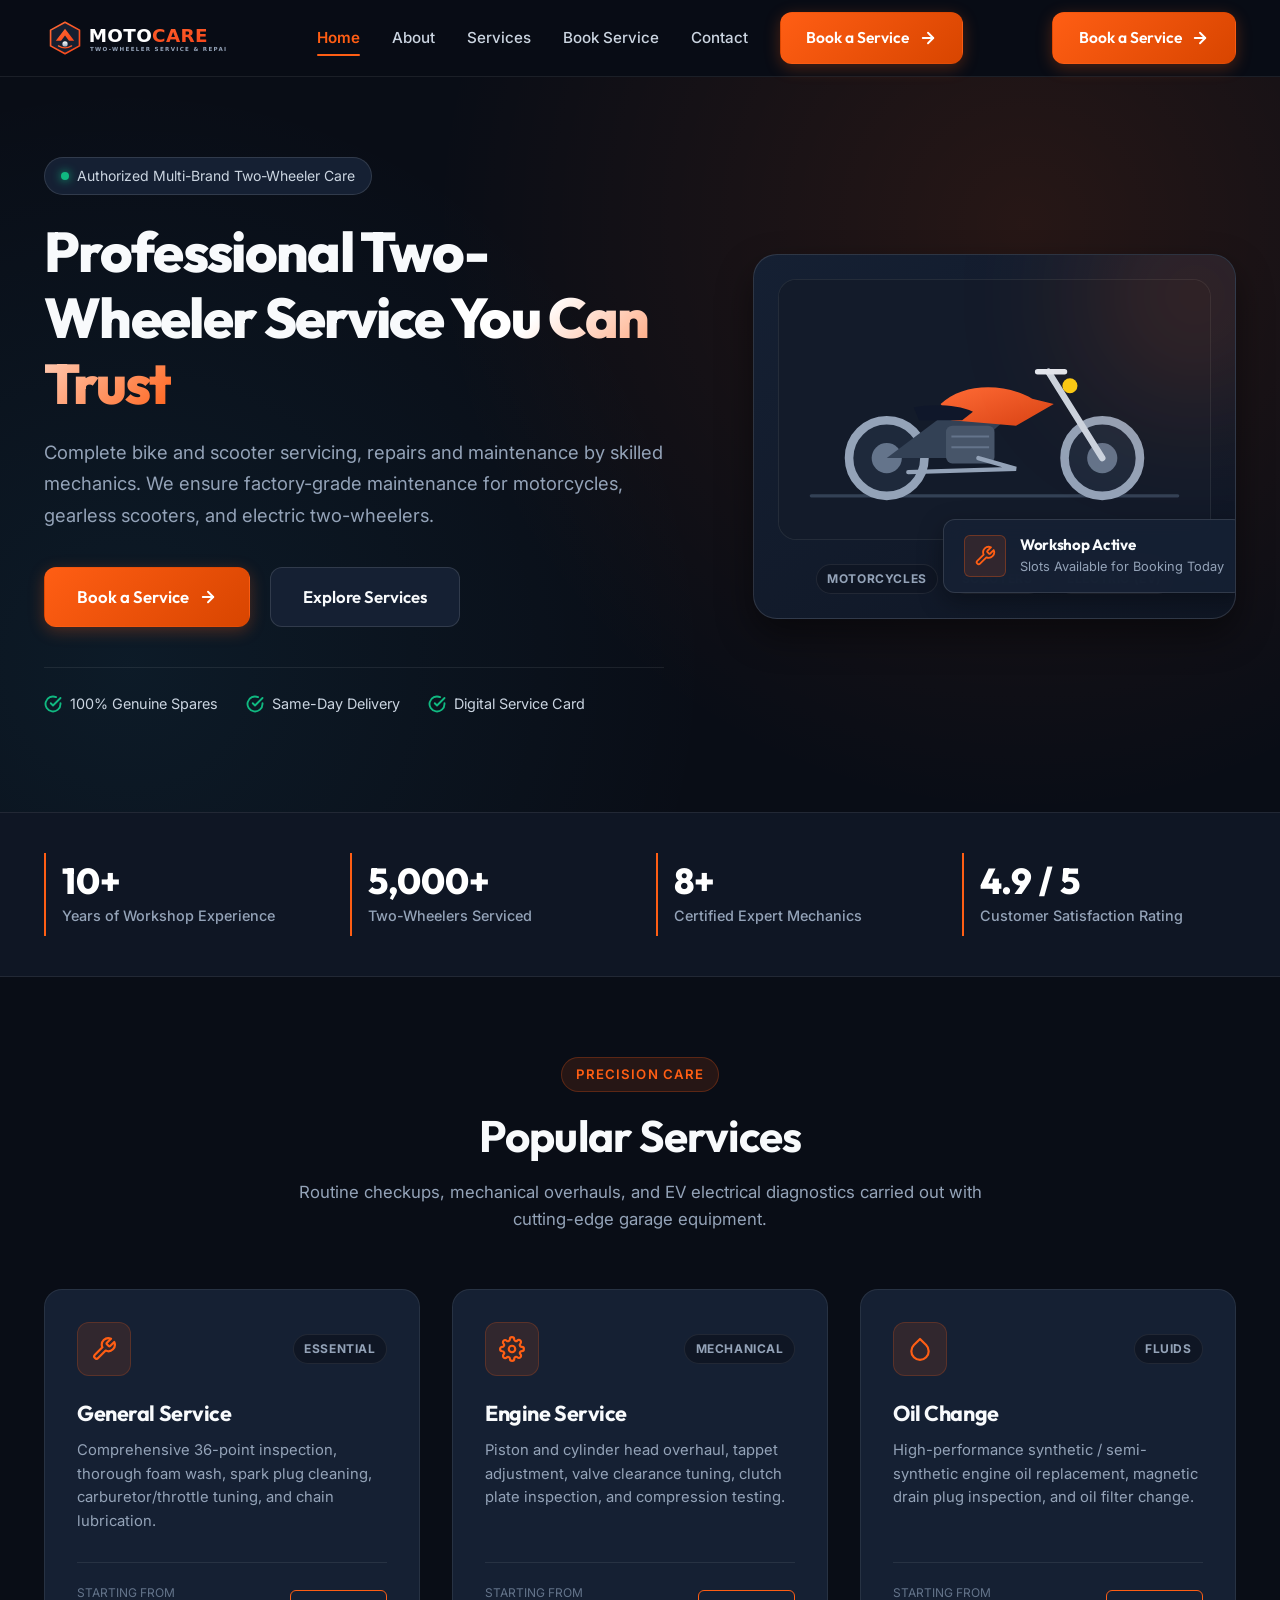
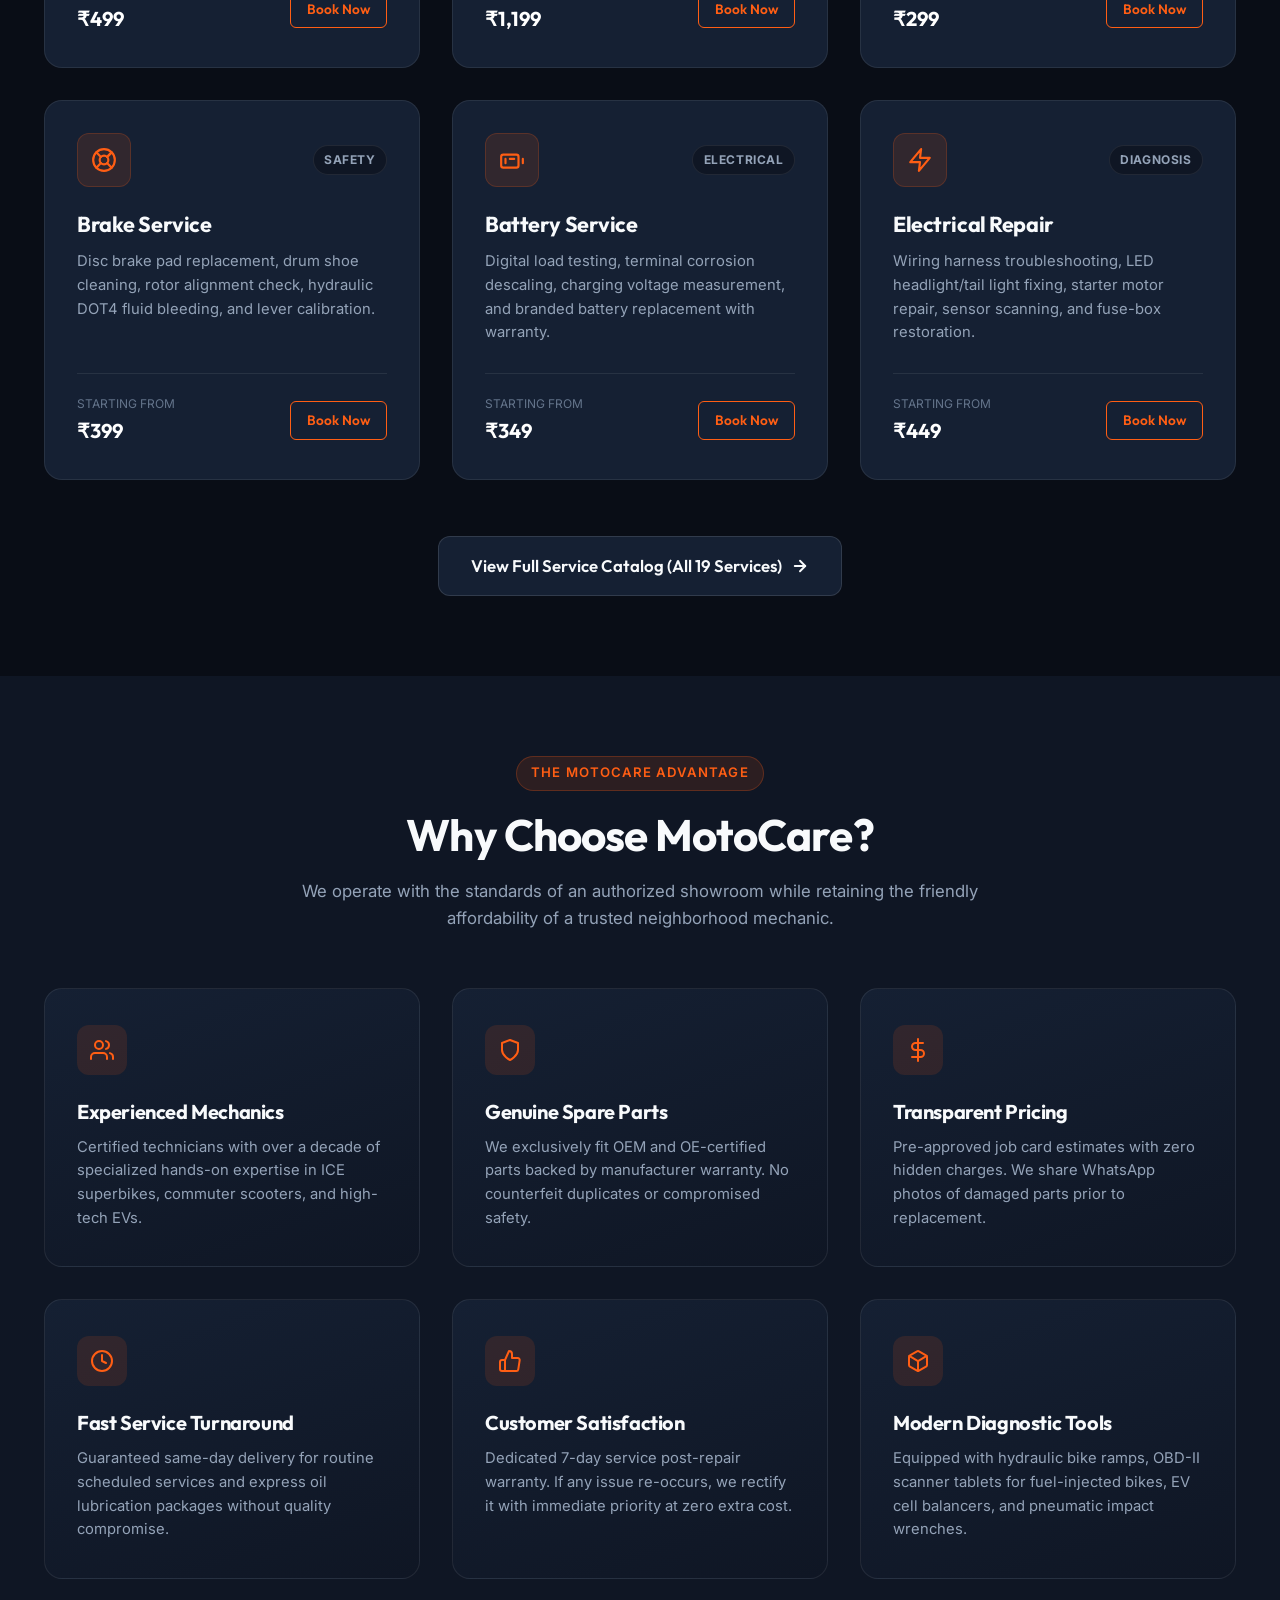
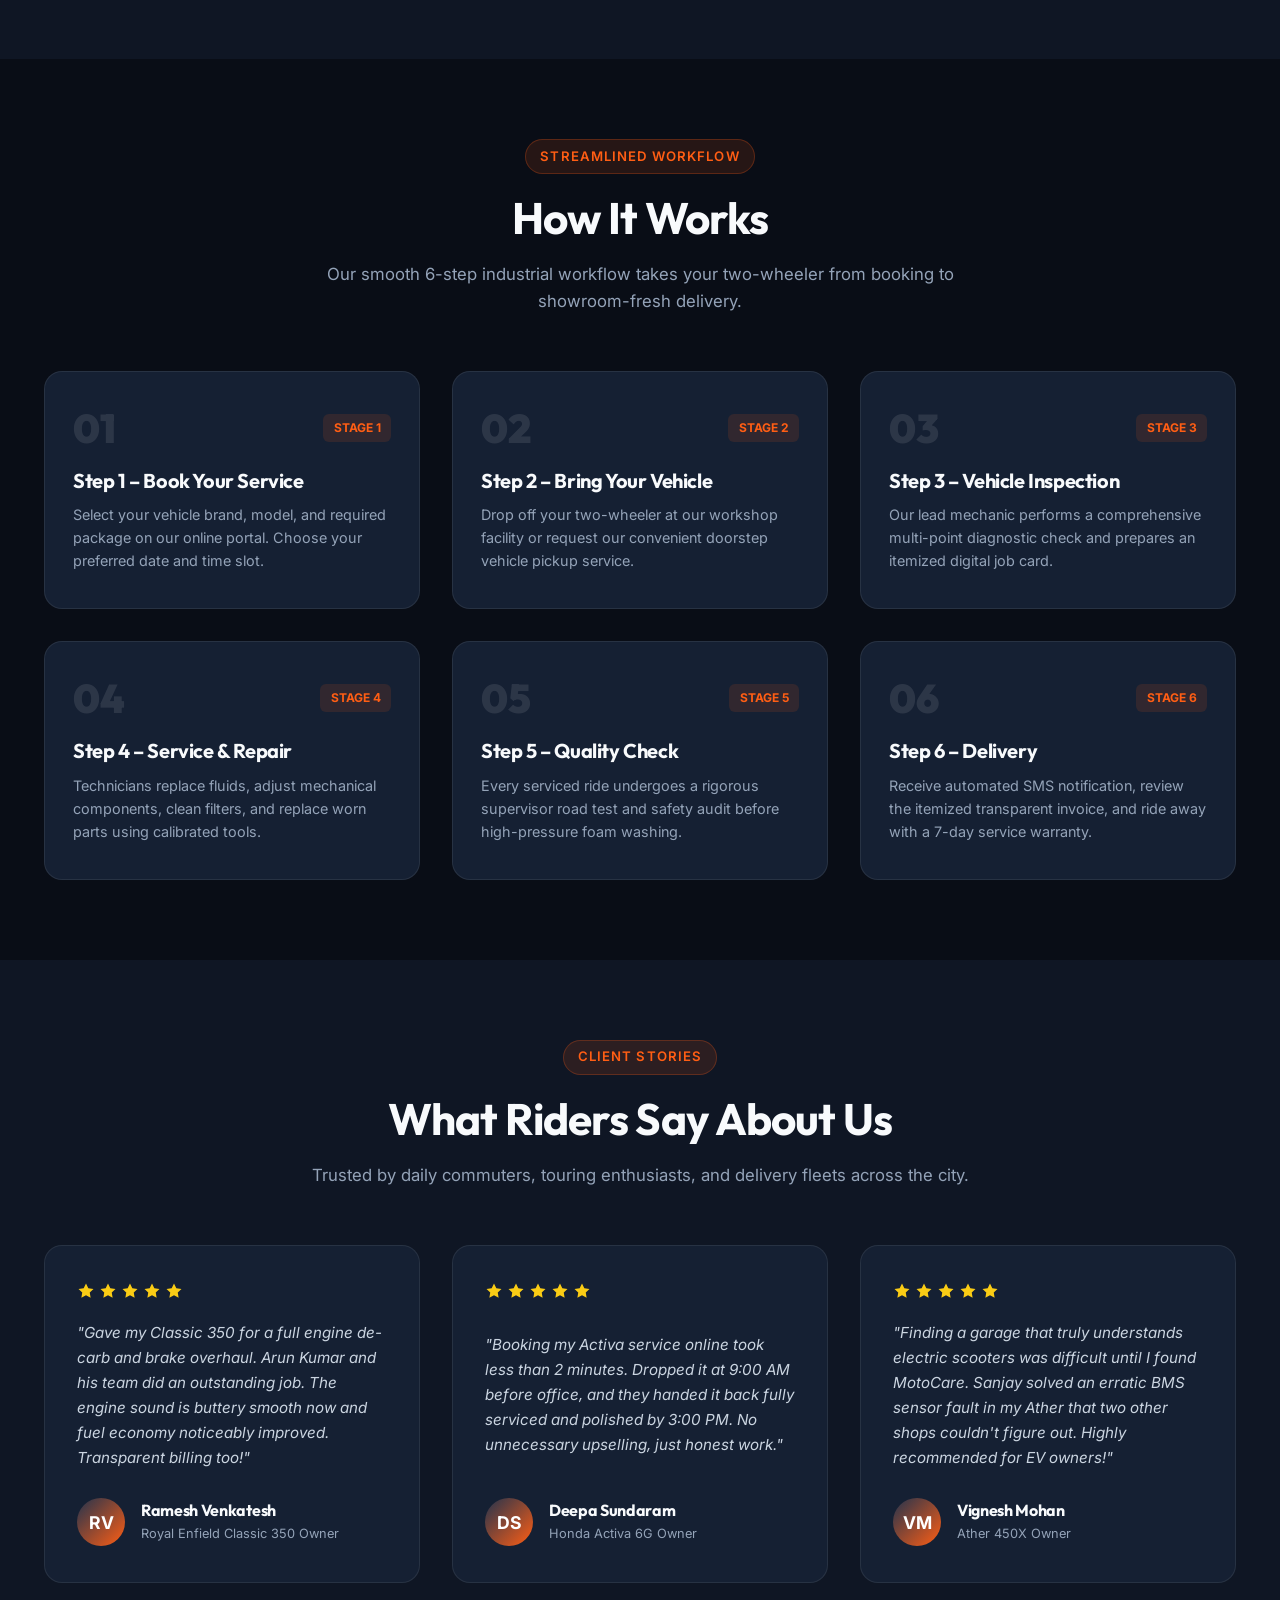
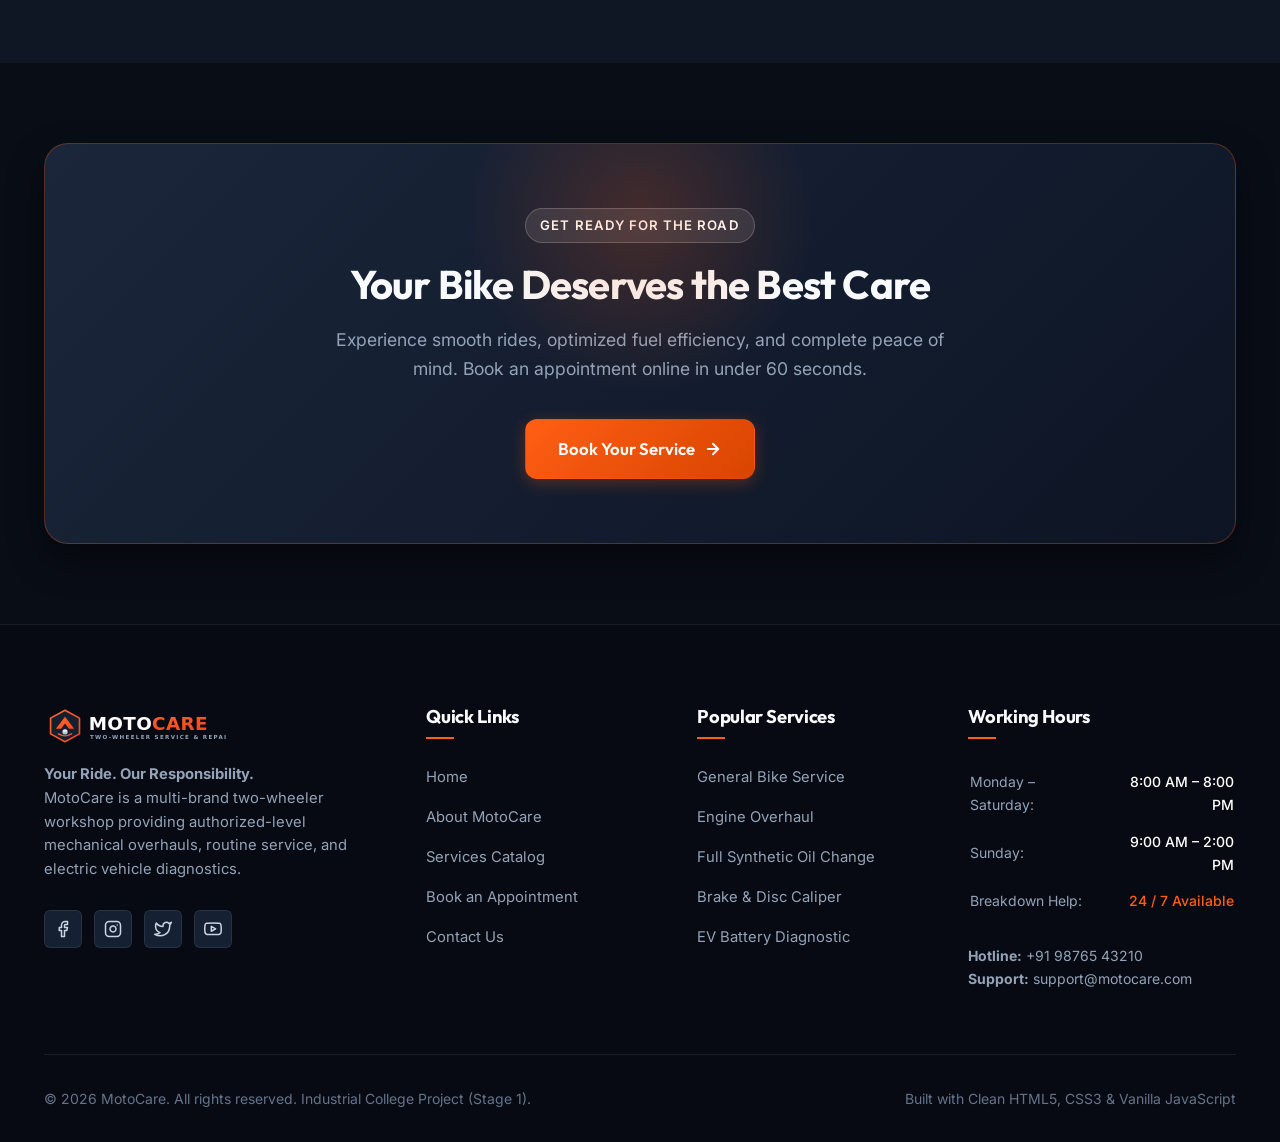
<file: web tech project/motocare/motocare/index.html>
<!DOCTYPE html>
<html lang="en">
<head>
  <meta charset="UTF-8">
  <meta name="viewport" content="width=device-width, initial-scale=1.0">
  <meta name="description" content="MotoCare – Professional Two-Wheeler Service & Mechanic Shop Management System. Expert repairs for motorcycles, scooters, and electric two-wheelers.">
  <meta name="keywords" content="bike service, motorcycle repair, scooter mechanic, two wheeler service, EV bike repair, MotoCare">
  <meta name="theme-color" content="#090d16">
  <title>MotoCare – Two-Wheeler Service &amp; Mechanic Shop Management System</title>

  <!-- Google Fonts: Outfit & Inter -->
  <link rel="preconnect" href="https://fonts.googleapis.com">
  <link rel="preconnect" href="https://fonts.gstatic.com" crossorigin>
  <link href="https://fonts.googleapis.com/css2?family=Inter:wght@400;500;600;700&family=Outfit:wght@500;600;700;800;900&display=swap" rel="stylesheet">

  <!-- Favicon -->
  <link rel="icon" type="image/svg+xml" href="images/logo/favicon.svg">

  <!-- Core Stylesheet -->
  <link rel="stylesheet" href="css/style.css">
</head>
<body>

  <!-- ========================================================================
       1. Header & Navigation Bar
       ======================================================================== -->
  <header class="site-header" id="siteHeader">
    <div class="container">
      <nav class="navbar" aria-label="Main Navigation">
        <!-- Logo -->
        <a href="index.html" class="brand-logo" title="MotoCare Home">
          <img src="images/logo/logo.svg" alt="MotoCare Logo" width="180" height="42">
        </a>

        <!-- Desktop Navigation Menu -->
        <ul class="nav-menu" id="primaryNavMenu">
          <li><a href="index.html" class="nav-link active">Home</a></li>
          <li><a href="about.html" class="nav-link">About</a></li>
          <li><a href="services.html" class="nav-link">Services</a></li>
          <li><a href="booking.html" class="nav-link">Book Service</a></li>
          <li><a href="contact.html" class="nav-link">Contact</a></li>
          <li class="mobile-cta">
            <a href="booking.html" class="btn btn-primary btn-block">
              <span>Book a Service</span>
              <svg viewBox="0 0 24 24" fill="none" stroke="currentColor" stroke-width="2.5" stroke-linecap="round" stroke-linejoin="round"><path d="M5 12h14"></path><path d="m12 5 7 7-7 7"></path></svg>
            </a>
          </li>
        </ul>

        <!-- Navigation Actions -->
        <div class="nav-actions">
          <a href="booking.html" class="btn btn-primary btn-desktop">
            <span>Book a Service</span>
            <svg viewBox="0 0 24 24" fill="none" stroke="currentColor" stroke-width="2.5" stroke-linecap="round" stroke-linejoin="round"><path d="M5 12h14"></path><path d="m12 5 7 7-7 7"></path></svg>
          </a>

          <!-- Mobile Toggle Button -->
          <button class="mobile-toggle" id="mobileMenuToggle" aria-label="Toggle navigation menu" aria-expanded="false" aria-controls="primaryNavMenu">
            <svg viewBox="0 0 24 24" fill="none" stroke="currentColor" stroke-width="2" stroke-linecap="round" stroke-linejoin="round">
              <line x1="3" y1="12" x2="21" y2="12"></line>
              <line x1="3" y1="6" x2="21" y2="6"></line>
              <line x1="3" y1="18" x2="21" y2="18"></line>
            </svg>
          </button>
        </div>
      </nav>
    </div>
  </header>

  <main id="mainContent">

    <!-- ======================================================================
         2. Hero Section
         ====================================================================== -->
    <section class="hero-section" aria-labelledby="heroTitle">
      <div class="container">
        <div class="hero-grid">
          <!-- Hero Text Content -->
          <div class="hero-content">
            <div class="hero-badge">
              <span class="pulse-dot"></span>
              <span>Authorized Multi-Brand Two-Wheeler Care</span>
            </div>
            <h1 class="hero-title" id="heroTitle">
              Professional Two-Wheeler Service <span class="text-gradient">You Can Trust</span>
            </h1>
            <p class="hero-text">
              Complete bike and scooter servicing, repairs and maintenance by skilled mechanics. 
              We ensure factory-grade maintenance for motorcycles, gearless scooters, and electric two-wheelers.
            </p>
            <div class="hero-actions">
              <a href="booking.html" class="btn btn-primary btn-lg">
                <span>Book a Service</span>
                <svg viewBox="0 0 24 24" fill="none" stroke="currentColor" stroke-width="2.5" stroke-linecap="round" stroke-linejoin="round"><path d="M5 12h14"></path><path d="m12 5 7 7-7 7"></path></svg>
              </a>
              <a href="services.html" class="btn btn-secondary btn-lg">
                <span>Explore Services</span>
              </a>
            </div>

            <!-- Trust Points -->
            <div class="hero-trust-list">
              <div class="trust-item">
                <svg viewBox="0 0 24 24" fill="none" stroke="currentColor" stroke-width="2.5" stroke-linecap="round" stroke-linejoin="round"><path d="M22 11.08V12a10 10 0 1 1-5.93-9.14"></path><polyline points="22 4 12 14.01 9 11.01"></polyline></svg>
                <span>100% Genuine Spares</span>
              </div>
              <div class="trust-item">
                <svg viewBox="0 0 24 24" fill="none" stroke="currentColor" stroke-width="2.5" stroke-linecap="round" stroke-linejoin="round"><path d="M22 11.08V12a10 10 0 1 1-5.93-9.14"></path><polyline points="22 4 12 14.01 9 11.01"></polyline></svg>
                <span>Same-Day Delivery</span>
              </div>
              <div class="trust-item">
                <svg viewBox="0 0 24 24" fill="none" stroke="currentColor" stroke-width="2.5" stroke-linecap="round" stroke-linejoin="round"><path d="M22 11.08V12a10 10 0 1 1-5.93-9.14"></path><polyline points="22 4 12 14.01 9 11.01"></polyline></svg>
                <span>Digital Service Card</span>
              </div>
            </div>
          </div>

          <!-- Hero Visual Component -->
          <div class="hero-visual">
            <div class="hero-card-stack">
              <div class="hero-img-container">
                <img src="images/bikes/motorcycle.svg" alt="Motorcycle engineering illustration" width="400" height="240">
              </div>

              <!-- Vehicle Categories Badges -->
              <div style="display: flex; gap: 0.75rem; justify-content: center; flex-wrap: wrap;">
                <span class="service-tag">Motorcycles</span>
                <span class="service-tag">Scooters</span>
                <span class="service-tag">Electric (EV)</span>
              </div>

              <!-- Floating Live Workshop Badge -->
              <div class="floating-badge">
                <div class="badge-icon">
                  <svg width="22" height="22" viewBox="0 0 24 24" fill="none" stroke="currentColor" stroke-width="2" stroke-linecap="round" stroke-linejoin="round"><path d="M14.7 6.3a1 1 0 0 0 0 1.4l1.6 1.6a1 1 0 0 0 1.4 0l3.77-3.77a6 6 0 0 1-7.94 7.94l-6.91 6.91a2.12 2.12 0 0 1-3-3l6.91-6.91a6 6 0 0 1 7.94-7.94l-3.76 3.76z"></path></svg>
                </div>
                <div class="badge-info">
                  <h4>Workshop Active</h4>
                  <p>Slots Available for Booking Today</p>
                </div>
              </div>
            </div>
          </div>
        </div>
      </div>
    </section>

    <!-- ======================================================================
         3. Quick Statistics Section
         ====================================================================== -->
    <section class="stats-section" aria-label="Business Statistics">
      <div class="container">
        <div class="stats-grid">
          <div class="stat-item">
            <span class="stat-number">10+</span>
            <span class="stat-label">Years of Workshop Experience</span>
          </div>
          <div class="stat-item">
            <span class="stat-number">5,000+</span>
            <span class="stat-label">Two-Wheelers Serviced</span>
          </div>
          <div class="stat-item">
            <span class="stat-number">8+</span>
            <span class="stat-label">Certified Expert Mechanics</span>
          </div>
          <div class="stat-item">
            <span class="stat-number">4.9 / 5</span>
            <span class="stat-label">Customer Satisfaction Rating</span>
          </div>
        </div>
      </div>
    </section>

    <!-- ======================================================================
         4. Popular Services Section
         ====================================================================== -->
    <section class="section-padding" id="popularServices" aria-labelledby="servicesTitle">
      <div class="container">
        <div class="section-header">
          <span class="section-badge">Precision Care</span>
          <h2 class="section-title" id="servicesTitle">Popular Services</h2>
          <p class="section-subtitle">
            Routine checkups, mechanical overhauls, and EV electrical diagnostics carried out with cutting-edge garage equipment.
          </p>
        </div>

        <div class="services-grid">
          <!-- 1. General Service -->
          <article class="service-card">
            <div class="service-card-top">
              <div class="service-icon-box">
                <svg viewBox="0 0 24 24" fill="none" stroke="currentColor" stroke-width="2" stroke-linecap="round" stroke-linejoin="round"><path d="M14.7 6.3a1 1 0 0 0 0 1.4l1.6 1.6a1 1 0 0 0 1.4 0l3.77-3.77a6 6 0 0 1-7.94 7.94l-6.91 6.91a2.12 2.12 0 0 1-3-3l6.91-6.91a6 6 0 0 1 7.94-7.94l-3.76 3.76z"></path></svg>
              </div>
              <span class="service-tag">Essential</span>
            </div>
            <h3 class="service-title">General Service</h3>
            <p class="service-desc">
              Comprehensive 36-point inspection, thorough foam wash, spark plug cleaning, carburetor/throttle tuning, and chain lubrication.
            </p>
            <div class="service-meta">
              <div class="service-price">
                <span class="price-label">Starting From</span>
                <span class="price-val">₹499</span>
              </div>
              <a href="booking.html?service=General+Service" class="btn btn-outline btn-sm">Book Now</a>
            </div>
          </article>

          <!-- 2. Engine Service -->
          <article class="service-card">
            <div class="service-card-top">
              <div class="service-icon-box">
                <svg viewBox="0 0 24 24" fill="none" stroke="currentColor" stroke-width="2" stroke-linecap="round" stroke-linejoin="round"><circle cx="12" cy="12" r="3"></circle><path d="M19.4 15a1.65 1.65 0 0 0 .33 1.82l.06.06a2 2 0 0 1 0 2.83 2 2 0 0 1-2.83 0l-.06-.06a1.65 1.65 0 0 0-1.82-.33 1.65 1.65 0 0 0-1 1.51V21a2 2 0 0 1-2 2 2 2 0 0 1-2-2v-.09A1.65 1.65 0 0 0 9 19.4a1.65 1.65 0 0 0-1.82.33l-.06.06a2 2 0 0 1-2.83 0 2 2 0 0 1 0-2.83l.06-.06a1.65 1.65 0 0 0 .33-1.82 1.65 1.65 0 0 0-1.51-1H3a2 2 0 0 1-2-2 2 2 0 0 1 2-2h.09A1.65 1.65 0 0 0 4.6 9a1.65 1.65 0 0 0-.33-1.82l-.06-.06a2 2 0 0 1 0-2.83 2 2 0 0 1 2.83 0l.06.06a1.65 1.65 0 0 0 1.82.33H9a1.65 1.65 0 0 0 1-1.51V3a2 2 0 0 1 2-2 2 2 0 0 1 2 2v.09a1.65 1.65 0 0 0 1 1.51 1.65 1.65 0 0 0 1.82-.33l.06-.06a2 2 0 0 1 2.83 0 2 2 0 0 1 0 2.83l-.06.06a1.65 1.65 0 0 0-.33 1.82V9a1.65 1.65 0 0 0 1.51 1H21a2 2 0 0 1 2 2 2 2 0 0 1-2 2h-.09a1.65 1.65 0 0 0-1.51 1z"></path></svg>
              </div>
              <span class="service-tag">Mechanical</span>
            </div>
            <h3 class="service-title">Engine Service</h3>
            <p class="service-desc">
              Piston and cylinder head overhaul, tappet adjustment, valve clearance tuning, clutch plate inspection, and compression testing.
            </p>
            <div class="service-meta">
              <div class="service-price">
                <span class="price-label">Starting From</span>
                <span class="price-val">₹1,199</span>
              </div>
              <a href="booking.html?service=Engine+Service" class="btn btn-outline btn-sm">Book Now</a>
            </div>
          </article>

          <!-- 3. Oil Change -->
          <article class="service-card">
            <div class="service-card-top">
              <div class="service-icon-box">
                <svg viewBox="0 0 24 24" fill="none" stroke="currentColor" stroke-width="2" stroke-linecap="round" stroke-linejoin="round"><path d="M12 2.69l5.66 5.66a8 8 0 1 1-11.31 0z"></path></svg>
              </div>
              <span class="service-tag">Fluids</span>
            </div>
            <h3 class="service-title">Oil Change</h3>
            <p class="service-desc">
              High-performance synthetic / semi-synthetic engine oil replacement, magnetic drain plug inspection, and oil filter change.
            </p>
            <div class="service-meta">
              <div class="service-price">
                <span class="price-label">Starting From</span>
                <span class="price-val">₹299</span>
              </div>
              <a href="booking.html?service=Oil+Change" class="btn btn-outline btn-sm">Book Now</a>
            </div>
          </article>

          <!-- 4. Brake Service -->
          <article class="service-card">
            <div class="service-card-top">
              <div class="service-icon-box">
                <svg viewBox="0 0 24 24" fill="none" stroke="currentColor" stroke-width="2" stroke-linecap="round" stroke-linejoin="round"><circle cx="12" cy="12" r="10"></circle><circle cx="12" cy="12" r="4"></circle><line x1="4.93" y1="4.93" x2="9.17" y2="9.17"></line><line x1="14.83" y1="14.83" x2="19.07" y2="19.07"></line><line x1="14.83" y1="9.17" x2="19.07" y2="4.93"></line><line x1="14.83" y1="9.17" x2="18.36" y2="5.64"></line><line x1="4.93" y1="19.07" x2="9.17" y2="14.83"></line></svg>
              </div>
              <span class="service-tag">Safety</span>
            </div>
            <h3 class="service-title">Brake Service</h3>
            <p class="service-desc">
              Disc brake pad replacement, drum shoe cleaning, rotor alignment check, hydraulic DOT4 fluid bleeding, and lever calibration.
            </p>
            <div class="service-meta">
              <div class="service-price">
                <span class="price-label">Starting From</span>
                <span class="price-val">₹399</span>
              </div>
              <a href="booking.html?service=Brake+Service" class="btn btn-outline btn-sm">Book Now</a>
            </div>
          </article>

          <!-- 5. Battery Service -->
          <article class="service-card">
            <div class="service-card-top">
              <div class="service-icon-box">
                <svg viewBox="0 0 24 24" fill="none" stroke="currentColor" stroke-width="2" stroke-linecap="round" stroke-linejoin="round"><rect x="2" y="7" width="16" height="12" rx="2"></rect><line x1="22" y1="11" x2="22" y2="15"></line><line x1="6" y1="11" x2="6" y2="15"></line><line x1="10" y1="11" x2="14" y2="11"></line></svg>
              </div>
              <span class="service-tag">Electrical</span>
            </div>
            <h3 class="service-title">Battery Service</h3>
            <p class="service-desc">
              Digital load testing, terminal corrosion descaling, charging voltage measurement, and branded battery replacement with warranty.
            </p>
            <div class="service-meta">
              <div class="service-price">
                <span class="price-label">Starting From</span>
                <span class="price-val">₹349</span>
              </div>
              <a href="booking.html?service=Battery+Service" class="btn btn-outline btn-sm">Book Now</a>
            </div>
          </article>

          <!-- 6. Electrical Repair -->
          <article class="service-card">
            <div class="service-card-top">
              <div class="service-icon-box">
                <svg viewBox="0 0 24 24" fill="none" stroke="currentColor" stroke-width="2" stroke-linecap="round" stroke-linejoin="round"><polygon points="13 2 3 14 12 14 11 22 21 10 12 10 13 2"></polygon></svg>
              </div>
              <span class="service-tag">Diagnosis</span>
            </div>
            <h3 class="service-title">Electrical Repair</h3>
            <p class="service-desc">
              Wiring harness troubleshooting, LED headlight/tail light fixing, starter motor repair, sensor scanning, and fuse-box restoration.
            </p>
            <div class="service-meta">
              <div class="service-price">
                <span class="price-label">Starting From</span>
                <span class="price-val">₹449</span>
              </div>
              <a href="booking.html?service=Electrical+Repair" class="btn btn-outline btn-sm">Book Now</a>
            </div>
          </article>
        </div>

        <div style="text-align: center; margin-top: 3.5rem;">
          <a href="services.html" class="btn btn-secondary btn-lg">
            <span>View Full Service Catalog (All 19 Services)</span>
            <svg viewBox="0 0 24 24" fill="none" stroke="currentColor" stroke-width="2.5" stroke-linecap="round" stroke-linejoin="round"><path d="M5 12h14"></path><path d="m12 5 7 7-7 7"></path></svg>
          </a>
        </div>
      </div>
    </section>

    <!-- ======================================================================
         5. Why Choose MotoCare Section
         ====================================================================== -->
    <section class="section-padding" style="background-color: var(--bg-surface);" aria-labelledby="whyChooseTitle">
      <div class="container">
        <div class="section-header">
          <span class="section-badge">The MotoCare Advantage</span>
          <h2 class="section-title" id="whyChooseTitle">Why Choose MotoCare?</h2>
          <p class="section-subtitle">
            We operate with the standards of an authorized showroom while retaining the friendly affordability of a trusted neighborhood mechanic.
          </p>
        </div>

        <div class="features-grid">
          <!-- 1. Experienced Mechanics -->
          <div class="feature-box">
            <div class="feature-icon-wrap">
              <svg viewBox="0 0 24 24" fill="none" stroke="currentColor" stroke-width="2" stroke-linecap="round" stroke-linejoin="round"><path d="M17 21v-2a4 4 0 0 0-4-4H5a4 4 0 0 0-4 4v2"></path><circle cx="9" cy="7" r="4"></circle><path d="M23 21v-2a4 4 0 0 0-3-3.87"></path><path d="M16 3.13a4 4 0 0 1 0 7.75"></path></svg>
            </div>
            <h3 class="feature-title">Experienced Mechanics</h3>
            <p class="feature-desc">
              Certified technicians with over a decade of specialized hands-on expertise in ICE superbikes, commuter scooters, and high-tech EVs.
            </p>
          </div>

          <!-- 2. Genuine Spare Parts -->
          <div class="feature-box">
            <div class="feature-icon-wrap">
              <svg viewBox="0 0 24 24" fill="none" stroke="currentColor" stroke-width="2" stroke-linecap="round" stroke-linejoin="round"><path d="M12 22s8-4 8-10V5l-8-3-8 3v7c0 6 8 10 8 10z"></path></svg>
            </div>
            <h3 class="feature-title">Genuine Spare Parts</h3>
            <p class="feature-desc">
              We exclusively fit OEM and OE-certified parts backed by manufacturer warranty. No counterfeit duplicates or compromised safety.
            </p>
          </div>

          <!-- 3. Transparent Pricing -->
          <div class="feature-box">
            <div class="feature-icon-wrap">
              <svg viewBox="0 0 24 24" fill="none" stroke="currentColor" stroke-width="2" stroke-linecap="round" stroke-linejoin="round"><line x1="12" y1="1" x2="12" y2="23"></line><path d="M17 5H9.5a3.5 3.5 0 0 0 0 7h5a3.5 3.5 0 0 1 0 7H6"></path></svg>
            </div>
            <h3 class="feature-title">Transparent Pricing</h3>
            <p class="feature-desc">
              Pre-approved job card estimates with zero hidden charges. We share WhatsApp photos of damaged parts prior to replacement.
            </p>
          </div>

          <!-- 4. Fast Service -->
          <div class="feature-box">
            <div class="feature-icon-wrap">
              <svg viewBox="0 0 24 24" fill="none" stroke="currentColor" stroke-width="2" stroke-linecap="round" stroke-linejoin="round"><circle cx="12" cy="12" r="10"></circle><polyline points="12 6 12 12 16 14"></polyline></svg>
            </div>
            <h3 class="feature-title">Fast Service Turnaround</h3>
            <p class="feature-desc">
              Guaranteed same-day delivery for routine scheduled services and express oil lubrication packages without quality compromise.
            </p>
          </div>

          <!-- 5. Customer Satisfaction -->
          <div class="feature-box">
            <div class="feature-icon-wrap">
              <svg viewBox="0 0 24 24" fill="none" stroke="currentColor" stroke-width="2" stroke-linecap="round" stroke-linejoin="round"><path d="M14 9V5a3 3 0 0 0-3-3l-4 9v11h11.28a2 2 0 0 0 2-1.7l1.38-9a2 2 0 0 0-2-2.3zM7 22H4a2 2 0 0 1-2-2v-7a2 2 0 0 1 2-2h3"></path></svg>
            </div>
            <h3 class="feature-title">Customer Satisfaction</h3>
            <p class="feature-desc">
              Dedicated 7-day service post-repair warranty. If any issue re-occurs, we rectify it with immediate priority at zero extra cost.
            </p>
          </div>

          <!-- 6. Modern Tools -->
          <div class="feature-box">
            <div class="feature-icon-wrap">
              <svg viewBox="0 0 24 24" fill="none" stroke="currentColor" stroke-width="2" stroke-linecap="round" stroke-linejoin="round"><path d="M21 16V8a2 2 0 0 0-1-1.73l-7-4a2 2 0 0 0-2 0l-7 4A2 2 0 0 0 3 8v8a2 2 0 0 0 1 1.73l7 4a2 2 0 0 0 2 0l7-4A2 2 0 0 0 21 16z"></path><polyline points="3.27 6.96 12 12.01 20.73 6.96"></polyline><line x1="12" y1="22.08" x2="12" y2="12"></line></svg>
            </div>
            <h3 class="feature-title">Modern Diagnostic Tools</h3>
            <p class="feature-desc">
              Equipped with hydraulic bike ramps, OBD-II scanner tablets for fuel-injected bikes, EV cell balancers, and pneumatic impact wrenches.
            </p>
          </div>
        </div>
      </div>
    </section>

    <!-- ======================================================================
         6. How It Works Section
         ====================================================================== -->
    <section class="section-padding" aria-labelledby="howItWorksTitle">
      <div class="container">
        <div class="section-header">
          <span class="section-badge">Streamlined Workflow</span>
          <h2 class="section-title" id="howItWorksTitle">How It Works</h2>
          <p class="section-subtitle">
            Our smooth 6-step industrial workflow takes your two-wheeler from booking to showroom-fresh delivery.
          </p>
        </div>

        <div class="how-it-works-grid">
          <!-- Step 1 -->
          <div class="step-card">
            <div class="step-header">
              <span class="step-number">01</span>
              <span class="step-badge">Stage 1</span>
            </div>
            <h3 class="step-title">Step 1 – Book Your Service</h3>
            <p class="step-desc">
              Select your vehicle brand, model, and required package on our online portal. Choose your preferred date and time slot.
            </p>
          </div>

          <!-- Step 2 -->
          <div class="step-card">
            <div class="step-header">
              <span class="step-number">02</span>
              <span class="step-badge">Stage 2</span>
            </div>
            <h3 class="step-title">Step 2 – Bring Your Vehicle</h3>
            <p class="step-desc">
              Drop off your two-wheeler at our workshop facility or request our convenient doorstep vehicle pickup service.
            </p>
          </div>

          <!-- Step 3 -->
          <div class="step-card">
            <div class="step-header">
              <span class="step-number">03</span>
              <span class="step-badge">Stage 3</span>
            </div>
            <h3 class="step-title">Step 3 – Vehicle Inspection</h3>
            <p class="step-desc">
              Our lead mechanic performs a comprehensive multi-point diagnostic check and prepares an itemized digital job card.
            </p>
          </div>

          <!-- Step 4 -->
          <div class="step-card">
            <div class="step-header">
              <span class="step-number">04</span>
              <span class="step-badge">Stage 4</span>
            </div>
            <h3 class="step-title">Step 4 – Service &amp; Repair</h3>
            <p class="step-desc">
              Technicians replace fluids, adjust mechanical components, clean filters, and replace worn parts using calibrated tools.
            </p>
          </div>

          <!-- Step 5 -->
          <div class="step-card">
            <div class="step-header">
              <span class="step-number">05</span>
              <span class="step-badge">Stage 5</span>
            </div>
            <h3 class="step-title">Step 5 – Quality Check</h3>
            <p class="step-desc">
              Every serviced ride undergoes a rigorous supervisor road test and safety audit before high-pressure foam washing.
            </p>
          </div>

          <!-- Step 6 -->
          <div class="step-card">
            <div class="step-header">
              <span class="step-number">06</span>
              <span class="step-badge">Stage 6</span>
            </div>
            <h3 class="step-title">Step 6 – Delivery</h3>
            <p class="step-desc">
              Receive automated SMS notification, review the itemized transparent invoice, and ride away with a 7-day service warranty.
            </p>
          </div>
        </div>
      </div>
    </section>

    <!-- ======================================================================
         7. Customer Testimonials Section
         ====================================================================== -->
    <section class="section-padding" style="background-color: var(--bg-surface);" aria-labelledby="reviewsTitle">
      <div class="container">
        <div class="section-header">
          <span class="section-badge">Client Stories</span>
          <h2 class="section-title" id="reviewsTitle">What Riders Say About Us</h2>
          <p class="section-subtitle">
            Trusted by daily commuters, touring enthusiasts, and delivery fleets across the city.
          </p>
        </div>

        <div class="testimonials-grid">
          <!-- Review 1 -->
          <div class="testimonial-card">
            <div class="star-rating" aria-label="5 out of 5 stars">
              <svg viewBox="0 0 24 24"><polygon points="12 2 15.09 8.26 22 9.27 17 14.14 18.18 21.02 12 17.77 5.82 21.02 7 14.14 2 9.27 8.91 8.26 12 2"></polygon></svg>
              <svg viewBox="0 0 24 24"><polygon points="12 2 15.09 8.26 22 9.27 17 14.14 18.18 21.02 12 17.77 5.82 21.02 7 14.14 2 9.27 8.91 8.26 12 2"></polygon></svg>
              <svg viewBox="0 0 24 24"><polygon points="12 2 15.09 8.26 22 9.27 17 14.14 18.18 21.02 12 17.77 5.82 21.02 7 14.14 2 9.27 8.91 8.26 12 2"></polygon></svg>
              <svg viewBox="0 0 24 24"><polygon points="12 2 15.09 8.26 22 9.27 17 14.14 18.18 21.02 12 17.77 5.82 21.02 7 14.14 2 9.27 8.91 8.26 12 2"></polygon></svg>
              <svg viewBox="0 0 24 24"><polygon points="12 2 15.09 8.26 22 9.27 17 14.14 18.18 21.02 12 17.77 5.82 21.02 7 14.14 2 9.27 8.91 8.26 12 2"></polygon></svg>
            </div>
            <p class="review-text">
              "Gave my Classic 350 for a full engine de-carb and brake overhaul. Arun Kumar and his team did an outstanding job. The engine sound is buttery smooth now and fuel economy noticeably improved. Transparent billing too!"
            </p>
            <div class="customer-info">
              <div class="customer-avatar">RV</div>
              <div class="customer-meta">
                <h4>Ramesh Venkatesh</h4>
                <p>Royal Enfield Classic 350 Owner</p>
              </div>
            </div>
          </div>

          <!-- Review 2 -->
          <div class="testimonial-card">
            <div class="star-rating" aria-label="5 out of 5 stars">
              <svg viewBox="0 0 24 24"><polygon points="12 2 15.09 8.26 22 9.27 17 14.14 18.18 21.02 12 17.77 5.82 21.02 7 14.14 2 9.27 8.91 8.26 12 2"></polygon></svg>
              <svg viewBox="0 0 24 24"><polygon points="12 2 15.09 8.26 22 9.27 17 14.14 18.18 21.02 12 17.77 5.82 21.02 7 14.14 2 9.27 8.91 8.26 12 2"></polygon></svg>
              <svg viewBox="0 0 24 24"><polygon points="12 2 15.09 8.26 22 9.27 17 14.14 18.18 21.02 12 17.77 5.82 21.02 7 14.14 2 9.27 8.91 8.26 12 2"></polygon></svg>
              <svg viewBox="0 0 24 24"><polygon points="12 2 15.09 8.26 22 9.27 17 14.14 18.18 21.02 12 17.77 5.82 21.02 7 14.14 2 9.27 8.91 8.26 12 2"></polygon></svg>
              <svg viewBox="0 0 24 24"><polygon points="12 2 15.09 8.26 22 9.27 17 14.14 18.18 21.02 12 17.77 5.82 21.02 7 14.14 2 9.27 8.91 8.26 12 2"></polygon></svg>
            </div>
            <p class="review-text">
              "Booking my Activa service online took less than 2 minutes. Dropped it at 9:00 AM before office, and they handed it back fully serviced and polished by 3:00 PM. No unnecessary upselling, just honest work."
            </p>
            <div class="customer-info">
              <div class="customer-avatar">DS</div>
              <div class="customer-meta">
                <h4>Deepa Sundaram</h4>
                <p>Honda Activa 6G Owner</p>
              </div>
            </div>
          </div>

          <!-- Review 3 -->
          <div class="testimonial-card">
            <div class="star-rating" aria-label="5 out of 5 stars">
              <svg viewBox="0 0 24 24"><polygon points="12 2 15.09 8.26 22 9.27 17 14.14 18.18 21.02 12 17.77 5.82 21.02 7 14.14 2 9.27 8.91 8.26 12 2"></polygon></svg>
              <svg viewBox="0 0 24 24"><polygon points="12 2 15.09 8.26 22 9.27 17 14.14 18.18 21.02 12 17.77 5.82 21.02 7 14.14 2 9.27 8.91 8.26 12 2"></polygon></svg>
              <svg viewBox="0 0 24 24"><polygon points="12 2 15.09 8.26 22 9.27 17 14.14 18.18 21.02 12 17.77 5.82 21.02 7 14.14 2 9.27 8.91 8.26 12 2"></polygon></svg>
              <svg viewBox="0 0 24 24"><polygon points="12 2 15.09 8.26 22 9.27 17 14.14 18.18 21.02 12 17.77 5.82 21.02 7 14.14 2 9.27 8.91 8.26 12 2"></polygon></svg>
              <svg viewBox="0 0 24 24"><polygon points="12 2 15.09 8.26 22 9.27 17 14.14 18.18 21.02 12 17.77 5.82 21.02 7 14.14 2 9.27 8.91 8.26 12 2"></polygon></svg>
            </div>
            <p class="review-text">
              "Finding a garage that truly understands electric scooters was difficult until I found MotoCare. Sanjay solved an erratic BMS sensor fault in my Ather that two other shops couldn't figure out. Highly recommended for EV owners!"
            </p>
            <div class="customer-info">
              <div class="customer-avatar">VM</div>
              <div class="customer-meta">
                <h4>Vignesh Mohan</h4>
                <p>Ather 450X Owner</p>
              </div>
            </div>
          </div>
        </div>
      </div>
    </section>

    <!-- ======================================================================
         8. Call To Action (CTA) Section
         ====================================================================== -->
    <section class="section-padding">
      <div class="container">
        <div class="cta-banner">
          <span class="section-badge" style="background: rgba(255,255,255,0.1); color: #ffffff; border-color: rgba(255,255,255,0.2);">
            Get Ready for the Road
          </span>
          <h2 class="cta-title">Your Bike Deserves the Best Care</h2>
          <p class="cta-desc">
            Experience smooth rides, optimized fuel efficiency, and complete peace of mind. Book an appointment online in under 60 seconds.
          </p>
          <a href="booking.html" class="btn btn-primary btn-lg">
            <span>Book Your Service</span>
            <svg viewBox="0 0 24 24" fill="none" stroke="currentColor" stroke-width="2.5" stroke-linecap="round" stroke-linejoin="round"><path d="M5 12h14"></path><path d="m12 5 7 7-7 7"></path></svg>
          </a>
        </div>
      </div>
    </section>

  </main>

  <!-- ========================================================================
       9. Footer
       ======================================================================== -->
  <footer class="site-footer">
    <div class="container">
      <div class="footer-grid">
        <!-- Brand & About -->
        <div class="footer-brand">
          <a href="index.html" class="brand-logo" title="MotoCare Home">
            <img src="images/logo/logo.svg" alt="MotoCare Logo" width="180" height="42">
          </a>
          <p>
            <strong>Your Ride. Our Responsibility.</strong><br>
            MotoCare is a multi-brand two-wheeler workshop providing authorized-level mechanical overhauls, routine service, and electric vehicle diagnostics.
          </p>
          <!-- Social Icons Placeholder -->
          <div class="social-links" aria-label="Social Media Links">
            <a href="#" class="social-link" title="Facebook" aria-label="Facebook">
              <svg viewBox="0 0 24 24" fill="none" stroke="currentColor" stroke-width="2" stroke-linecap="round" stroke-linejoin="round"><path d="M18 2h-3a5 5 0 0 0-5 5v3H7v4h3v8h4v-8h3l1-4h-4V7a1 1 0 0 1 1-1h3z"></path></svg>
            </a>
            <a href="#" class="social-link" title="Instagram" aria-label="Instagram">
              <svg viewBox="0 0 24 24" fill="none" stroke="currentColor" stroke-width="2" stroke-linecap="round" stroke-linejoin="round"><rect x="2" y="2" width="20" height="20" rx="5" ry="5"></rect><path d="M16 11.37A4 4 0 1 1 12.63 8 4 4 0 0 1 16 11.37z"></path><line x1="17.5" y1="6.5" x2="17.51" y2="6.5"></line></svg>
            </a>
            <a href="#" class="social-link" title="Twitter / X" aria-label="Twitter">
              <svg viewBox="0 0 24 24" fill="none" stroke="currentColor" stroke-width="2" stroke-linecap="round" stroke-linejoin="round"><path d="M23 3a10.9 10.9 0 0 1-3.14 1.53 4.48 4.48 0 0 0-7.86 3v1A10.66 10.66 0 0 1 3 4s-4 9 5 13a11.64 11.64 0 0 1-7 2c9 5 20 0 20-11.5a4.5 4.5 0 0 0-.08-.83A7.72 7.72 0 0 0 23 3z"></path></svg>
            </a>
            <a href="#" class="social-link" title="YouTube" aria-label="YouTube">
              <svg viewBox="0 0 24 24" fill="none" stroke="currentColor" stroke-width="2" stroke-linecap="round" stroke-linejoin="round"><path d="M22.54 6.42a2.78 2.78 0 0 0-1.94-2C18.88 4 12 4 12 4s-6.88 0-8.6.46a2.78 2.78 0 0 0-1.94 2A29 29 0 0 0 1 11.75a29 29 0 0 0 .46 5.33A2.78 2.78 0 0 0 3.4 19c1.72.46 8.6.46 8.6.46s6.88 0 8.6-.46a2.78 2.78 0 0 0 1.94-2 29 29 0 0 0 .46-5.25 29 29 0 0 0-.46-5.33z"></path><polygon points="9.75 15.02 15.5 11.75 9.75 8.48 9.75 15.02"></polygon></svg>
            </a>
          </div>
        </div>

        <!-- Quick Links -->
        <div class="footer-col">
          <h4>Quick Links</h4>
          <ul class="footer-links">
            <li><a href="index.html">Home</a></li>
            <li><a href="about.html">About MotoCare</a></li>
            <li><a href="services.html">Services Catalog</a></li>
            <li><a href="booking.html">Book an Appointment</a></li>
            <li><a href="contact.html">Contact Us</a></li>
          </ul>
        </div>

        <!-- Popular Services -->
        <div class="footer-col">
          <h4>Popular Services</h4>
          <ul class="footer-links">
            <li><a href="services.html#general">General Bike Service</a></li>
            <li><a href="services.html#mechanical">Engine Overhaul</a></li>
            <li><a href="services.html#general">Full Synthetic Oil Change</a></li>
            <li><a href="services.html#mechanical">Brake &amp; Disc Caliper</a></li>
            <li><a href="services.html#ev">EV Battery Diagnostic</a></li>
          </ul>
        </div>

        <!-- Working Hours & Contact -->
        <div class="footer-col">
          <h4>Working Hours</h4>
          <table class="hours-table">
            <tbody>
              <tr>
                <td>Monday – Saturday:</td>
                <td>8:00 AM – 8:00 PM</td>
              </tr>
              <tr>
                <td>Sunday:</td>
                <td>9:00 AM – 2:00 PM</td>
              </tr>
              <tr>
                <td>Breakdown Help:</td>
                <td><span class="text-orange">24 / 7 Available</span></td>
              </tr>
            </tbody>
          </table>

          <div style="margin-top: 1.5rem; font-size: 0.875rem; color: var(--text-muted);">
            <p><strong>Hotline:</strong> +91 98765 43210</p>
            <p><strong>Support:</strong> support@motocare.com</p>
          </div>
        </div>
      </div>

      <!-- Copyright Bottom Bar -->
      <div class="footer-bottom">
        <p>&copy; <span class="current-year" id="currentYear">2026</span> MotoCare. All rights reserved. Industrial College Project (Stage 1).</p>
        <p>Built with Clean HTML5, CSS3 &amp; Vanilla JavaScript</p>
      </div>
    </div>
  </footer>

  <!-- Script -->
  <script src="js/script.js"></script>
</body>
</html>
</file>
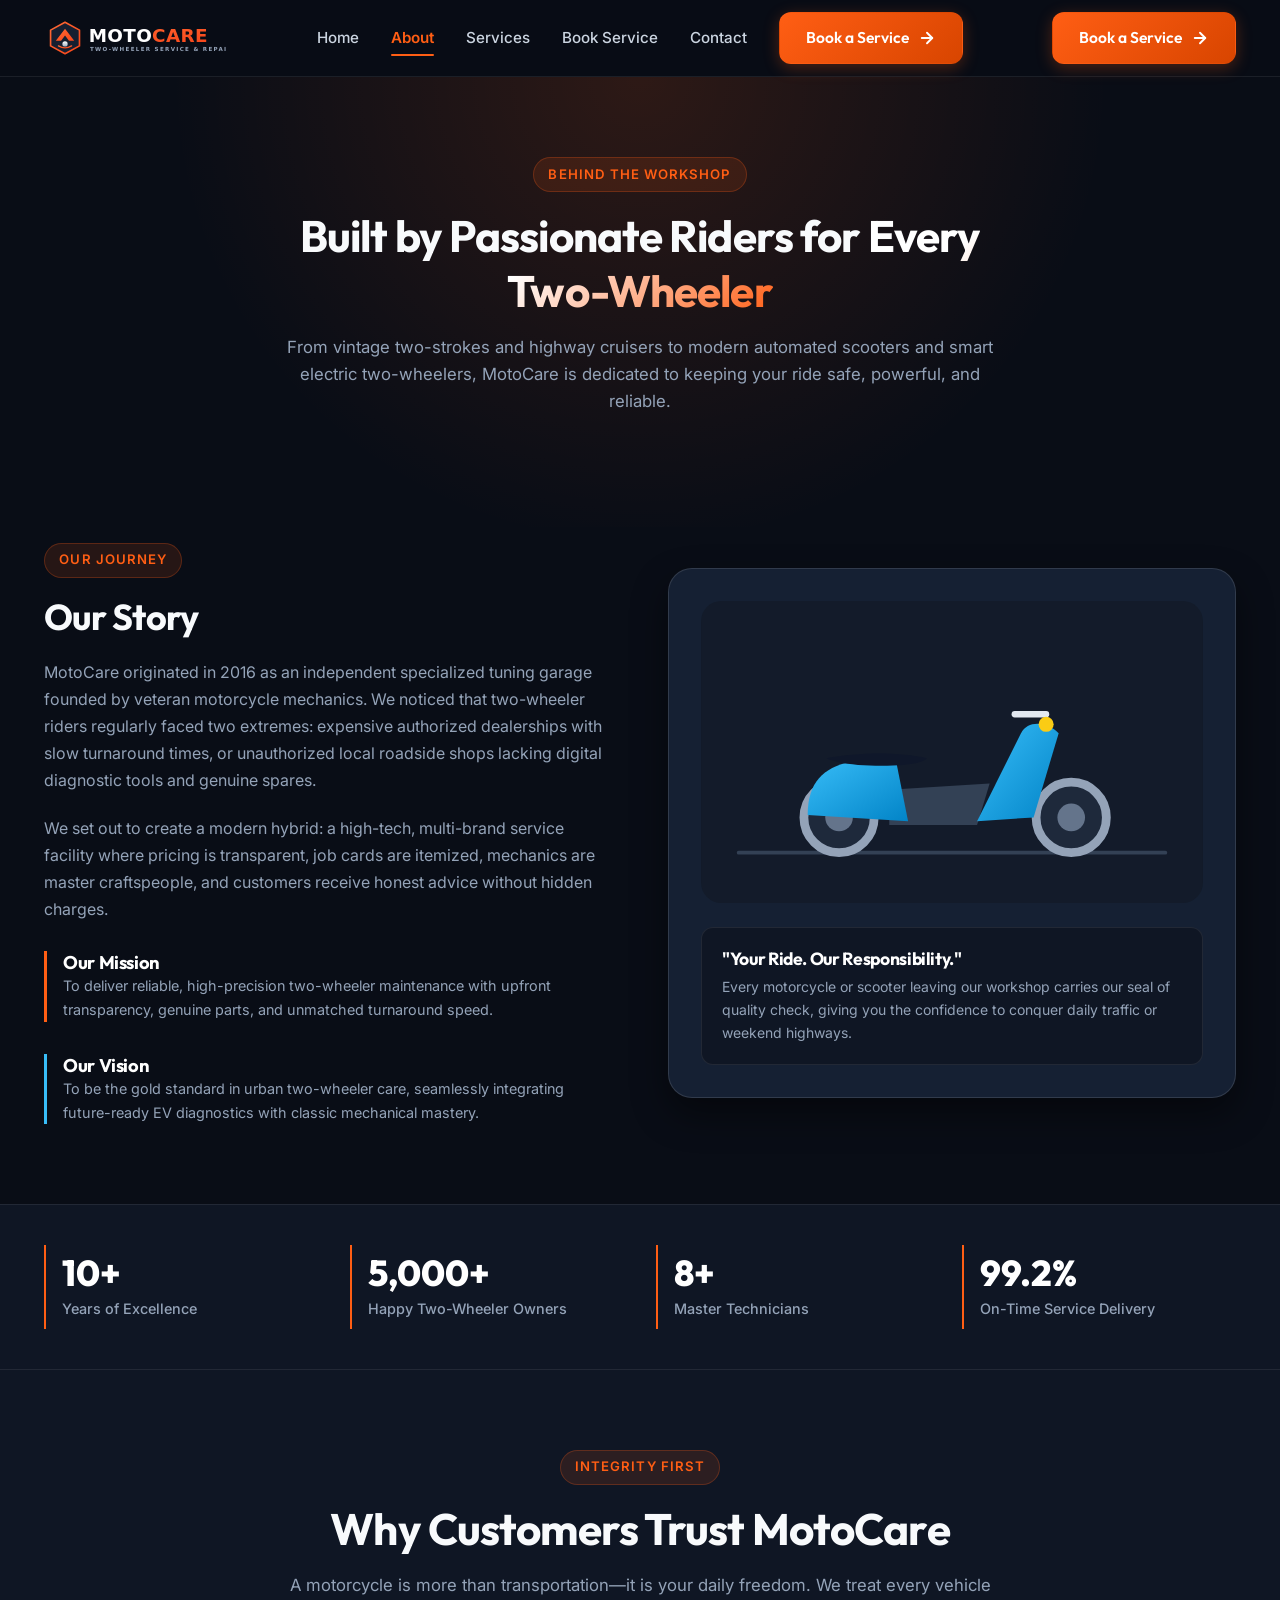
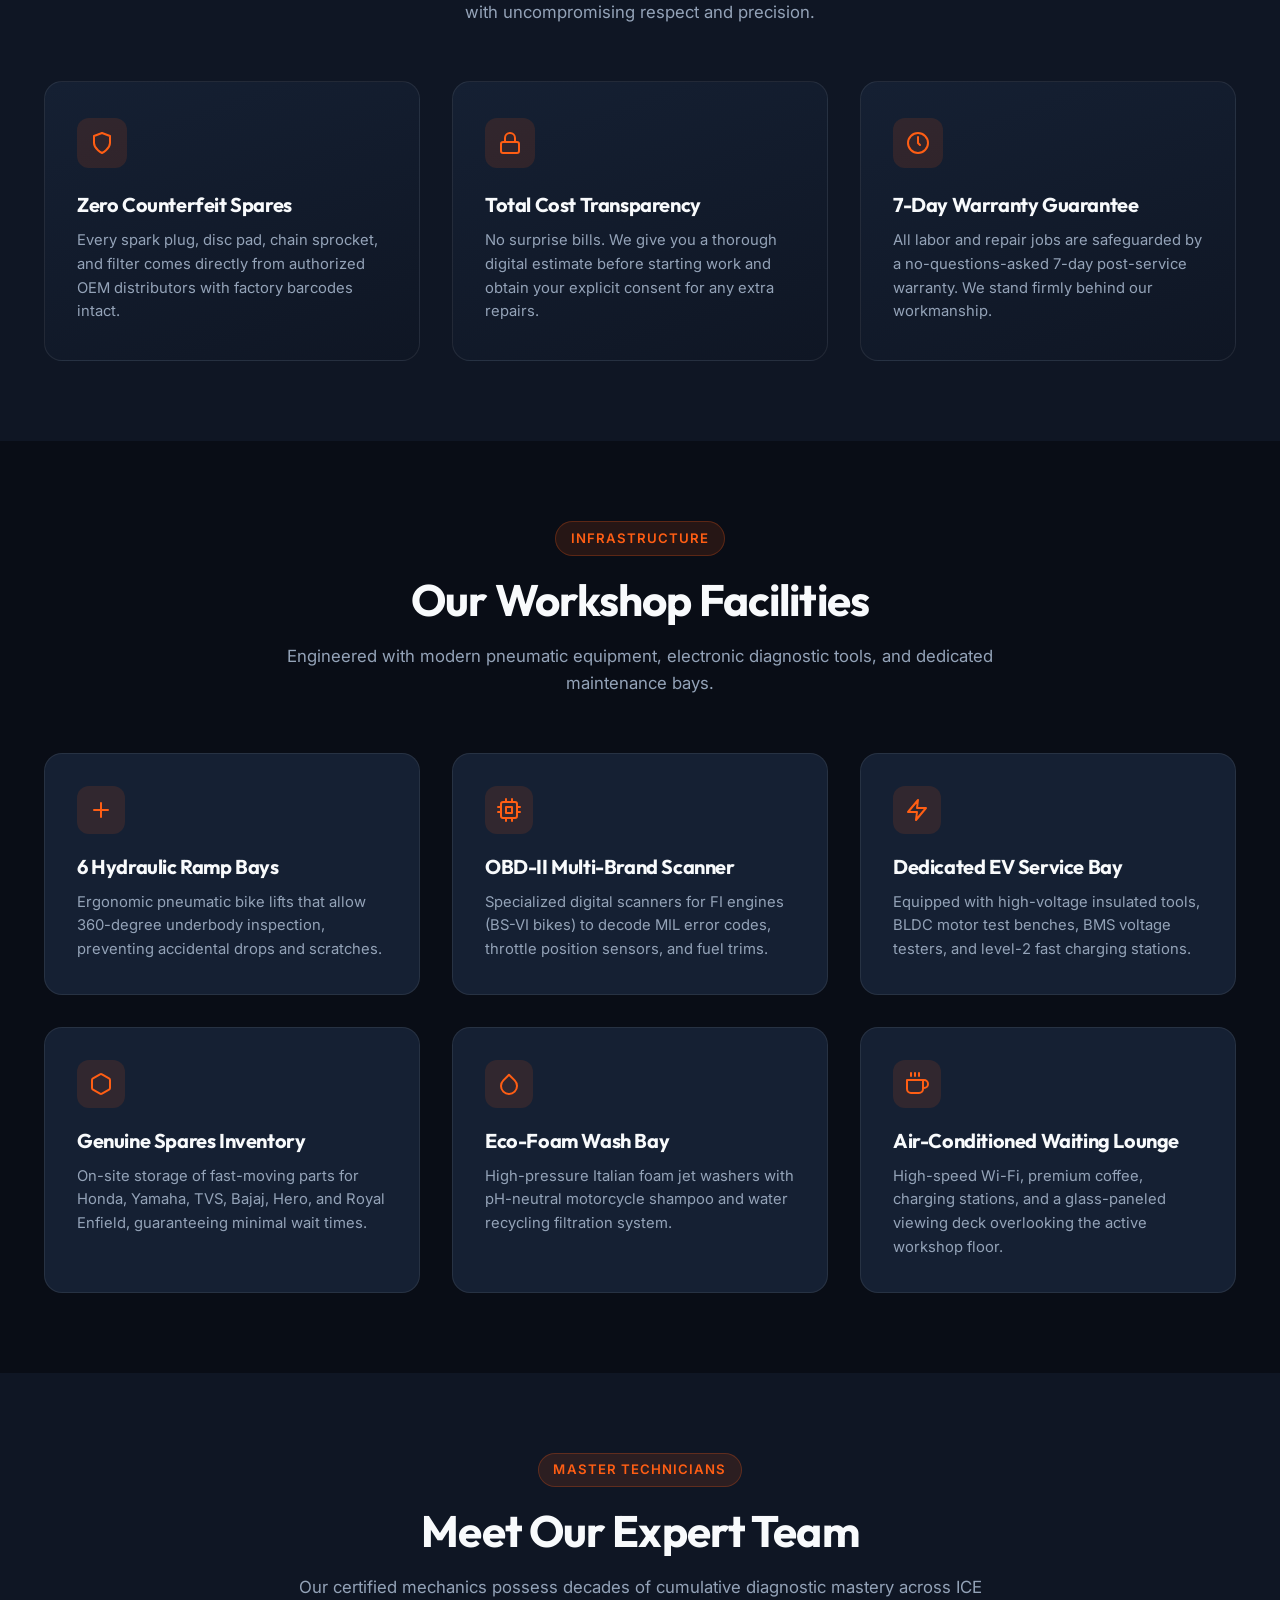
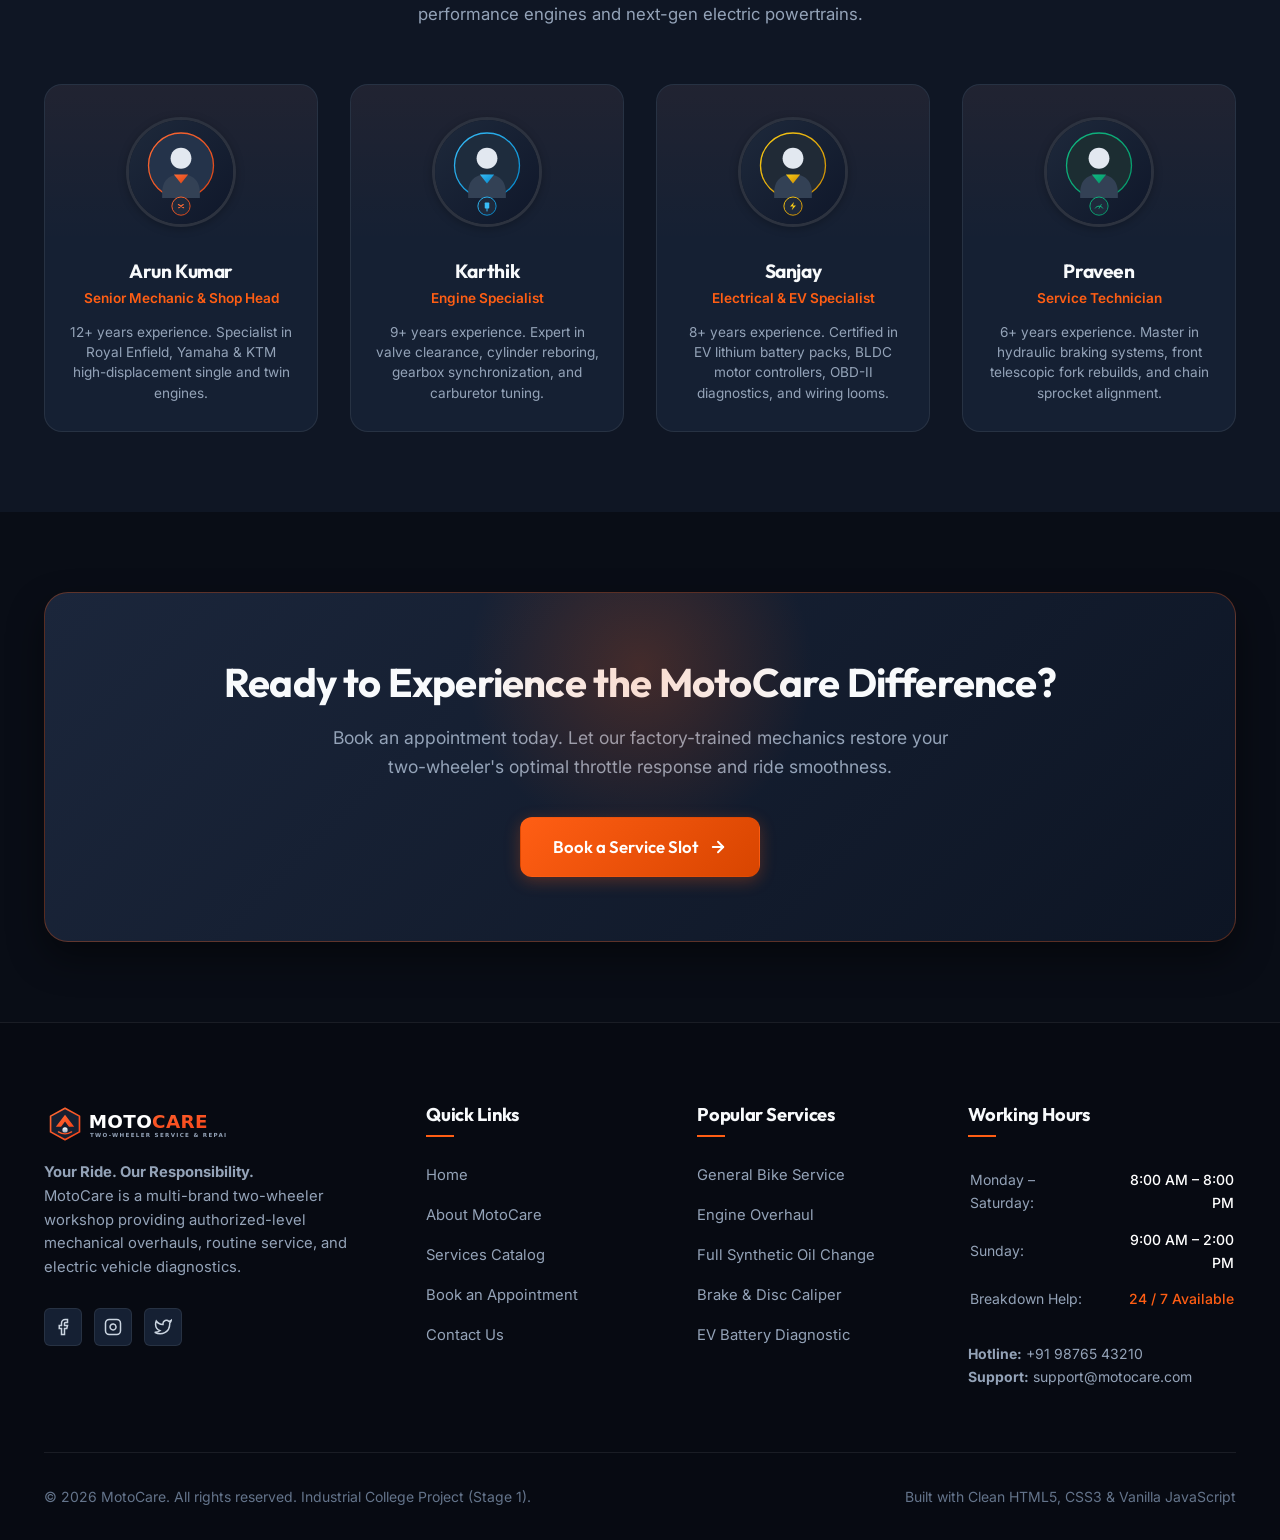
<file: web tech project/motocare/motocare/about.html>
<!DOCTYPE html>
<html lang="en">
<head>
  <meta charset="UTF-8">
  <meta name="viewport" content="width=device-width, initial-scale=1.0">
  <meta name="description" content="Learn about MotoCare – Our story, mission, certified mechanic team, and advanced workshop infrastructure for two-wheelers.">
  <meta name="theme-color" content="#090d16">
  <title>About Us – MotoCare Two-Wheeler Service &amp; Mechanic Shop</title>

  <!-- Google Fonts: Outfit & Inter -->
  <link rel="preconnect" href="https://fonts.googleapis.com">
  <link rel="preconnect" href="https://fonts.gstatic.com" crossorigin>
  <link href="https://fonts.googleapis.com/css2?family=Inter:wght@400;500;600;700&family=Outfit:wght@500;600;700;800;900&display=swap" rel="stylesheet">

  <!-- Favicon -->
  <link rel="icon" type="image/svg+xml" href="images/logo/favicon.svg">

  <!-- Core Stylesheet -->
  <link rel="stylesheet" href="css/style.css">
</head>
<body>

  <!-- ========================================================================
       1. Header & Navigation Bar
       ======================================================================== -->
  <header class="site-header" id="siteHeader">
    <div class="container">
      <nav class="navbar" aria-label="Main Navigation">
        <!-- Logo -->
        <a href="index.html" class="brand-logo" title="MotoCare Home">
          <img src="images/logo/logo.svg" alt="MotoCare Logo" width="180" height="42">
        </a>

        <!-- Desktop Navigation Menu -->
        <ul class="nav-menu" id="primaryNavMenu">
          <li><a href="index.html" class="nav-link">Home</a></li>
          <li><a href="about.html" class="nav-link active">About</a></li>
          <li><a href="services.html" class="nav-link">Services</a></li>
          <li><a href="booking.html" class="nav-link">Book Service</a></li>
          <li><a href="contact.html" class="nav-link">Contact</a></li>
          <li class="mobile-cta">
            <a href="booking.html" class="btn btn-primary btn-block">
              <span>Book a Service</span>
              <svg viewBox="0 0 24 24" fill="none" stroke="currentColor" stroke-width="2.5" stroke-linecap="round" stroke-linejoin="round"><path d="M5 12h14"></path><path d="m12 5 7 7-7 7"></path></svg>
            </a>
          </li>
        </ul>

        <!-- Navigation Actions -->
        <div class="nav-actions">
          <a href="booking.html" class="btn btn-primary btn-desktop">
            <span>Book a Service</span>
            <svg viewBox="0 0 24 24" fill="none" stroke="currentColor" stroke-width="2.5" stroke-linecap="round" stroke-linejoin="round"><path d="M5 12h14"></path><path d="m12 5 7 7-7 7"></path></svg>
          </a>

          <!-- Mobile Toggle Button -->
          <button class="mobile-toggle" id="mobileMenuToggle" aria-label="Toggle navigation menu" aria-expanded="false" aria-controls="primaryNavMenu">
            <svg viewBox="0 0 24 24" fill="none" stroke="currentColor" stroke-width="2" stroke-linecap="round" stroke-linejoin="round">
              <line x1="3" y1="12" x2="21" y2="12"></line>
              <line x1="3" y1="6" x2="21" y2="6"></line>
              <line x1="3" y1="18" x2="21" y2="18"></line>
            </svg>
          </button>
        </div>
      </nav>
    </div>
  </header>

  <main id="mainContent">

    <!-- ======================================================================
         2. About Hero Banner
         ====================================================================== -->
    <section class="section-padding" style="background: radial-gradient(circle at 50% 0%, rgba(255,94,20,0.15) 0%, transparent 60%);">
      <div class="container">
        <div class="section-header" style="margin-bottom: 2rem;">
          <span class="section-badge">Behind The Workshop</span>
          <h1 class="section-title">Built by Passionate Riders for <span class="text-gradient">Every Two-Wheeler</span></h1>
          <p class="section-subtitle">
            From vintage two-strokes and highway cruisers to modern automated scooters and smart electric two-wheelers, MotoCare is dedicated to keeping your ride safe, powerful, and reliable.
          </p>
        </div>
      </div>
    </section>

    <!-- ======================================================================
         3. Our Story, Mission & Vision
         ====================================================================== -->
    <section class="section-padding" style="padding-top: 1rem;">
      <div class="container">
        <div style="display: grid; grid-template-columns: 1fr 1fr; gap: 3.5rem; align-items: center;">
          <div>
            <span class="section-badge">Our Journey</span>
            <h2 style="font-size: 2.25rem; margin-bottom: 1.25rem;">Our Story</h2>
            <p style="color: var(--text-muted); margin-bottom: 1.25rem; line-height: 1.7;">
              MotoCare originated in 2016 as an independent specialized tuning garage founded by veteran motorcycle mechanics. We noticed that two-wheeler riders regularly faced two extremes: expensive authorized dealerships with slow turnaround times, or unauthorized local roadside shops lacking digital diagnostic tools and genuine spares.
            </p>
            <p style="color: var(--text-muted); margin-bottom: 1.75rem; line-height: 1.7;">
              We set out to create a modern hybrid: a high-tech, multi-brand service facility where pricing is transparent, job cards are itemized, mechanics are master craftspeople, and customers receive honest advice without hidden charges.
            </p>

            <div style="display: flex; gap: 1.5rem; flex-wrap: wrap;">
              <div style="border-left: 3px solid var(--accent-orange); padding-left: 1rem;">
                <h4 style="font-size: 1.15rem; color: #ffffff;">Our Mission</h4>
                <p style="font-size: 0.9rem; color: var(--text-muted);">
                  To deliver reliable, high-precision two-wheeler maintenance with upfront transparency, genuine parts, and unmatched turnaround speed.
                </p>
              </div>
              <div style="border-left: 3px solid var(--color-blue); padding-left: 1rem; margin-top: 0.5rem;">
                <h4 style="font-size: 1.15rem; color: #ffffff;">Our Vision</h4>
                <p style="font-size: 0.9rem; color: var(--text-muted);">
                  To be the gold standard in urban two-wheeler care, seamlessly integrating future-ready EV diagnostics with classic mechanical mastery.
                </p>
              </div>
            </div>
          </div>

          <!-- Visual Illustration Container -->
          <div style="background-color: var(--bg-card); border: 1px solid var(--border-card); border-radius: var(--radius-xl); padding: 2rem; box-shadow: var(--shadow-lg);">
            <img src="images/bikes/scooter.svg" alt="Scooter workshop illustration" style="width: 100%; border-radius: var(--radius-md); margin-bottom: 1.5rem;">
            
            <div style="background-color: var(--bg-surface); padding: 1.25rem; border-radius: var(--radius-md); border: 1px solid var(--border-subtle);">
              <h4 style="font-size: 1.1rem; margin-bottom: 0.35rem; color: #ffffff;">"Your Ride. Our Responsibility."</h4>
              <p style="font-size: 0.875rem; color: var(--text-muted);">
                Every motorcycle or scooter leaving our workshop carries our seal of quality check, giving you the confidence to conquer daily traffic or weekend highways.
              </p>
            </div>
          </div>
        </div>
      </div>
    </section>

    <!-- ======================================================================
         4. Statistics Section
         ====================================================================== -->
    <section class="stats-section" aria-label="Key Achievements">
      <div class="container">
        <div class="stats-grid">
          <div class="stat-item">
            <span class="stat-number">10+</span>
            <span class="stat-label">Years of Excellence</span>
          </div>
          <div class="stat-item">
            <span class="stat-number">5,000+</span>
            <span class="stat-label">Happy Two-Wheeler Owners</span>
          </div>
          <div class="stat-item">
            <span class="stat-number">8+</span>
            <span class="stat-label">Master Technicians</span>
          </div>
          <div class="stat-item">
            <span class="stat-number">99.2%</span>
            <span class="stat-label">On-Time Service Delivery</span>
          </div>
        </div>
      </div>
    </section>

    <!-- ======================================================================
         5. Why Customers Trust Us
         ====================================================================== -->
    <section class="section-padding" style="background-color: var(--bg-surface);">
      <div class="container">
        <div class="section-header">
          <span class="section-badge">Integrity First</span>
          <h2 class="section-title">Why Customers Trust MotoCare</h2>
          <p class="section-subtitle">
            A motorcycle is more than transportation—it is your daily freedom. We treat every vehicle with uncompromising respect and precision.
          </p>
        </div>

        <div class="features-grid">
          <div class="feature-box">
            <div class="feature-icon-wrap">
              <svg viewBox="0 0 24 24" fill="none" stroke="currentColor" stroke-width="2" stroke-linecap="round" stroke-linejoin="round"><path d="M12 22s8-4 8-10V5l-8-3-8 3v7c0 6 8 10 8 10z"></path></svg>
            </div>
            <h3 class="feature-title">Zero Counterfeit Spares</h3>
            <p class="feature-desc">
              Every spark plug, disc pad, chain sprocket, and filter comes directly from authorized OEM distributors with factory barcodes intact.
            </p>
          </div>

          <div class="feature-box">
            <div class="feature-icon-wrap">
              <svg viewBox="0 0 24 24" fill="none" stroke="currentColor" stroke-width="2" stroke-linecap="round" stroke-linejoin="round"><rect x="3" y="11" width="18" height="11" rx="2" ry="2"></rect><path d="M7 11V7a5 5 0 0 1 10 0v4"></path></svg>
            </div>
            <h3 class="feature-title">Total Cost Transparency</h3>
            <p class="feature-desc">
              No surprise bills. We give you a thorough digital estimate before starting work and obtain your explicit consent for any extra repairs.
            </p>
          </div>

          <div class="feature-box">
            <div class="feature-icon-wrap">
              <svg viewBox="0 0 24 24" fill="none" stroke="currentColor" stroke-width="2" stroke-linecap="round" stroke-linejoin="round"><circle cx="12" cy="12" r="10"></circle><polyline points="12 6 12 12 14 14"></polyline></svg>
            </div>
            <h3 class="feature-title">7-Day Warranty Guarantee</h3>
            <p class="feature-desc">
              All labor and repair jobs are safeguarded by a no-questions-asked 7-day post-service warranty. We stand firmly behind our workmanship.
            </p>
          </div>
        </div>
      </div>
    </section>

    <!-- ======================================================================
         6. Workshop Facilities
         ====================================================================== -->
    <section class="section-padding">
      <div class="container">
        <div class="section-header">
          <span class="section-badge">Infrastructure</span>
          <h2 class="section-title">Our Workshop Facilities</h2>
          <p class="section-subtitle">
            Engineered with modern pneumatic equipment, electronic diagnostic tools, and dedicated maintenance bays.
          </p>
        </div>

        <div class="facility-grid">
          <!-- 1. Hydraulic Lifts -->
          <div class="facility-card">
            <div class="facility-icon">
              <svg viewBox="0 0 24 24" fill="none" stroke="currentColor" stroke-width="2" stroke-linecap="round" stroke-linejoin="round"><path d="M12 5v14M5 12h14"></path></svg>
            </div>
            <h3 class="feature-title">6 Hydraulic Ramp Bays</h3>
            <p class="feature-desc">
              Ergonomic pneumatic bike lifts that allow 360-degree underbody inspection, preventing accidental drops and scratches.
            </p>
          </div>

          <!-- 2. OBD & ECU Scanners -->
          <div class="facility-card">
            <div class="facility-icon">
              <svg viewBox="0 0 24 24" fill="none" stroke="currentColor" stroke-width="2" stroke-linecap="round" stroke-linejoin="round"><rect x="4" y="4" width="16" height="16" rx="2" ry="2"></rect><rect x="9" y="9" width="6" height="6"></rect><line x1="9" y1="1" x2="9" y2="4"></line><line x1="15" y1="1" x2="15" y2="4"></line><line x1="9" y1="20" x2="9" y2="23"></line><line x1="15" y1="20" x2="15" y2="23"></line><line x1="20" y1="9" x2="23" y2="9"></line><line x1="20" y1="14" x2="23" y2="14"></line><line x1="1" y1="9" x2="4" y2="9"></line><line x1="1" y1="14" x2="4" y2="14"></line></svg>
            </div>
            <h3 class="feature-title">OBD-II Multi-Brand Scanner</h3>
            <p class="feature-desc">
              Specialized digital scanners for FI engines (BS-VI bikes) to decode MIL error codes, throttle position sensors, and fuel trims.
            </p>
          </div>

          <!-- 3. EV Diagnostic Bay -->
          <div class="facility-card">
            <div class="facility-icon">
              <svg viewBox="0 0 24 24" fill="none" stroke="currentColor" stroke-width="2" stroke-linecap="round" stroke-linejoin="round"><polygon points="13 2 3 14 12 14 11 22 21 10 12 10 13 2"></polygon></svg>
            </div>
            <h3 class="feature-title">Dedicated EV Service Bay</h3>
            <p class="feature-desc">
              Equipped with high-voltage insulated tools, BLDC motor test benches, BMS voltage testers, and level-2 fast charging stations.
            </p>
          </div>

          <!-- 4. Spares Warehouse -->
          <div class="facility-card">
            <div class="facility-icon">
              <svg viewBox="0 0 24 24" fill="none" stroke="currentColor" stroke-width="2" stroke-linecap="round" stroke-linejoin="round"><path d="M21 16V8a2 2 0 0 0-1-1.73l-7-4a2 2 0 0 0-2 0l-7 4A2 2 0 0 0 3 8v8a2 2 0 0 0 1 1.73l7 4a2 2 0 0 0 2 0l7-4A2 2 0 0 0 21 16z"></path></svg>
            </div>
            <h3 class="feature-title">Genuine Spares Inventory</h3>
            <p class="feature-desc">
              On-site storage of fast-moving parts for Honda, Yamaha, TVS, Bajaj, Hero, and Royal Enfield, guaranteeing minimal wait times.
            </p>
          </div>

          <!-- 5. Foam Wash & Detailing -->
          <div class="facility-card">
            <div class="facility-icon">
              <svg viewBox="0 0 24 24" fill="none" stroke="currentColor" stroke-width="2" stroke-linecap="round" stroke-linejoin="round"><path d="M12 2.69l5.66 5.66a8 8 0 1 1-11.31 0z"></path></svg>
            </div>
            <h3 class="feature-title">Eco-Foam Wash Bay</h3>
            <p class="feature-desc">
              High-pressure Italian foam jet washers with pH-neutral motorcycle shampoo and water recycling filtration system.
            </p>
          </div>

          <!-- 6. Customer Lounge -->
          <div class="facility-card">
            <div class="facility-icon">
              <svg viewBox="0 0 24 24" fill="none" stroke="currentColor" stroke-width="2" stroke-linecap="round" stroke-linejoin="round"><path d="M18 8h1a4 4 0 0 1 0 8h-1"></path><path d="M2 8h16v9a4 4 0 0 1-4 4H6a4 4 0 0 1-4-4V8z"></path><line x1="6" y1="1" x2="6" y2="4"></line><line x1="10" y1="1" x2="10" y2="4"></line><line x1="14" y1="1" x2="14" y2="4"></line></svg>
            </div>
            <h3 class="feature-title">Air-Conditioned Waiting Lounge</h3>
            <p class="feature-desc">
              High-speed Wi-Fi, premium coffee, charging stations, and a glass-paneled viewing deck overlooking the active workshop floor.
            </p>
          </div>
        </div>
      </div>
    </section>

    <!-- ======================================================================
         7. Our Team Section
         ====================================================================== -->
    <section class="section-padding" style="background-color: var(--bg-surface);" aria-labelledby="teamTitle">
      <div class="container">
        <div class="section-header">
          <span class="section-badge">Master Technicians</span>
          <h2 class="section-title" id="teamTitle">Meet Our Expert Team</h2>
          <p class="section-subtitle">
            Our certified mechanics possess decades of cumulative diagnostic mastery across ICE performance engines and next-gen electric powertrains.
          </p>
        </div>

        <div class="team-grid">
          <!-- Team Member 1 -->
          <article class="team-card">
            <div class="team-avatar-wrapper">
              <img src="images/mechanics/arun-kumar.svg" alt="Arun Kumar - Senior Mechanic" class="team-avatar-img" width="110" height="110">
            </div>
            <div class="team-info">
              <h3 class="team-name">Arun Kumar</h3>
              <p class="team-role">Senior Mechanic &amp; Shop Head</p>
              <p class="team-specialty">
                12+ years experience. Specialist in Royal Enfield, Yamaha &amp; KTM high-displacement single and twin engines.
              </p>
            </div>
          </article>

          <!-- Team Member 2 -->
          <article class="team-card">
            <div class="team-avatar-wrapper">
              <img src="images/mechanics/karthik.svg" alt="Karthik - Engine Specialist" class="team-avatar-img" width="110" height="110">
            </div>
            <div class="team-info">
              <h3 class="team-name">Karthik</h3>
              <p class="team-role">Engine Specialist</p>
              <p class="team-specialty">
                9+ years experience. Expert in valve clearance, cylinder reboring, gearbox synchronization, and carburetor tuning.
              </p>
            </div>
          </article>

          <!-- Team Member 3 -->
          <article class="team-card">
            <div class="team-avatar-wrapper">
              <img src="images/mechanics/sanjay.svg" alt="Sanjay - Electrical Specialist" class="team-avatar-img" width="110" height="110">
            </div>
            <div class="team-info">
              <h3 class="team-name">Sanjay</h3>
              <p class="team-role">Electrical &amp; EV Specialist</p>
              <p class="team-specialty">
                8+ years experience. Certified in EV lithium battery packs, BLDC motor controllers, OBD-II diagnostics, and wiring looms.
              </p>
            </div>
          </article>

          <!-- Team Member 4 -->
          <article class="team-card">
            <div class="team-avatar-wrapper">
              <img src="images/mechanics/praveen.svg" alt="Praveen - Service Technician" class="team-avatar-img" width="110" height="110">
            </div>
            <div class="team-info">
              <h3 class="team-name">Praveen</h3>
              <p class="team-role">Service Technician</p>
              <p class="team-specialty">
                6+ years experience. Master in hydraulic braking systems, front telescopic fork rebuilds, and chain sprocket alignment.
              </p>
            </div>
          </article>
        </div>
      </div>
    </section>

    <!-- ======================================================================
         8. Call to Action Banner
         ====================================================================== -->
    <section class="section-padding">
      <div class="container">
        <div class="cta-banner">
          <h2 class="cta-title">Ready to Experience the MotoCare Difference?</h2>
          <p class="cta-desc">
            Book an appointment today. Let our factory-trained mechanics restore your two-wheeler's optimal throttle response and ride smoothness.
          </p>
          <a href="booking.html" class="btn btn-primary btn-lg">
            <span>Book a Service Slot</span>
            <svg viewBox="0 0 24 24" fill="none" stroke="currentColor" stroke-width="2.5" stroke-linecap="round" stroke-linejoin="round"><path d="M5 12h14"></path><path d="m12 5 7 7-7 7"></path></svg>
          </a>
        </div>
      </div>
    </section>

  </main>

  <!-- ========================================================================
       9. Footer
       ======================================================================== -->
  <footer class="site-footer">
    <div class="container">
      <div class="footer-grid">
        <div class="footer-brand">
          <a href="index.html" class="brand-logo" title="MotoCare Home">
            <img src="images/logo/logo.svg" alt="MotoCare Logo" width="180" height="42">
          </a>
          <p>
            <strong>Your Ride. Our Responsibility.</strong><br>
            MotoCare is a multi-brand two-wheeler workshop providing authorized-level mechanical overhauls, routine service, and electric vehicle diagnostics.
          </p>
          <div class="social-links" aria-label="Social Media Links">
            <a href="#" class="social-link" title="Facebook"><svg viewBox="0 0 24 24" fill="none" stroke="currentColor" stroke-width="2"><path d="M18 2h-3a5 5 0 0 0-5 5v3H7v4h3v8h4v-8h3l1-4h-4V7a1 1 0 0 1 1-1h3z"></path></svg></a>
            <a href="#" class="social-link" title="Instagram"><svg viewBox="0 0 24 24" fill="none" stroke="currentColor" stroke-width="2"><rect x="2" y="2" width="20" height="20" rx="5" ry="5"></rect><path d="M16 11.37A4 4 0 1 1 12.63 8 4 4 0 0 1 16 11.37z"></path></svg></a>
            <a href="#" class="social-link" title="Twitter"><svg viewBox="0 0 24 24" fill="none" stroke="currentColor" stroke-width="2"><path d="M23 3a10.9 10.9 0 0 1-3.14 1.53 4.48 4.48 0 0 0-7.86 3v1A10.66 10.66 0 0 1 3 4s-4 9 5 13a11.64 11.64 0 0 1-7 2c9 5 20 0 20-11.5a4.5 4.5 0 0 0-.08-.83A7.72 7.72 0 0 0 23 3z"></path></svg></a>
          </div>
        </div>

        <div class="footer-col">
          <h4>Quick Links</h4>
          <ul class="footer-links">
            <li><a href="index.html">Home</a></li>
            <li><a href="about.html">About MotoCare</a></li>
            <li><a href="services.html">Services Catalog</a></li>
            <li><a href="booking.html">Book an Appointment</a></li>
            <li><a href="contact.html">Contact Us</a></li>
          </ul>
        </div>

        <div class="footer-col">
          <h4>Popular Services</h4>
          <ul class="footer-links">
            <li><a href="services.html#general">General Bike Service</a></li>
            <li><a href="services.html#mechanical">Engine Overhaul</a></li>
            <li><a href="services.html#general">Full Synthetic Oil Change</a></li>
            <li><a href="services.html#mechanical">Brake &amp; Disc Caliper</a></li>
            <li><a href="services.html#ev">EV Battery Diagnostic</a></li>
          </ul>
        </div>

        <div class="footer-col">
          <h4>Working Hours</h4>
          <table class="hours-table">
            <tbody>
              <tr><td>Monday – Saturday:</td><td>8:00 AM – 8:00 PM</td></tr>
              <tr><td>Sunday:</td><td>9:00 AM – 2:00 PM</td></tr>
              <tr><td>Breakdown Help:</td><td><span class="text-orange">24 / 7 Available</span></td></tr>
            </tbody>
          </table>
          <div style="margin-top: 1.5rem; font-size: 0.875rem; color: var(--text-muted);">
            <p><strong>Hotline:</strong> +91 98765 43210</p>
            <p><strong>Support:</strong> support@motocare.com</p>
          </div>
        </div>
      </div>

      <div class="footer-bottom">
        <p>&copy; <span class="current-year">2026</span> MotoCare. All rights reserved. Industrial College Project (Stage 1).</p>
        <p>Built with Clean HTML5, CSS3 &amp; Vanilla JavaScript</p>
      </div>
    </div>
  </footer>

  <script src="js/script.js"></script>
</body>
</html>
</file>
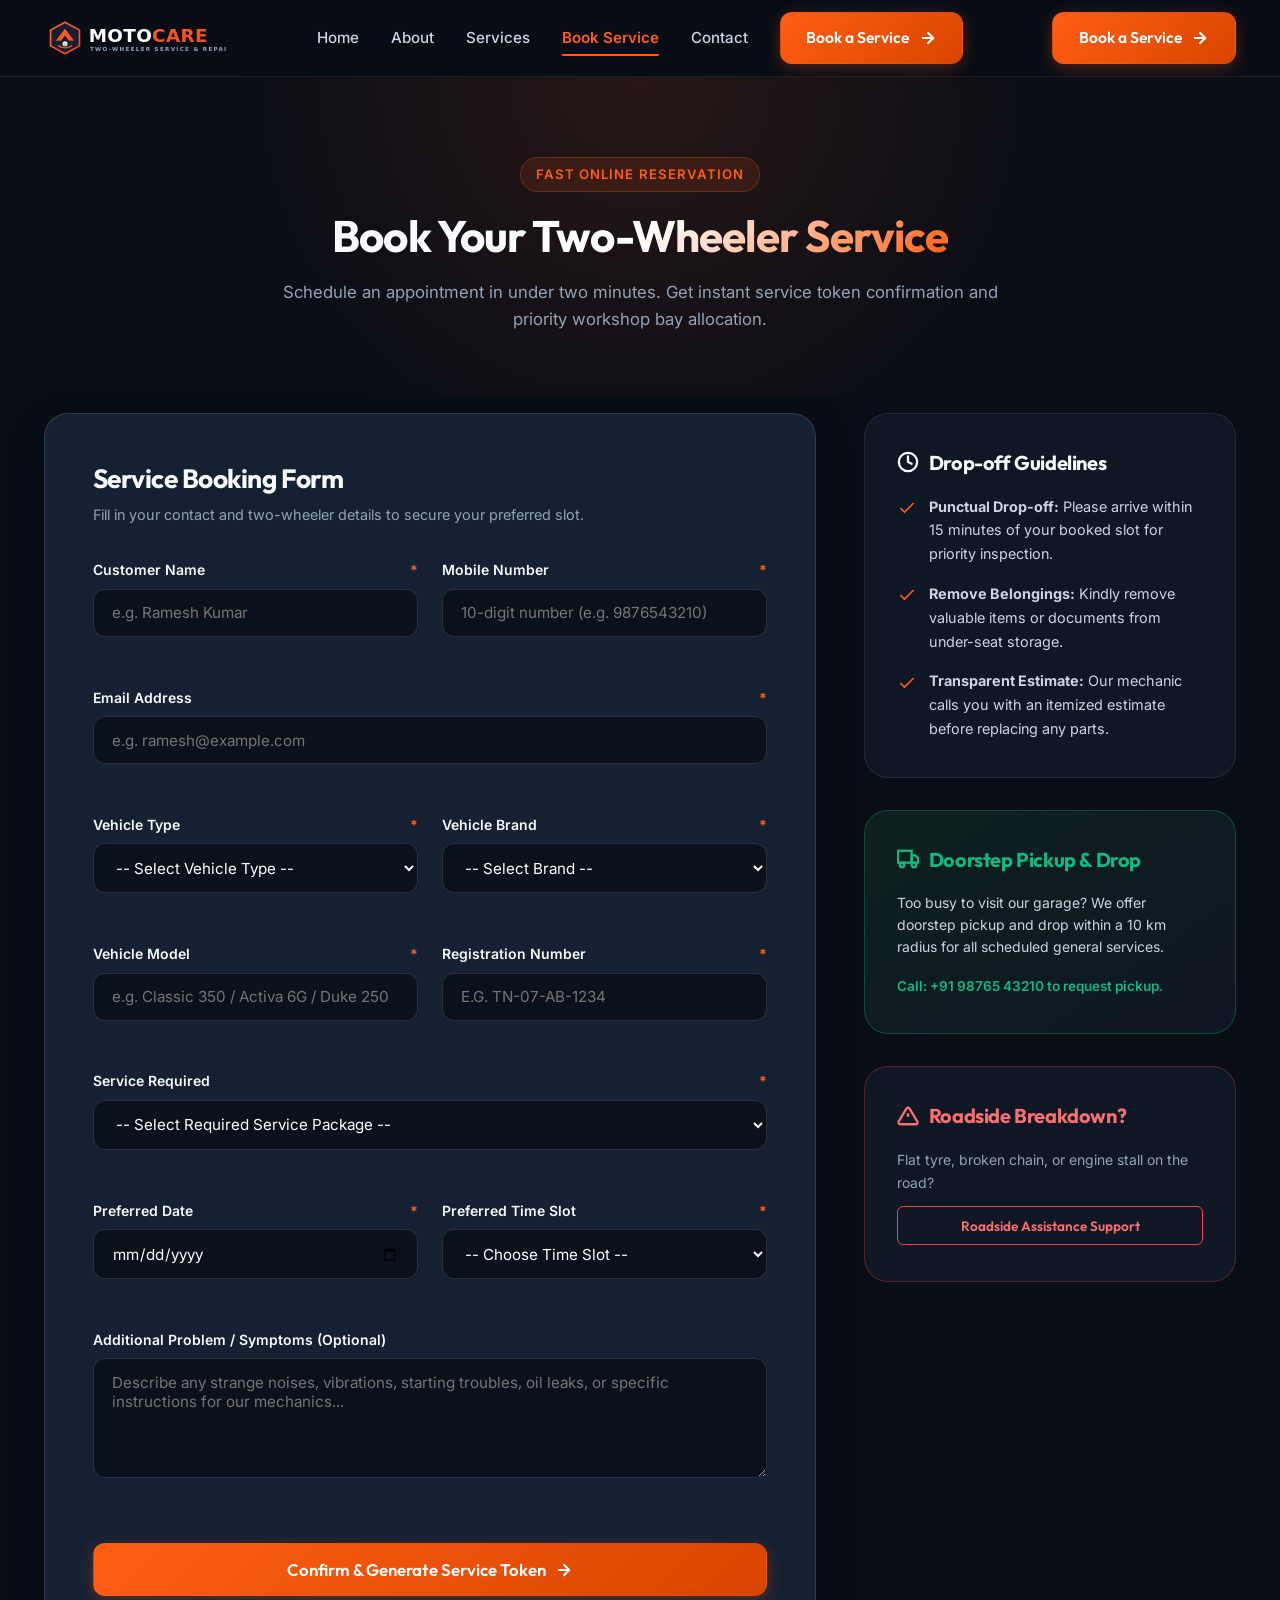
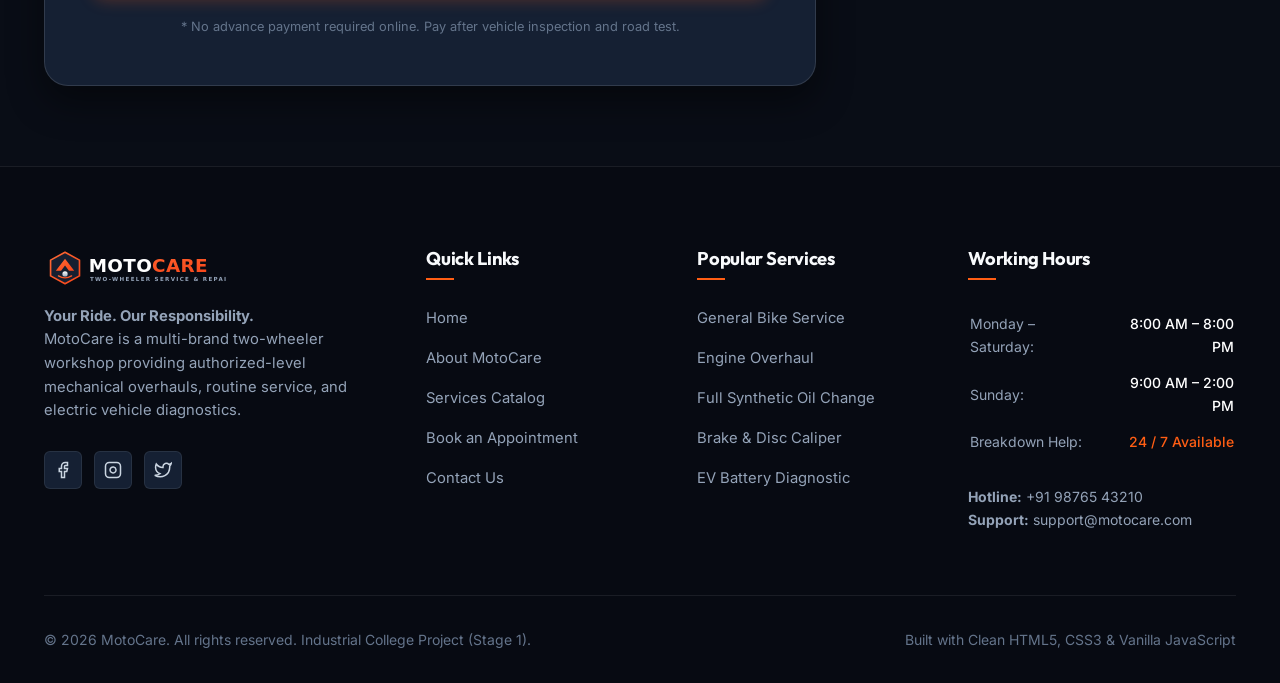
<file: web tech project/motocare/motocare/booking.html>
<!DOCTYPE html>
<html lang="en">
<head>
  <meta charset="UTF-8">
  <meta name="viewport" content="width=device-width, initial-scale=1.0">
  <meta name="description" content="Book a two-wheeler service appointment with MotoCare. Quick online scheduling for motorcycle, scooter, and electric vehicle repairs.">
  <meta name="theme-color" content="#090d16">
  <title>Book a Service – MotoCare Two-Wheeler Service &amp; Repair</title>

  <!-- Google Fonts: Outfit & Inter -->
  <link rel="preconnect" href="https://fonts.googleapis.com">
  <link rel="preconnect" href="https://fonts.gstatic.com" crossorigin>
  <link href="https://fonts.googleapis.com/css2?family=Inter:wght@400;500;600;700&family=Outfit:wght@500;600;700;800;900&display=swap" rel="stylesheet">

  <!-- Favicon -->
  <link rel="icon" type="image/svg+xml" href="images/logo/favicon.svg">

  <!-- Core Stylesheet -->
  <link rel="stylesheet" href="css/style.css">
</head>
<body>

  <!-- ========================================================================
       1. Header & Navigation Bar
       ======================================================================== -->
  <header class="site-header" id="siteHeader">
    <div class="container">
      <nav class="navbar" aria-label="Main Navigation">
        <!-- Logo -->
        <a href="index.html" class="brand-logo" title="MotoCare Home">
          <img src="images/logo/logo.svg" alt="MotoCare Logo" width="180" height="42">
        </a>

        <!-- Desktop Navigation Menu -->
        <ul class="nav-menu" id="primaryNavMenu">
          <li><a href="index.html" class="nav-link">Home</a></li>
          <li><a href="about.html" class="nav-link">About</a></li>
          <li><a href="services.html" class="nav-link">Services</a></li>
          <li><a href="booking.html" class="nav-link active">Book Service</a></li>
          <li><a href="contact.html" class="nav-link">Contact</a></li>
          <li class="mobile-cta">
            <a href="booking.html" class="btn btn-primary btn-block">
              <span>Book a Service</span>
              <svg viewBox="0 0 24 24" fill="none" stroke="currentColor" stroke-width="2.5" stroke-linecap="round" stroke-linejoin="round"><path d="M5 12h14"></path><path d="m12 5 7 7-7 7"></path></svg>
            </a>
          </li>
        </ul>

        <!-- Navigation Actions -->
        <div class="nav-actions">
          <a href="booking.html" class="btn btn-primary btn-desktop">
            <span>Book a Service</span>
            <svg viewBox="0 0 24 24" fill="none" stroke="currentColor" stroke-width="2.5" stroke-linecap="round" stroke-linejoin="round"><path d="M5 12h14"></path><path d="m12 5 7 7-7 7"></path></svg>
          </a>

          <!-- Mobile Toggle Button -->
          <button class="mobile-toggle" id="mobileMenuToggle" aria-label="Toggle navigation menu" aria-expanded="false" aria-controls="primaryNavMenu">
            <svg viewBox="0 0 24 24" fill="none" stroke="currentColor" stroke-width="2" stroke-linecap="round" stroke-linejoin="round">
              <line x1="3" y1="12" x2="21" y2="12"></line>
              <line x1="3" y1="6" x2="21" y2="6"></line>
              <line x1="3" y1="18" x2="21" y2="18"></line>
            </svg>
          </button>
        </div>
      </nav>
    </div>
  </header>

  <main id="mainContent">

    <!-- ======================================================================
         2. Booking Banner
         ====================================================================== -->
    <section class="section-padding" style="background: radial-gradient(circle at 50% 0%, rgba(255,94,20,0.12) 0%, transparent 60%); padding-bottom: 2rem;">
      <div class="container">
        <div class="section-header" style="margin-bottom: 2rem;">
          <span class="section-badge">Fast Online Reservation</span>
          <h1 class="section-title">Book Your <span class="text-gradient">Two-Wheeler Service</span></h1>
          <p class="section-subtitle">
            Schedule an appointment in under two minutes. Get instant service token confirmation and priority workshop bay allocation.
          </p>
        </div>
      </div>
    </section>

    <!-- ======================================================================
         3. Booking Form & Sidebar Section
         ====================================================================== -->
    <section class="section-padding" style="padding-top: 1rem;">
      <div class="container">
        <div class="booking-layout">
          
          <!-- Booking Form Card -->
          <div class="form-card">
            <h2 style="font-size: 1.65rem; margin-bottom: 0.5rem;">Service Booking Form</h2>
            <p style="font-size: 0.9rem; color: var(--text-muted); margin-bottom: 2rem;">
              Fill in your contact and two-wheeler details to secure your preferred slot.
            </p>

            <form id="serviceBookingForm" novalidate>
              <div class="form-grid">
                
                <!-- 1. Customer Name -->
                <div class="form-group">
                  <label for="customerName" class="form-label">
                    <span>Customer Name</span>
                    <span class="required-dot">*</span>
                  </label>
                  <input type="text" id="customerName" name="customerName" class="form-input" placeholder="e.g. Ramesh Kumar" required autocomplete="name">
                  <span class="error-text"></span>
                </div>

                <!-- 2. Mobile Number -->
                <div class="form-group">
                  <label for="customerPhone" class="form-label">
                    <span>Mobile Number</span>
                    <span class="required-dot">*</span>
                  </label>
                  <input type="tel" id="customerPhone" name="customerPhone" class="form-input" placeholder="10-digit number (e.g. 9876543210)" maxlength="10" required autocomplete="tel">
                  <span class="error-text"></span>
                </div>

                <!-- 3. Email Address -->
                <div class="form-group full-width">
                  <label for="customerEmail" class="form-label">
                    <span>Email Address</span>
                    <span class="required-dot">*</span>
                  </label>
                  <input type="email" id="customerEmail" name="customerEmail" class="form-input" placeholder="e.g. ramesh@example.com" required autocomplete="email">
                  <span class="error-text"></span>
                </div>

                <!-- 4. Vehicle Type -->
                <div class="form-group">
                  <label for="vehicleType" class="form-label">
                    <span>Vehicle Type</span>
                    <span class="required-dot">*</span>
                  </label>
                  <select id="vehicleType" name="vehicleType" class="form-select" required>
                    <option value="" disabled selected>-- Select Vehicle Type --</option>
                    <option value="Motorcycle">Motorcycle (Geared Bike)</option>
                    <option value="Scooter">Scooter (Gearless / Moped)</option>
                    <option value="Electric Two-Wheeler">Electric Two-Wheeler (EV)</option>
                  </select>
                  <span class="error-text"></span>
                </div>

                <!-- 5. Vehicle Brand -->
                <div class="form-group">
                  <label for="vehicleBrand" class="form-label">
                    <span>Vehicle Brand</span>
                    <span class="required-dot">*</span>
                  </label>
                  <select id="vehicleBrand" name="vehicleBrand" class="form-select" required>
                    <option value="" disabled selected>-- Select Brand --</option>
                    <option value="Honda">Honda</option>
                    <option value="Yamaha">Yamaha</option>
                    <option value="TVS">TVS</option>
                    <option value="Bajaj">Bajaj</option>
                    <option value="Hero">Hero</option>
                    <option value="Royal Enfield">Royal Enfield</option>
                    <option value="Suzuki">Suzuki</option>
                    <option value="KTM">KTM</option>
                    <option value="Ola">Ola Electric</option>
                    <option value="Ather">Ather Energy</option>
                    <option value="Other">Other Make</option>
                  </select>
                  <span class="error-text"></span>
                </div>

                <!-- 6. Vehicle Model -->
                <div class="form-group">
                  <label for="vehicleModel" class="form-label">
                    <span>Vehicle Model</span>
                    <span class="required-dot">*</span>
                  </label>
                  <input type="text" id="vehicleModel" name="vehicleModel" class="form-input" placeholder="e.g. Classic 350 / Activa 6G / Duke 250" required>
                  <span class="error-text"></span>
                </div>

                <!-- 7. Registration Number -->
                <div class="form-group">
                  <label for="vehicleReg" class="form-label">
                    <span>Registration Number</span>
                    <span class="required-dot">*</span>
                  </label>
                  <input type="text" id="vehicleReg" name="vehicleReg" class="form-input" placeholder="e.g. TN-07-AB-1234" style="text-transform: uppercase;" required>
                  <span class="error-text"></span>
                </div>

                <!-- 8. Service Required -->
                <div class="form-group full-width">
                  <label for="serviceRequired" class="form-label">
                    <span>Service Required</span>
                    <span class="required-dot">*</span>
                  </label>
                  <select id="serviceRequired" name="serviceRequired" class="form-select" required>
                    <option value="" disabled selected>-- Select Required Service Package --</option>
                    <option value="General Service">General Service (36-point inspection + foam wash) - ₹499</option>
                    <option value="Engine Service">Engine Service &amp; Diagnostics - ₹1,199</option>
                    <option value="Oil Change">Oil Change (Synthetic/Semi-Synthetic) - ₹299</option>
                    <option value="Brake Service">Brake Service (Pad/Shoe replacement &amp; bleed) - ₹399</option>
                    <option value="Battery Service">Battery Service &amp; Testing - ₹349</option>
                    <option value="Electrical Repair">Electrical Repair &amp; Wiring Diagnosis - ₹449</option>
                    <option value="Tyre Service">Tyre Service &amp; Wheel Truing - ₹199</option>
                    <option value="EV Service">EV Service (Battery, Motor &amp; BMS scan) - ₹599</option>
                    <option value="Other">Other Custom Repair / Diagnosis</option>
                  </select>
                  <span class="error-text"></span>
                </div>

                <!-- 9. Preferred Date -->
                <div class="form-group">
                  <label for="preferredDate" class="form-label">
                    <span>Preferred Date</span>
                    <span class="required-dot">*</span>
                  </label>
                  <input type="date" id="preferredDate" name="preferredDate" class="form-input" required>
                  <span class="error-text"></span>
                </div>

                <!-- 10. Preferred Time Slot -->
                <div class="form-group">
                  <label for="preferredTime" class="form-label">
                    <span>Preferred Time Slot</span>
                    <span class="required-dot">*</span>
                  </label>
                  <select id="preferredTime" name="preferredTime" class="form-select" required>
                    <option value="" disabled selected>-- Choose Time Slot --</option>
                    <option value="08:00 AM - 10:00 AM">Morning Early Slot: 08:00 AM - 10:00 AM</option>
                    <option value="10:00 AM - 01:00 PM">Morning Peak Slot: 10:00 AM - 01:00 PM</option>
                    <option value="02:00 PM - 04:00 PM">Afternoon Slot: 02:00 PM - 04:00 PM</option>
                    <option value="04:00 PM - 07:00 PM">Evening Slot: 04:00 PM - 07:00 PM</option>
                  </select>
                  <span class="error-text"></span>
                </div>

                <!-- 11. Additional Problem / Description -->
                <div class="form-group full-width">
                  <label for="problemDescription" class="form-label">
                    <span>Additional Problem / Symptoms (Optional)</span>
                  </label>
                  <textarea id="problemDescription" name="problemDescription" class="form-textarea" placeholder="Describe any strange noises, vibrations, starting troubles, oil leaks, or specific instructions for our mechanics..."></textarea>
                  <span class="error-text"></span>
                </div>

                <!-- Submit Button -->
                <div class="form-group full-width" style="margin-top: 1rem;">
                  <button type="submit" class="btn btn-primary btn-lg btn-block" id="btnSubmitBooking">
                    <span>Confirm &amp; Generate Service Token</span>
                    <svg viewBox="0 0 24 24" fill="none" stroke="currentColor" stroke-width="2.5" stroke-linecap="round" stroke-linejoin="round"><path d="M5 12h14"></path><path d="m12 5 7 7-7 7"></path></svg>
                  </button>
                  <p style="text-align: center; font-size: 0.8rem; color: var(--text-dim); margin-top: 0.75rem;">
                    * No advance payment required online. Pay after vehicle inspection and road test.
                  </p>
                </div>

              </div>
            </form>
          </div>

          <!-- Sidebar Information Card -->
          <aside class="booking-sidebar">
            <div class="booking-sidebar-card">
              <h3>
                <svg width="22" height="22" viewBox="0 0 24 24" fill="none" stroke="currentColor" stroke-width="2.5" stroke-linecap="round" stroke-linejoin="round"><circle cx="12" cy="12" r="10"></circle><polyline points="12 6 12 12 16 14"></polyline></svg>
                <span>Drop-off Guidelines</span>
              </h3>
              <div class="info-list">
                <div class="info-list-item">
                  <svg viewBox="0 0 24 24" fill="none" stroke="currentColor" stroke-width="2"><polyline points="20 6 9 17 4 12"></polyline></svg>
                  <div>
                    <strong>Punctual Drop-off:</strong> Please arrive within 15 minutes of your booked slot for priority inspection.
                  </div>
                </div>
                <div class="info-list-item">
                  <svg viewBox="0 0 24 24" fill="none" stroke="currentColor" stroke-width="2"><polyline points="20 6 9 17 4 12"></polyline></svg>
                  <div>
                    <strong>Remove Belongings:</strong> Kindly remove valuable items or documents from under-seat storage.
                  </div>
                </div>
                <div class="info-list-item">
                  <svg viewBox="0 0 24 24" fill="none" stroke="currentColor" stroke-width="2"><polyline points="20 6 9 17 4 12"></polyline></svg>
                  <div>
                    <strong>Transparent Estimate:</strong> Our mechanic calls you with an itemized estimate before replacing any parts.
                  </div>
                </div>
              </div>
            </div>

            <!-- Free Pickup Banner -->
            <div class="booking-sidebar-card" style="border-color: rgba(16,185,129,0.3); background: linear-gradient(145deg, #0d201e, var(--bg-surface));">
              <h3 style="color: var(--color-green);">
                <svg width="22" height="22" viewBox="0 0 24 24" fill="none" stroke="currentColor" stroke-width="2.5"><rect x="1" y="3" width="15" height="13"></rect><polygon points="16 8 20 8 23 11 23 16 16 16 16 8"></polygon><circle cx="5.5" cy="18.5" r="2.5"></circle><circle cx="18.5" cy="18.5" r="2.5"></circle></svg>
                <span>Doorstep Pickup &amp; Drop</span>
              </h3>
              <p style="font-size: 0.875rem; color: var(--text-secondary); margin-bottom: 1rem; line-height: 1.6;">
                Too busy to visit our garage? We offer doorstep pickup and drop within a 10 km radius for all scheduled general services.
              </p>
              <div style="font-size: 0.85rem; color: var(--color-green); font-weight: 600;">
                Call: +91 98765 43210 to request pickup.
              </div>
            </div>

            <!-- Need Emergency Help -->
            <div class="booking-sidebar-card" style="border-color: rgba(239,68,68,0.3);">
              <h3 style="color: #f87171;">
                <svg width="22" height="22" viewBox="0 0 24 24" fill="none" stroke="currentColor" stroke-width="2.5"><path d="M10.29 3.86L1.82 18a2 2 0 0 0 1.71 3h16.94a2 2 0 0 0 1.71-3L13.71 3.86a2 2 0 0 0-3.42 0z"></path><line x1="12" y1="9" x2="12" y2="13"></line><line x1="12" y1="17" x2="12.01" y2="17"></line></svg>
                <span>Roadside Breakdown?</span>
              </h3>
              <p style="font-size: 0.875rem; color: var(--text-muted); margin-bottom: 0.75rem;">
                Flat tyre, broken chain, or engine stall on the road?
              </p>
              <a href="contact.html#emergency" class="btn btn-outline btn-sm btn-block" style="border-color: #ef4444; color: #f87171;">
                Roadside Assistance Support
              </a>
            </div>
          </aside>

        </div>
      </div>
    </section>

  </main>

  <!-- ========================================================================
       4. Booking Confirmation Modal (Stage 1 Interactive Simulation)
       ======================================================================== -->
  <div class="modal-overlay" id="bookingSuccessModal" role="dialog" aria-modal="true" aria-labelledby="modalTitle">
    <div class="modal-dialog">
      <!-- Close icon button -->
      <button class="modal-close-btn js-close-modal" aria-label="Close confirmation dialog">
        <svg width="20" height="20" viewBox="0 0 24 24" fill="none" stroke="currentColor" stroke-width="2.5"><line x1="18" y1="6" x2="6" y2="18"></line><line x1="6" y1="6" x2="18" y2="18"></line></svg>
      </button>

      <!-- Success Check Icon -->
      <div class="modal-icon-success">
        <svg viewBox="0 0 24 24" fill="none" stroke="currentColor" stroke-width="3" stroke-linecap="round" stroke-linejoin="round">
          <polyline points="20 6 9 17 4 12"></polyline>
        </svg>
      </div>

      <h2 class="modal-title" id="modalTitle">Booking Submitted Successfully!</h2>
      <p class="modal-subtitle">Our service team will contact you shortly to confirm your slot.</p>

      <!-- Highlighted Service Token -->
      <div class="token-highlight-box">
        <div class="token-label">Your Generated Service ID</div>
        <div class="token-code" id="modalServiceId">MC-2026-1045</div>
        <p style="font-size: 0.775rem; color: var(--text-dim); margin-top: 0.25rem;">
          Keep this service token handy for vehicle drop-off and status inquiry.
        </p>
      </div>

      <!-- Itemized Booking Summary -->
      <div class="booking-summary-list" id="modalSummaryContent">
        <!-- Dynamically injected via js/script.js -->
      </div>

      <!-- Modal Actions -->
      <div style="display: flex; gap: 0.75rem; flex-wrap: wrap;">
        <button type="button" class="btn btn-secondary" id="btnCopyServiceId" style="flex: 1;">
          <svg viewBox="0 0 24 24" fill="none" stroke="currentColor" stroke-width="2"><rect x="9" y="9" width="13" height="13" rx="2" ry="2"></rect><path d="M5 15H4a2 2 0 0 1-2-2V4a2 2 0 0 1 2-2h9a2 2 0 0 1 2 2v1"></path></svg>
          <span>Copy ID</span>
        </button>
        <button type="button" class="btn btn-outline" id="btnPrintReceipt" style="flex: 1;">
          <svg viewBox="0 0 24 24" fill="none" stroke="currentColor" stroke-width="2"><polyline points="6 9 6 2 18 2 18 9"></polyline><path d="M6 18H4a2 2 0 0 1-2-2v-5a2 2 0 0 1 2-2h16a2 2 0 0 1 2 2v5a2 2 0 0 1-2 2h-2"></path><rect x="6" y="14" width="12" height="8"></rect></svg>
          <span>Print Slip</span>
        </button>
        <button type="button" class="btn btn-primary js-close-modal" style="width: 100%;">
          <span>Done / Close</span>
        </button>
      </div>
    </div>
  </div>

  <!-- ========================================================================
       5. Footer
       ======================================================================== -->
  <footer class="site-footer">
    <div class="container">
      <div class="footer-grid">
        <div class="footer-brand">
          <a href="index.html" class="brand-logo" title="MotoCare Home">
            <img src="images/logo/logo.svg" alt="MotoCare Logo" width="180" height="42">
          </a>
          <p>
            <strong>Your Ride. Our Responsibility.</strong><br>
            MotoCare is a multi-brand two-wheeler workshop providing authorized-level mechanical overhauls, routine service, and electric vehicle diagnostics.
          </p>
          <div class="social-links" aria-label="Social Media Links">
            <a href="#" class="social-link" title="Facebook"><svg viewBox="0 0 24 24" fill="none" stroke="currentColor" stroke-width="2"><path d="M18 2h-3a5 5 0 0 0-5 5v3H7v4h3v8h4v-8h3l1-4h-4V7a1 1 0 0 1 1-1h3z"></path></svg></a>
            <a href="#" class="social-link" title="Instagram"><svg viewBox="0 0 24 24" fill="none" stroke="currentColor" stroke-width="2"><rect x="2" y="2" width="20" height="20" rx="5" ry="5"></rect><path d="M16 11.37A4 4 0 1 1 12.63 8 4 4 0 0 1 16 11.37z"></path></svg></a>
            <a href="#" class="social-link" title="Twitter"><svg viewBox="0 0 24 24" fill="none" stroke="currentColor" stroke-width="2"><path d="M23 3a10.9 10.9 0 0 1-3.14 1.53 4.48 4.48 0 0 0-7.86 3v1A10.66 10.66 0 0 1 3 4s-4 9 5 13a11.64 11.64 0 0 1-7 2c9 5 20 0 20-11.5a4.5 4.5 0 0 0-.08-.83A7.72 7.72 0 0 0 23 3z"></path></svg></a>
          </div>
        </div>

        <div class="footer-col">
          <h4>Quick Links</h4>
          <ul class="footer-links">
            <li><a href="index.html">Home</a></li>
            <li><a href="about.html">About MotoCare</a></li>
            <li><a href="services.html">Services Catalog</a></li>
            <li><a href="booking.html">Book an Appointment</a></li>
            <li><a href="contact.html">Contact Us</a></li>
          </ul>
        </div>

        <div class="footer-col">
          <h4>Popular Services</h4>
          <ul class="footer-links">
            <li><a href="services.html#general">General Bike Service</a></li>
            <li><a href="services.html#mechanical">Engine Overhaul</a></li>
            <li><a href="services.html#general">Full Synthetic Oil Change</a></li>
            <li><a href="services.html#mechanical">Brake &amp; Disc Caliper</a></li>
            <li><a href="services.html#ev">EV Battery Diagnostic</a></li>
          </ul>
        </div>

        <div class="footer-col">
          <h4>Working Hours</h4>
          <table class="hours-table">
            <tbody>
              <tr><td>Monday – Saturday:</td><td>8:00 AM – 8:00 PM</td></tr>
              <tr><td>Sunday:</td><td>9:00 AM – 2:00 PM</td></tr>
              <tr><td>Breakdown Help:</td><td><span class="text-orange">24 / 7 Available</span></td></tr>
            </tbody>
          </table>
          <div style="margin-top: 1.5rem; font-size: 0.875rem; color: var(--text-muted);">
            <p><strong>Hotline:</strong> +91 98765 43210</p>
            <p><strong>Support:</strong> support@motocare.com</p>
          </div>
        </div>
      </div>

      <div class="footer-bottom">
        <p>&copy; <span class="current-year">2026</span> MotoCare. All rights reserved. Industrial College Project (Stage 1).</p>
        <p>Built with Clean HTML5, CSS3 &amp; Vanilla JavaScript</p>
      </div>
    </div>
  </footer>

  <script src="js/script.js"></script>
</body>
</html>
</file>
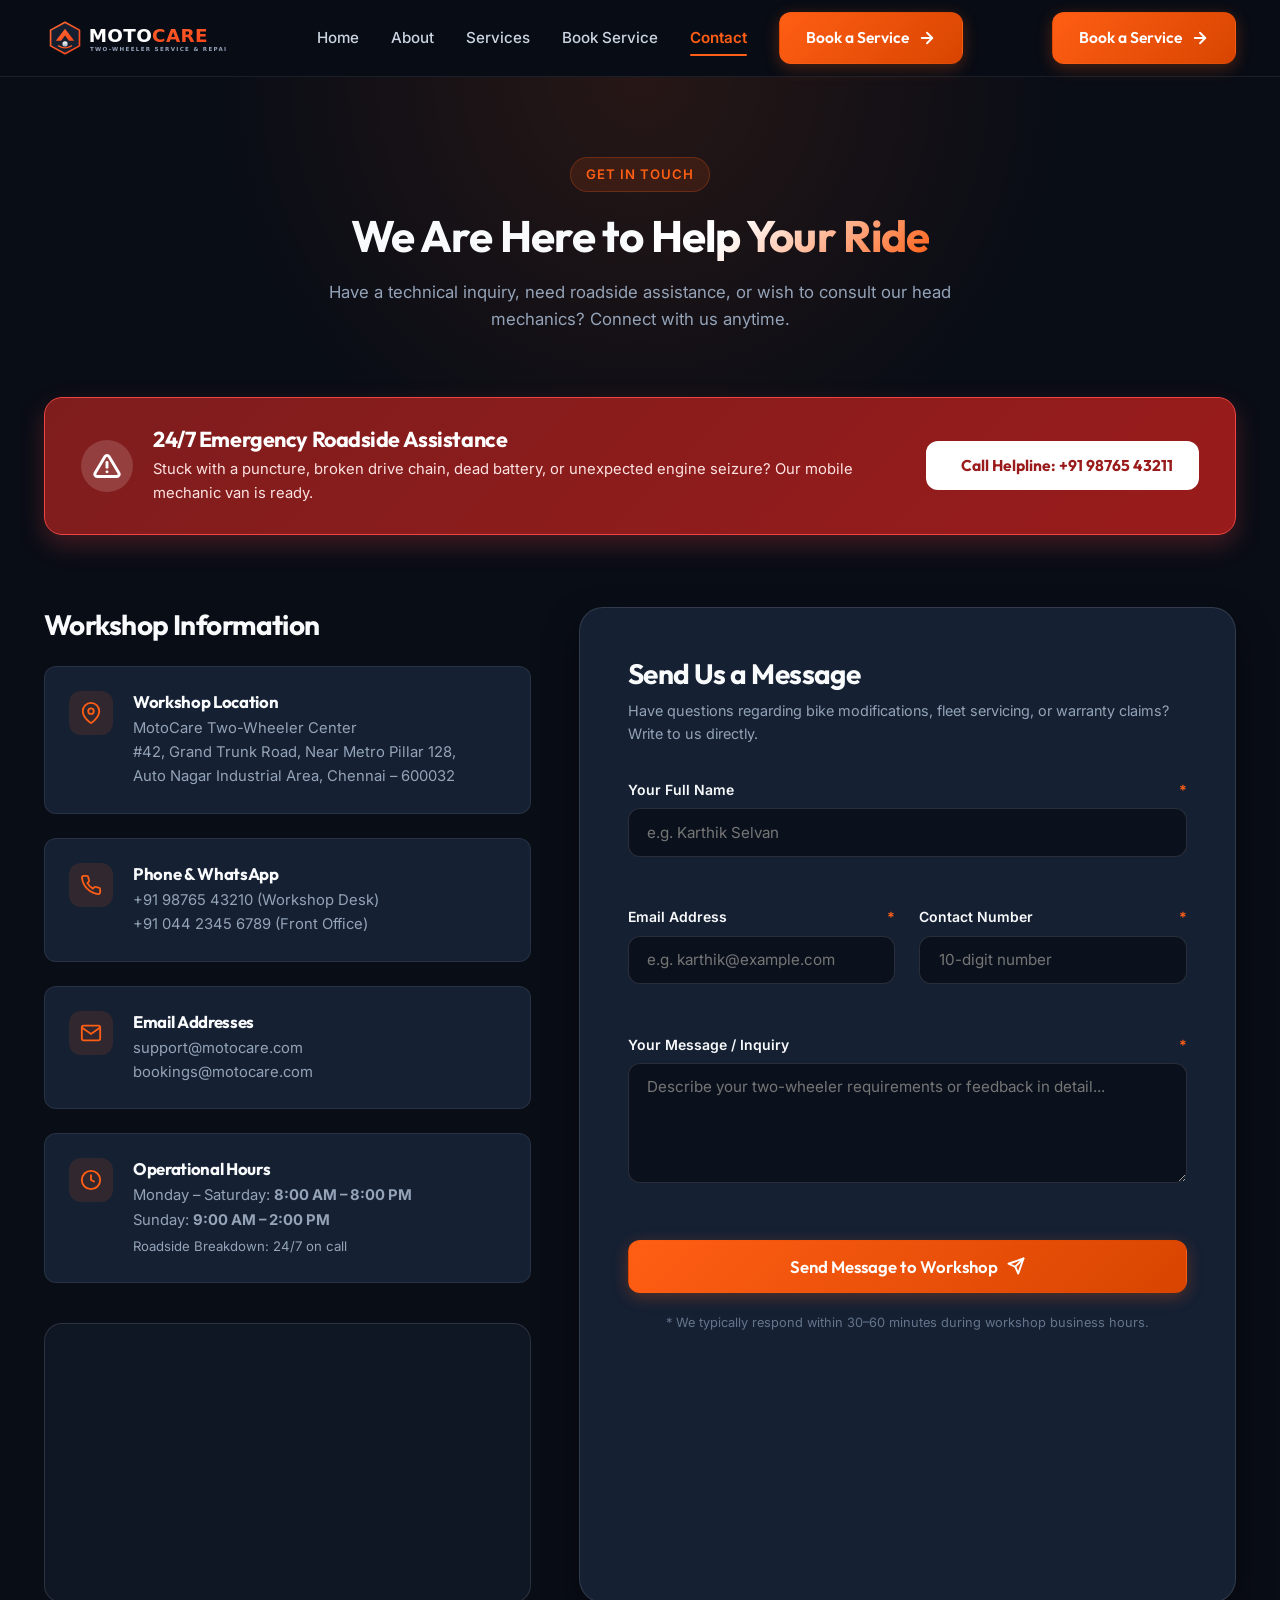
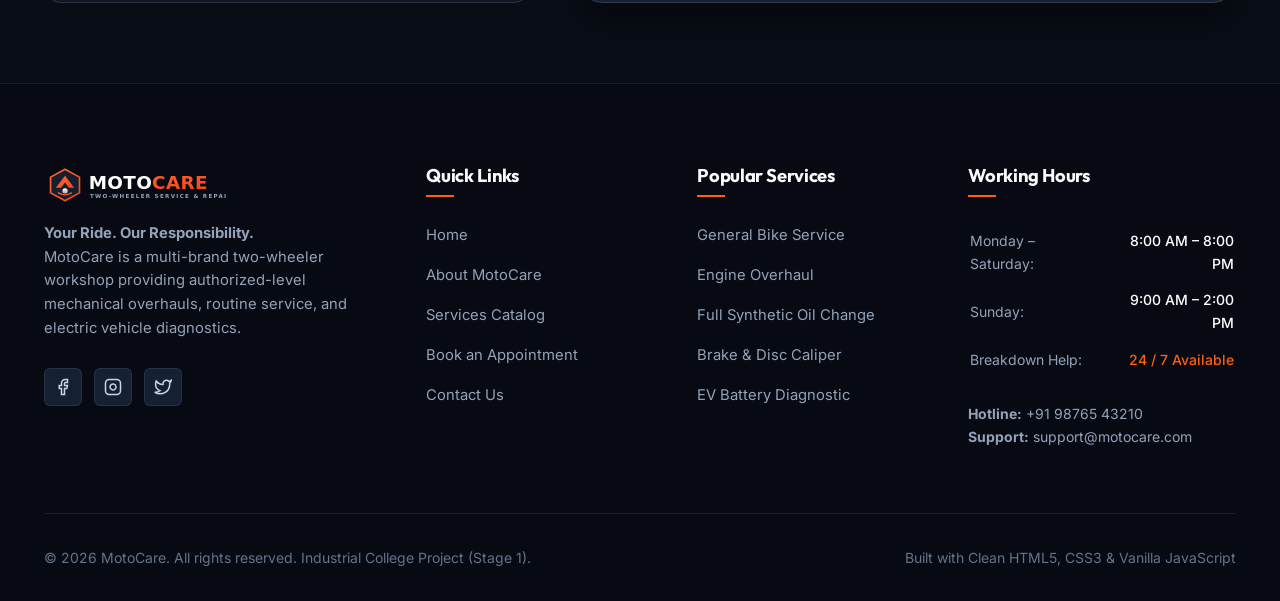
<file: web tech project/motocare/motocare/contact.html>
<!DOCTYPE html>
<html lang="en">
<head>
  <meta charset="UTF-8">
  <meta name="viewport" content="width=device-width, initial-scale=1.0">
  <meta name="description" content="Get in touch with MotoCare two-wheeler workshop. Address, phone numbers, emergency roadside breakdown assistance, and customer inquiry form.">
  <meta name="theme-color" content="#090d16">
  <title>Contact Us &amp; Emergency Assistance – MotoCare</title>

  <!-- Google Fonts: Outfit & Inter -->
  <link rel="preconnect" href="https://fonts.googleapis.com">
  <link rel="preconnect" href="https://fonts.gstatic.com" crossorigin>
  <link href="https://fonts.googleapis.com/css2?family=Inter:wght@400;500;600;700&family=Outfit:wght@500;600;700;800;900&display=swap" rel="stylesheet">

  <!-- Favicon -->
  <link rel="icon" type="image/svg+xml" href="images/logo/favicon.svg">

  <!-- Core Stylesheet -->
  <link rel="stylesheet" href="css/style.css">
</head>
<body>

  <!-- ========================================================================
       1. Header & Navigation Bar
       ======================================================================== -->
  <header class="site-header" id="siteHeader">
    <div class="container">
      <nav class="navbar" aria-label="Main Navigation">
        <!-- Logo -->
        <a href="index.html" class="brand-logo" title="MotoCare Home">
          <img src="images/logo/logo.svg" alt="MotoCare Logo" width="180" height="42">
        </a>

        <!-- Desktop Navigation Menu -->
        <ul class="nav-menu" id="primaryNavMenu">
          <li><a href="index.html" class="nav-link">Home</a></li>
          <li><a href="about.html" class="nav-link">About</a></li>
          <li><a href="services.html" class="nav-link">Services</a></li>
          <li><a href="booking.html" class="nav-link">Book Service</a></li>
          <li><a href="contact.html" class="nav-link active">Contact</a></li>
          <li class="mobile-cta">
            <a href="booking.html" class="btn btn-primary btn-block">
              <span>Book a Service</span>
              <svg viewBox="0 0 24 24" fill="none" stroke="currentColor" stroke-width="2.5" stroke-linecap="round" stroke-linejoin="round"><path d="M5 12h14"></path><path d="m12 5 7 7-7 7"></path></svg>
            </a>
          </li>
        </ul>

        <!-- Navigation Actions -->
        <div class="nav-actions">
          <a href="booking.html" class="btn btn-primary btn-desktop">
            <span>Book a Service</span>
            <svg viewBox="0 0 24 24" fill="none" stroke="currentColor" stroke-width="2.5" stroke-linecap="round" stroke-linejoin="round"><path d="M5 12h14"></path><path d="m12 5 7 7-7 7"></path></svg>
          </a>

          <!-- Mobile Toggle Button -->
          <button class="mobile-toggle" id="mobileMenuToggle" aria-label="Toggle navigation menu" aria-expanded="false" aria-controls="primaryNavMenu">
            <svg viewBox="0 0 24 24" fill="none" stroke="currentColor" stroke-width="2" stroke-linecap="round" stroke-linejoin="round">
              <line x1="3" y1="12" x2="21" y2="12"></line>
              <line x1="3" y1="6" x2="21" y2="6"></line>
              <line x1="3" y1="18" x2="21" y2="18"></line>
            </svg>
          </button>
        </div>
      </nav>
    </div>
  </header>

  <main id="mainContent">

    <!-- ======================================================================
         2. Contact Hero Banner
         ====================================================================== -->
    <section class="section-padding" style="background: radial-gradient(circle at 50% 0%, rgba(255,94,20,0.12) 0%, transparent 60%); padding-bottom: 2rem;">
      <div class="container">
        <div class="section-header" style="margin-bottom: 2rem;">
          <span class="section-badge">Get in Touch</span>
          <h1 class="section-title">We Are Here to <span class="text-gradient">Help Your Ride</span></h1>
          <p class="section-subtitle">
            Have a technical inquiry, need roadside assistance, or wish to consult our head mechanics? Connect with us anytime.
          </p>
        </div>
      </div>
    </section>

    <!-- ======================================================================
         3. Emergency Assistance Strip
         ====================================================================== -->
    <section class="container" id="emergency">
      <div class="emergency-strip">
        <div class="emergency-content">
          <div class="emergency-icon">
            <svg viewBox="0 0 24 24" fill="none" stroke="currentColor" stroke-width="2.5" stroke-linecap="round" stroke-linejoin="round"><path d="M10.29 3.86L1.82 18a2 2 0 0 0 1.71 3h16.94a2 2 0 0 0 1.71-3L13.71 3.86a2 2 0 0 0-3.42 0z"></path><line x1="12" y1="9" x2="12" y2="13"></line><line x1="12" y1="17" x2="12.01" y2="17"></line></svg>
          </div>
          <div class="emergency-text">
            <h3>24/7 Emergency Roadside Assistance</h3>
            <p>Stuck with a puncture, broken drive chain, dead battery, or unexpected engine seizure? Our mobile mechanic van is ready.</p>
          </div>
        </div>
        <a href="tel:+919876543211" class="btn btn-secondary" style="background: #ffffff; color: #991b1b; font-weight: 700; border: none;">
          <svg viewBox="0 0 24 24" fill="none" stroke="currentColor" stroke-width="2.5"><path d="M22 16.92v3a2 2 0 0 1-2.18 2 19.79 19.79 0 0 1-8.63-3.07 19.5 19.5 0 0 1-6-6 19.79 19.79 0 0 1-3.07-8.67A2 2 0 0 1 4.11 2h3a2 2 0 0 1 2 1.72 12.84 12.84 0 0 0 .7 2.81 2 2 0 0 1-.45 2.11L8.09 9.91a16 16 0 0 0 6 6l1.27-1.27a2 2 0 0 1 2.11-.45 12.84 12.84 0 0 0 2.81.7A2 2 0 0 1 22 16.92z"></path></svg>
          <span>Call Helpline: +91 98765 43211</span>
        </a>
      </div>
    </section>

    <!-- ======================================================================
         4. Contact Details & Inquiry Form
         ====================================================================== -->
    <section class="section-padding" style="padding-top: 1rem;">
      <div class="container">
        <div class="contact-layout">
          
          <!-- Left: Workshop Details & Map -->
          <div class="contact-info-col">
            <h2 style="font-size: 1.75rem; margin-bottom: 1.5rem;">Workshop Information</h2>

            <div class="contact-info-list">
              <!-- Address -->
              <div class="contact-item">
                <div class="contact-item-icon">
                  <svg viewBox="0 0 24 24" fill="none" stroke="currentColor" stroke-width="2"><path d="M21 10c0 7-9 13-9 13s-9-6-9-13a9 9 0 0 1 18 0z"></path><circle cx="12" cy="10" r="3"></circle></svg>
                </div>
                <div class="contact-item-body">
                  <h4>Workshop Location</h4>
                  <p>
                    MotoCare Two-Wheeler Center<br>
                    #42, Grand Trunk Road, Near Metro Pillar 128,<br>
                    Auto Nagar Industrial Area, Chennai – 600032
                  </p>
                </div>
              </div>

              <!-- Phone Numbers -->
              <div class="contact-item">
                <div class="contact-item-icon">
                  <svg viewBox="0 0 24 24" fill="none" stroke="currentColor" stroke-width="2"><path d="M22 16.92v3a2 2 0 0 1-2.18 2 19.79 19.79 0 0 1-8.63-3.07 19.5 19.5 0 0 1-6-6 19.79 19.79 0 0 1-3.07-8.67A2 2 0 0 1 4.11 2h3a2 2 0 0 1 2 1.72 12.84 12.84 0 0 0 .7 2.81 2 2 0 0 1-.45 2.11L8.09 9.91a16 16 0 0 0 6 6l1.27-1.27a2 2 0 0 1 2.11-.45 12.84 12.84 0 0 0 2.81.7A2 2 0 0 1 22 16.92z"></path></svg>
                </div>
                <div class="contact-item-body">
                  <h4>Phone &amp; WhatsApp</h4>
                  <p><a href="tel:+919876543210">+91 98765 43210 (Workshop Desk)</a></p>
                  <p><a href="tel:+914423456789">+91 044 2345 6789 (Front Office)</a></p>
                </div>
              </div>

              <!-- Email -->
              <div class="contact-item">
                <div class="contact-item-icon">
                  <svg viewBox="0 0 24 24" fill="none" stroke="currentColor" stroke-width="2"><path d="M4 4h16c1.1 0 2 .9 2 2v12c0 1.1-.9 2-2 2H4c-1.1 0-2-.9-2-2V6c0-1.1.9-2 2-2z"></path><polyline points="22,6 12,13 2,6"></polyline></svg>
                </div>
                <div class="contact-item-body">
                  <h4>Email Addresses</h4>
                  <p><a href="mailto:support@motocare.com">support@motocare.com</a></p>
                  <p><a href="mailto:bookings@motocare.com">bookings@motocare.com</a></p>
                </div>
              </div>

              <!-- Working Hours -->
              <div class="contact-item">
                <div class="contact-item-icon">
                  <svg viewBox="0 0 24 24" fill="none" stroke="currentColor" stroke-width="2"><circle cx="12" cy="12" r="10"></circle><polyline points="12 6 12 12 16 14"></polyline></svg>
                </div>
                <div class="contact-item-body">
                  <h4>Operational Hours</h4>
                  <p>Monday – Saturday: <strong>8:00 AM – 8:00 PM</strong></p>
                  <p>Sunday: <strong>9:00 AM – 2:00 PM</strong></p>
                  <p class="text-orange" style="font-size: 0.825rem; margin-top: 0.25rem;">Roadside Breakdown: 24/7 on call</p>
                </div>
              </div>
            </div>

            <!-- Map View Placeholder -->
            <div class="map-placeholder">
              <iframe 
                src="https://maps.google.com/maps?q=Chennai%20Metro%20Pillar%20Industrial&t=&z=14&ie=UTF8&iwloc=&output=embed" 
                title="MotoCare Workshop Google Maps Location"
                loading="lazy" 
                aria-label="Google Map View of MotoCare Workshop">
              </iframe>
            </div>
          </div>

          <!-- Right: Send Us a Message Form -->
          <div class="form-card">
            <h2 style="font-size: 1.75rem; margin-bottom: 0.5rem;">Send Us a Message</h2>
            <p style="font-size: 0.9rem; color: var(--text-muted); margin-bottom: 2rem;">
              Have questions regarding bike modifications, fleet servicing, or warranty claims? Write to us directly.
            </p>

            <form id="contactInquiryForm" novalidate>
              <div class="form-grid">
                
                <!-- Name -->
                <div class="form-group full-width">
                  <label for="contactName" class="form-label">
                    <span>Your Full Name</span>
                    <span class="required-dot">*</span>
                  </label>
                  <input type="text" id="contactName" name="contactName" class="form-input" placeholder="e.g. Karthik Selvan" required autocomplete="name">
                  <span class="error-text"></span>
                </div>

                <!-- Email -->
                <div class="form-group">
                  <label for="contactEmail" class="form-label">
                    <span>Email Address</span>
                    <span class="required-dot">*</span>
                  </label>
                  <input type="email" id="contactEmail" name="contactEmail" class="form-input" placeholder="e.g. karthik@example.com" required autocomplete="email">
                  <span class="error-text"></span>
                </div>

                <!-- Phone -->
                <div class="form-group">
                  <label for="contactPhone" class="form-label">
                    <span>Contact Number</span>
                    <span class="required-dot">*</span>
                  </label>
                  <input type="tel" id="contactPhone" name="contactPhone" class="form-input" placeholder="10-digit number" maxlength="10" required autocomplete="tel">
                  <span class="error-text"></span>
                </div>

                <!-- Message -->
                <div class="form-group full-width">
                  <label for="contactMessage" class="form-label">
                    <span>Your Message / Inquiry</span>
                    <span class="required-dot">*</span>
                  </label>
                  <textarea id="contactMessage" name="contactMessage" class="form-textarea" placeholder="Describe your two-wheeler requirements or feedback in detail..." required></textarea>
                  <span class="error-text"></span>
                </div>

                <!-- Submit Button -->
                <div class="form-group full-width" style="margin-top: 0.5rem;">
                  <button type="submit" class="btn btn-primary btn-lg btn-block" id="btnSubmitContact">
                    <span>Send Message to Workshop</span>
                    <svg viewBox="0 0 24 24" fill="none" stroke="currentColor" stroke-width="2.5" stroke-linecap="round" stroke-linejoin="round"><line x1="22" y1="2" x2="11" y2="13"></line><polygon points="22 2 15 22 11 13 2 9 22 2"></polygon></svg>
                  </button>
                  <p style="text-align: center; font-size: 0.8rem; color: var(--text-dim); margin-top: 0.75rem;">
                    * We typically respond within 30–60 minutes during workshop business hours.
                  </p>
                </div>

              </div>
            </form>
          </div>

        </div>
      </div>
    </section>

  </main>

  <!-- ========================================================================
       5. Footer
       ======================================================================== -->
  <footer class="site-footer">
    <div class="container">
      <div class="footer-grid">
        <div class="footer-brand">
          <a href="index.html" class="brand-logo" title="MotoCare Home">
            <img src="images/logo/logo.svg" alt="MotoCare Logo" width="180" height="42">
          </a>
          <p>
            <strong>Your Ride. Our Responsibility.</strong><br>
            MotoCare is a multi-brand two-wheeler workshop providing authorized-level mechanical overhauls, routine service, and electric vehicle diagnostics.
          </p>
          <div class="social-links" aria-label="Social Media Links">
            <a href="#" class="social-link" title="Facebook"><svg viewBox="0 0 24 24" fill="none" stroke="currentColor" stroke-width="2"><path d="M18 2h-3a5 5 0 0 0-5 5v3H7v4h3v8h4v-8h3l1-4h-4V7a1 1 0 0 1 1-1h3z"></path></svg></a>
            <a href="#" class="social-link" title="Instagram"><svg viewBox="0 0 24 24" fill="none" stroke="currentColor" stroke-width="2"><rect x="2" y="2" width="20" height="20" rx="5" ry="5"></rect><path d="M16 11.37A4 4 0 1 1 12.63 8 4 4 0 0 1 16 11.37z"></path></svg></a>
            <a href="#" class="social-link" title="Twitter"><svg viewBox="0 0 24 24" fill="none" stroke="currentColor" stroke-width="2"><path d="M23 3a10.9 10.9 0 0 1-3.14 1.53 4.48 4.48 0 0 0-7.86 3v1A10.66 10.66 0 0 1 3 4s-4 9 5 13a11.64 11.64 0 0 1-7 2c9 5 20 0 20-11.5a4.5 4.5 0 0 0-.08-.83A7.72 7.72 0 0 0 23 3z"></path></svg></a>
          </div>
        </div>

        <div class="footer-col">
          <h4>Quick Links</h4>
          <ul class="footer-links">
            <li><a href="index.html">Home</a></li>
            <li><a href="about.html">About MotoCare</a></li>
            <li><a href="services.html">Services Catalog</a></li>
            <li><a href="booking.html">Book an Appointment</a></li>
            <li><a href="contact.html">Contact Us</a></li>
          </ul>
        </div>

        <div class="footer-col">
          <h4>Popular Services</h4>
          <ul class="footer-links">
            <li><a href="services.html#general">General Bike Service</a></li>
            <li><a href="services.html#mechanical">Engine Overhaul</a></li>
            <li><a href="services.html#general">Full Synthetic Oil Change</a></li>
            <li><a href="services.html#mechanical">Brake &amp; Disc Caliper</a></li>
            <li><a href="services.html#ev">EV Battery Diagnostic</a></li>
          </ul>
        </div>

        <div class="footer-col">
          <h4>Working Hours</h4>
          <table class="hours-table">
            <tbody>
              <tr><td>Monday – Saturday:</td><td>8:00 AM – 8:00 PM</td></tr>
              <tr><td>Sunday:</td><td>9:00 AM – 2:00 PM</td></tr>
              <tr><td>Breakdown Help:</td><td><span class="text-orange">24 / 7 Available</span></td></tr>
            </tbody>
          </table>
          <div style="margin-top: 1.5rem; font-size: 0.875rem; color: var(--text-muted);">
            <p><strong>Hotline:</strong> +91 98765 43210</p>
            <p><strong>Support:</strong> support@motocare.com</p>
          </div>
        </div>
      </div>

      <div class="footer-bottom">
        <p>&copy; <span class="current-year">2026</span> MotoCare. All rights reserved. Industrial College Project (Stage 1).</p>
        <p>Built with Clean HTML5, CSS3 &amp; Vanilla JavaScript</p>
      </div>
    </div>
  </footer>

  <script src="js/script.js"></script>
</body>
</html>
</file>
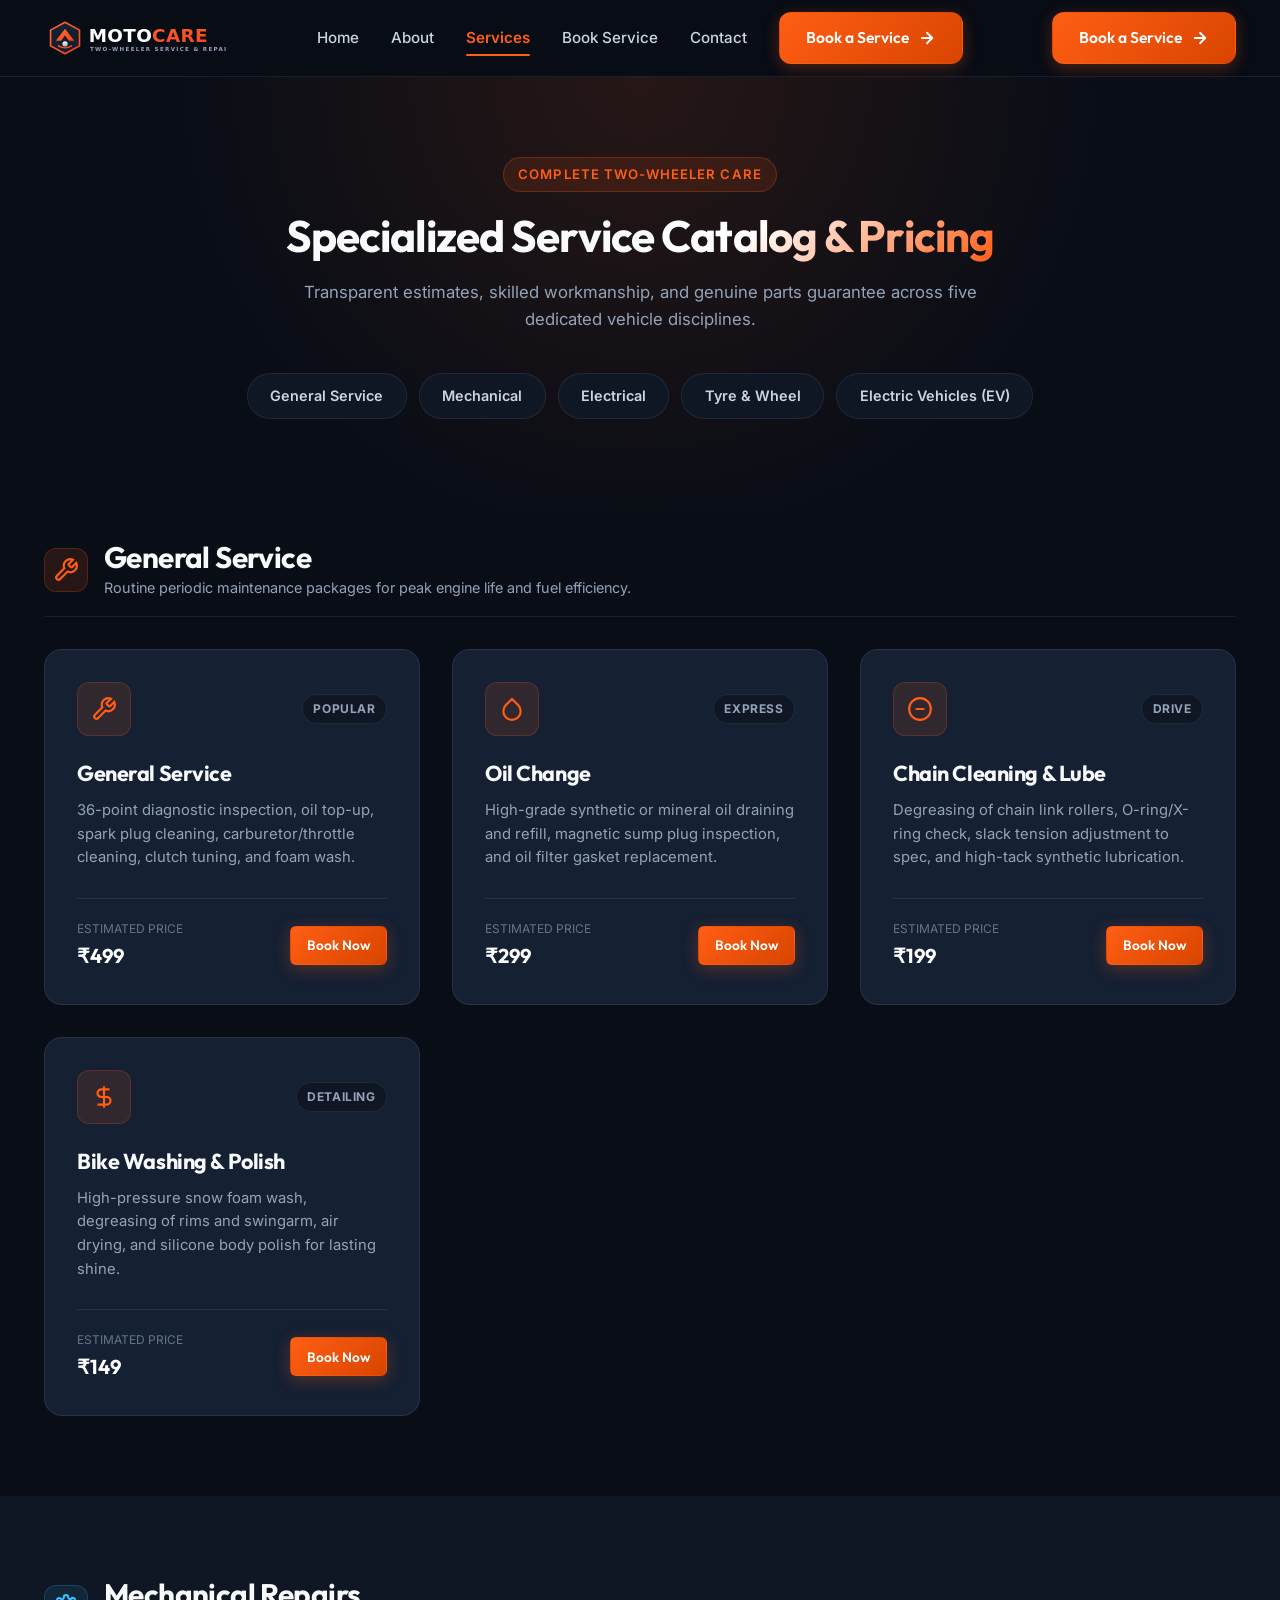
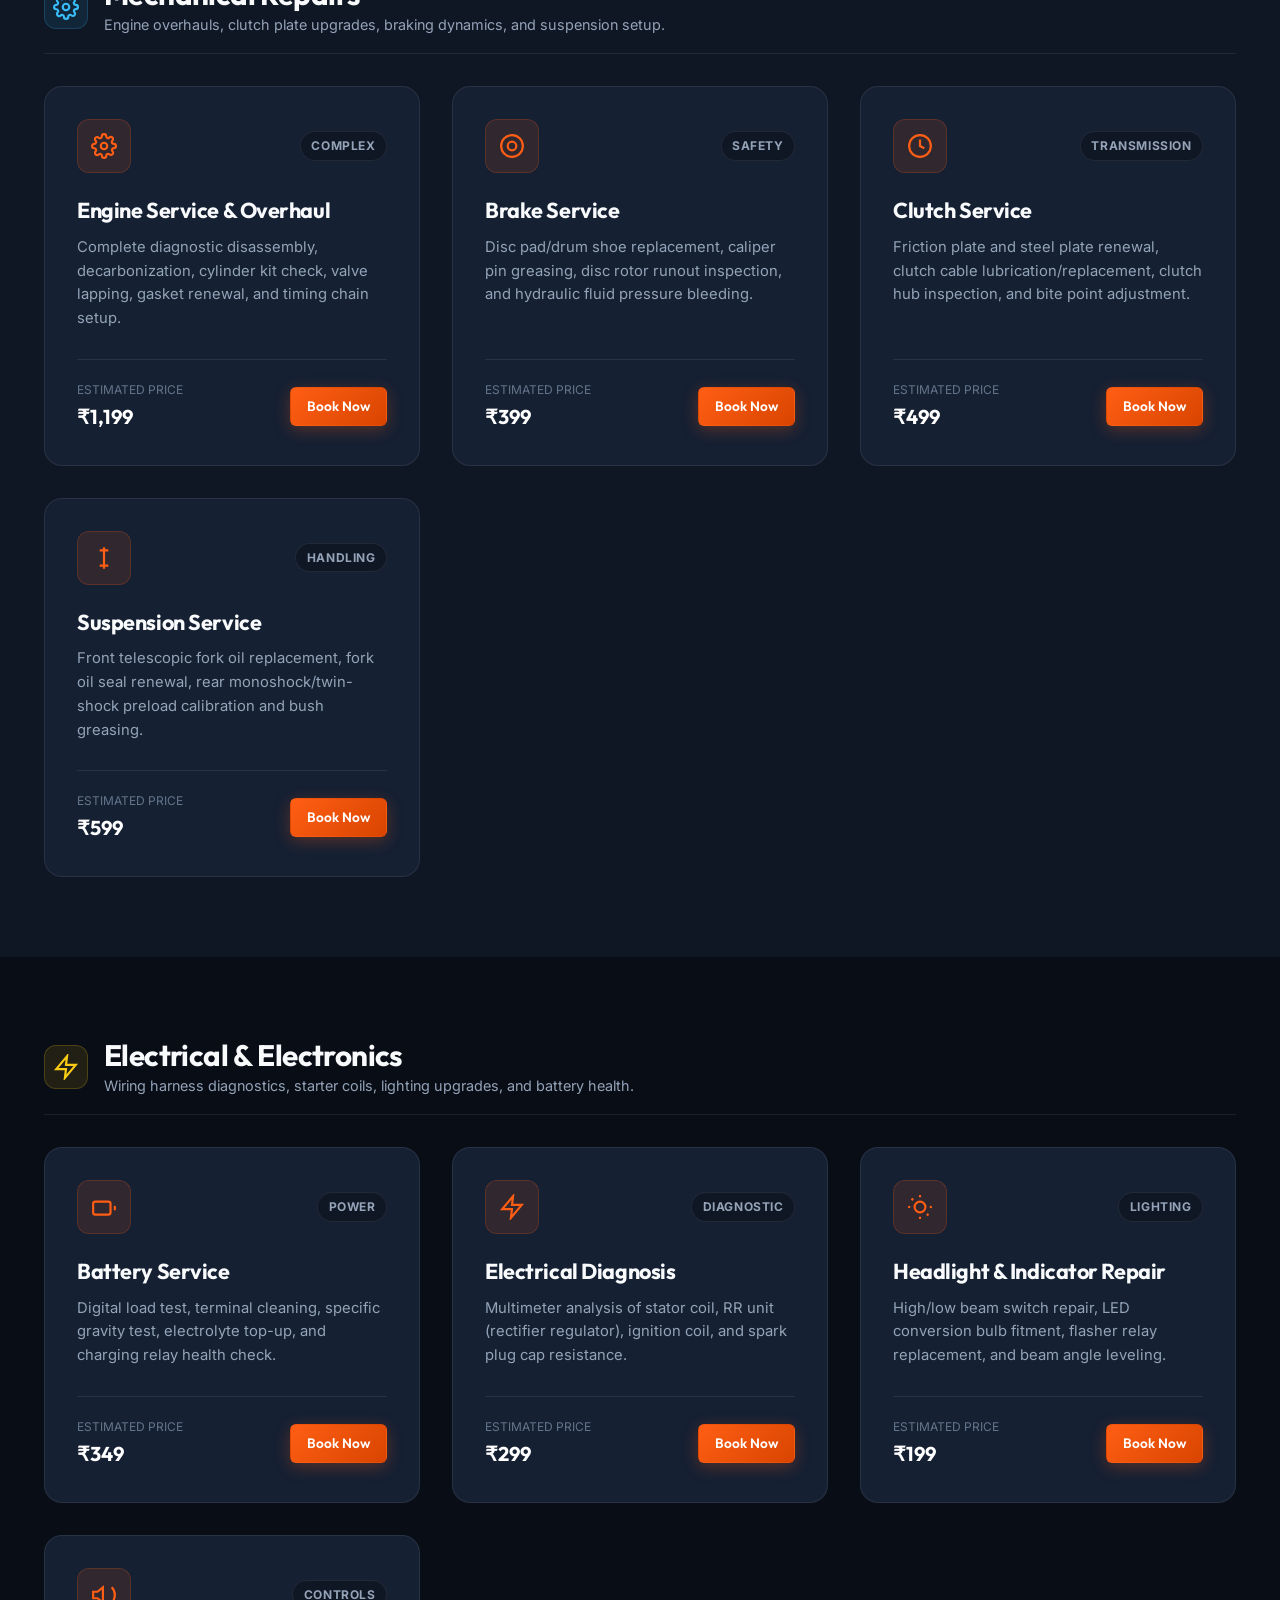
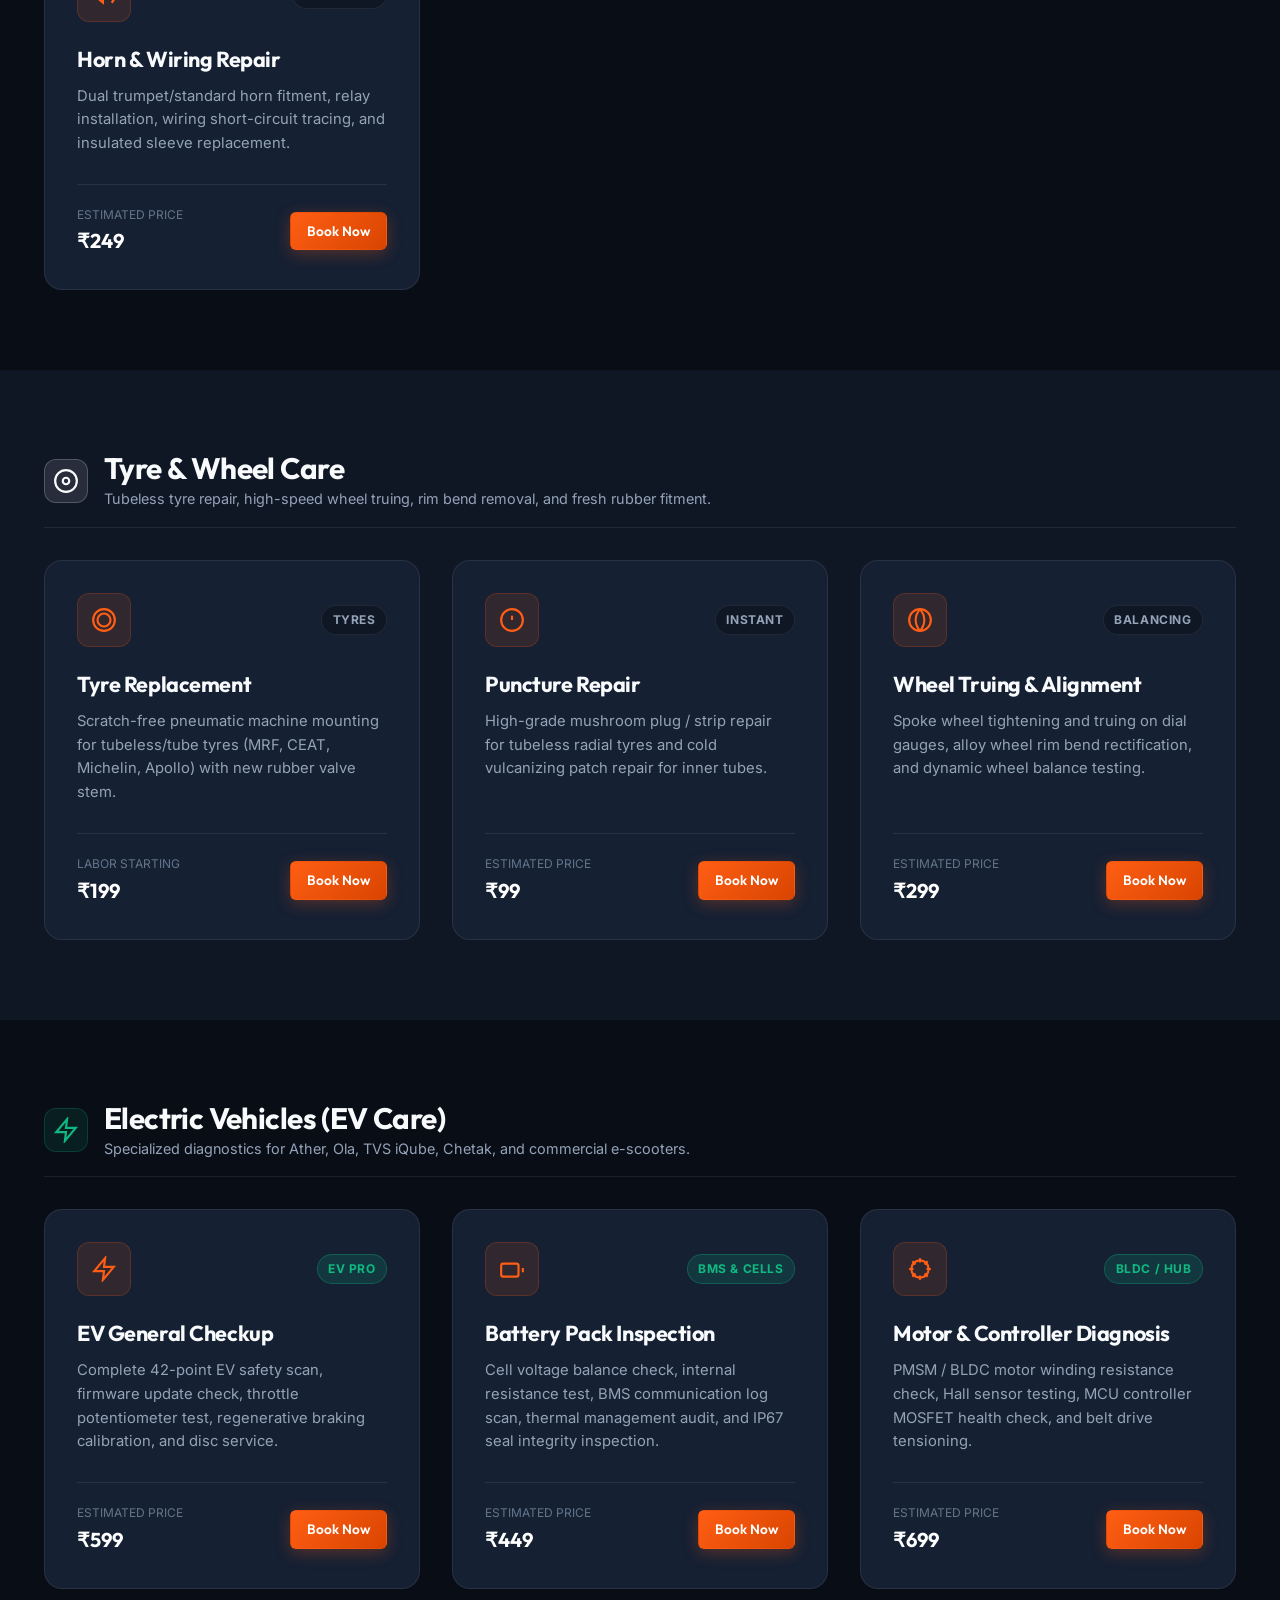
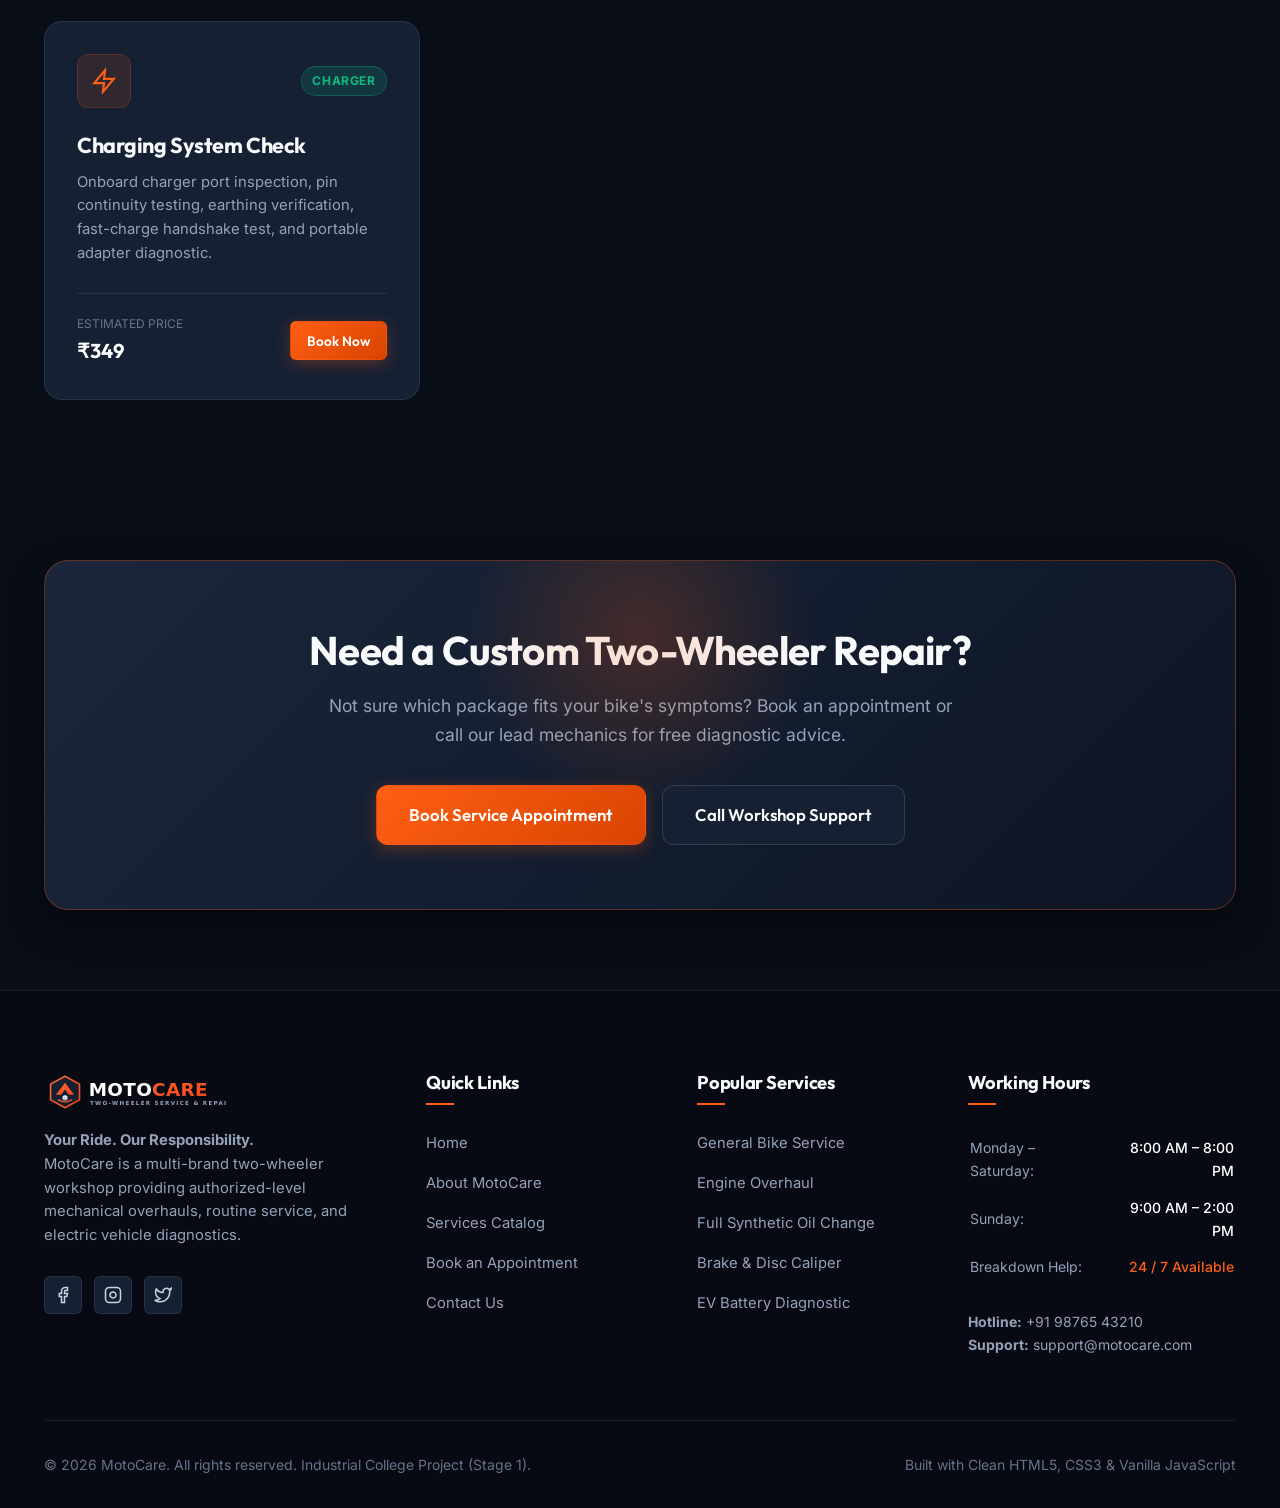
<file: web tech project/motocare/motocare/services.html>
<!DOCTYPE html>
<html lang="en">
<head>
  <meta charset="UTF-8">
  <meta name="viewport" content="width=device-width, initial-scale=1.0">
  <meta name="description" content="Explore MotoCare's comprehensive two-wheeler service catalog. Transparent pricing for General Maintenance, Mechanical Overhauls, Electrical Diagnostics, Tyre care, and EV Systems.">
  <meta name="theme-color" content="#090d16">
  <title>Services Catalog – MotoCare Two-Wheeler Service &amp; Repair</title>

  <!-- Google Fonts: Outfit & Inter -->
  <link rel="preconnect" href="https://fonts.googleapis.com">
  <link rel="preconnect" href="https://fonts.gstatic.com" crossorigin>
  <link href="https://fonts.googleapis.com/css2?family=Inter:wght@400;500;600;700&family=Outfit:wght@500;600;700;800;900&display=swap" rel="stylesheet">

  <!-- Favicon -->
  <link rel="icon" type="image/svg+xml" href="images/logo/favicon.svg">

  <!-- Core Stylesheet -->
  <link rel="stylesheet" href="css/style.css">
</head>
<body>

  <!-- ========================================================================
       1. Header & Navigation Bar
       ======================================================================== -->
  <header class="site-header" id="siteHeader">
    <div class="container">
      <nav class="navbar" aria-label="Main Navigation">
        <!-- Logo -->
        <a href="index.html" class="brand-logo" title="MotoCare Home">
          <img src="images/logo/logo.svg" alt="MotoCare Logo" width="180" height="42">
        </a>

        <!-- Desktop Navigation Menu -->
        <ul class="nav-menu" id="primaryNavMenu">
          <li><a href="index.html" class="nav-link">Home</a></li>
          <li><a href="about.html" class="nav-link">About</a></li>
          <li><a href="services.html" class="nav-link active">Services</a></li>
          <li><a href="booking.html" class="nav-link">Book Service</a></li>
          <li><a href="contact.html" class="nav-link">Contact</a></li>
          <li class="mobile-cta">
            <a href="booking.html" class="btn btn-primary btn-block">
              <span>Book a Service</span>
              <svg viewBox="0 0 24 24" fill="none" stroke="currentColor" stroke-width="2.5" stroke-linecap="round" stroke-linejoin="round"><path d="M5 12h14"></path><path d="m12 5 7 7-7 7"></path></svg>
            </a>
          </li>
        </ul>

        <!-- Navigation Actions -->
        <div class="nav-actions">
          <a href="booking.html" class="btn btn-primary btn-desktop">
            <span>Book a Service</span>
            <svg viewBox="0 0 24 24" fill="none" stroke="currentColor" stroke-width="2.5" stroke-linecap="round" stroke-linejoin="round"><path d="M5 12h14"></path><path d="m12 5 7 7-7 7"></path></svg>
          </a>

          <!-- Mobile Toggle Button -->
          <button class="mobile-toggle" id="mobileMenuToggle" aria-label="Toggle navigation menu" aria-expanded="false" aria-controls="primaryNavMenu">
            <svg viewBox="0 0 24 24" fill="none" stroke="currentColor" stroke-width="2" stroke-linecap="round" stroke-linejoin="round">
              <line x1="3" y1="12" x2="21" y2="12"></line>
              <line x1="3" y1="6" x2="21" y2="6"></line>
              <line x1="3" y1="18" x2="21" y2="18"></line>
            </svg>
          </button>
        </div>
      </nav>
    </div>
  </header>

  <main id="mainContent">

    <!-- ======================================================================
         2. Services Hero Banner
         ====================================================================== -->
    <section class="section-padding" style="background: radial-gradient(circle at 50% 0%, rgba(255,94,20,0.12) 0%, transparent 60%); padding-bottom: 2rem;">
      <div class="container">
        <div class="section-header" style="margin-bottom: 2.5rem;">
          <span class="section-badge">Complete Two-Wheeler Care</span>
          <h1 class="section-title">Specialized Service <span class="text-gradient">Catalog &amp; Pricing</span></h1>
          <p class="section-subtitle">
            Transparent estimates, skilled workmanship, and genuine parts guarantee across five dedicated vehicle disciplines.
          </p>
        </div>

        <!-- Category Jump Bar -->
        <nav class="category-nav" aria-label="Service Category Quick Links">
          <a href="#general" class="category-btn">General Service</a>
          <a href="#mechanical" class="category-btn">Mechanical</a>
          <a href="#electrical" class="category-btn">Electrical</a>
          <a href="#tyres" class="category-btn">Tyre &amp; Wheel</a>
          <a href="#ev" class="category-btn">Electric Vehicles (EV)</a>
        </nav>
      </div>
    </section>

    <!-- ======================================================================
         CATEGORY 1: GENERAL SERVICE
         ====================================================================== -->
    <section class="section-padding" id="general" style="padding-top: 2rem;">
      <div class="container">
        <div style="display: flex; align-items: center; gap: 1rem; margin-bottom: 2rem; border-bottom: 1px solid var(--border-subtle); padding-bottom: 1rem;">
          <div class="service-icon-box" style="width: 44px; height: 44px;">
            <svg viewBox="0 0 24 24" fill="none" stroke="currentColor" stroke-width="2"><path d="M14.7 6.3a1 1 0 0 0 0 1.4l1.6 1.6a1 1 0 0 0 1.4 0l3.77-3.77a6 6 0 0 1-7.94 7.94l-6.91 6.91a2.12 2.12 0 0 1-3-3l6.91-6.91a6 6 0 0 1 7.94-7.94l-3.76 3.76z"></path></svg>
          </div>
          <div>
            <h2 style="font-size: 1.85rem;">General Service</h2>
            <p style="font-size: 0.9rem; color: var(--text-muted);">Routine periodic maintenance packages for peak engine life and fuel efficiency.</p>
          </div>
        </div>

        <div class="services-grid">
          <!-- General Service -->
          <article class="service-card">
            <div class="service-card-top">
              <div class="service-icon-box">
                <svg viewBox="0 0 24 24" fill="none" stroke="currentColor" stroke-width="2"><path d="M14.7 6.3a1 1 0 0 0 0 1.4l1.6 1.6a1 1 0 0 0 1.4 0l3.77-3.77a6 6 0 0 1-7.94 7.94l-6.91 6.91a2.12 2.12 0 0 1-3-3l6.91-6.91a6 6 0 0 1 7.94-7.94l-3.76 3.76z"></path></svg>
              </div>
              <span class="service-tag">Popular</span>
            </div>
            <h3 class="service-title">General Service</h3>
            <p class="service-desc">36-point diagnostic inspection, oil top-up, spark plug cleaning, carburetor/throttle cleaning, clutch tuning, and foam wash.</p>
            <div class="service-meta">
              <div class="service-price">
                <span class="price-label">Estimated Price</span>
                <span class="price-val">₹499</span>
              </div>
              <a href="booking.html?service=General+Service" class="btn btn-primary btn-sm">Book Now</a>
            </div>
          </article>

          <!-- Oil Change -->
          <article class="service-card">
            <div class="service-card-top">
              <div class="service-icon-box">
                <svg viewBox="0 0 24 24" fill="none" stroke="currentColor" stroke-width="2"><path d="M12 2.69l5.66 5.66a8 8 0 1 1-11.31 0z"></path></svg>
              </div>
              <span class="service-tag">Express</span>
            </div>
            <h3 class="service-title">Oil Change</h3>
            <p class="service-desc">High-grade synthetic or mineral oil draining and refill, magnetic sump plug inspection, and oil filter gasket replacement.</p>
            <div class="service-meta">
              <div class="service-price">
                <span class="price-label">Estimated Price</span>
                <span class="price-val">₹299</span>
              </div>
              <a href="booking.html?service=Oil+Change" class="btn btn-primary btn-sm">Book Now</a>
            </div>
          </article>

          <!-- Chain Cleaning -->
          <article class="service-card">
            <div class="service-card-top">
              <div class="service-icon-box">
                <svg viewBox="0 0 24 24" fill="none" stroke="currentColor" stroke-width="2"><circle cx="12" cy="12" r="10"></circle><path d="M8 12h8"></path></svg>
              </div>
              <span class="service-tag">Drive</span>
            </div>
            <h3 class="service-title">Chain Cleaning &amp; Lube</h3>
            <p class="service-desc">Degreasing of chain link rollers, O-ring/X-ring check, slack tension adjustment to spec, and high-tack synthetic lubrication.</p>
            <div class="service-meta">
              <div class="service-price">
                <span class="price-label">Estimated Price</span>
                <span class="price-val">₹199</span>
              </div>
              <a href="booking.html?service=Chain+Cleaning" class="btn btn-primary btn-sm">Book Now</a>
            </div>
          </article>

          <!-- Bike Washing -->
          <article class="service-card">
            <div class="service-card-top">
              <div class="service-icon-box">
                <svg viewBox="0 0 24 24" fill="none" stroke="currentColor" stroke-width="2"><path d="M12 2v20M17 5H9.5a3.5 3.5 0 0 0 0 7h5a3.5 3.5 0 0 1 0 7H6"></path></svg>
              </div>
              <span class="service-tag">Detailing</span>
            </div>
            <h3 class="service-title">Bike Washing &amp; Polish</h3>
            <p class="service-desc">High-pressure snow foam wash, degreasing of rims and swingarm, air drying, and silicone body polish for lasting shine.</p>
            <div class="service-meta">
              <div class="service-price">
                <span class="price-label">Estimated Price</span>
                <span class="price-val">₹149</span>
              </div>
              <a href="booking.html?service=Bike+Washing" class="btn btn-primary btn-sm">Book Now</a>
            </div>
          </article>
        </div>
      </div>
    </section>

    <!-- ======================================================================
         CATEGORY 2: MECHANICAL
         ====================================================================== -->
    <section class="section-padding" id="mechanical" style="background-color: var(--bg-surface);">
      <div class="container">
        <div style="display: flex; align-items: center; gap: 1rem; margin-bottom: 2rem; border-bottom: 1px solid var(--border-subtle); padding-bottom: 1rem;">
          <div class="service-icon-box" style="width: 44px; height: 44px; color: var(--color-blue); border-color: rgba(56,189,248,0.2); background: rgba(56,189,248,0.1);">
            <svg viewBox="0 0 24 24" fill="none" stroke="currentColor" stroke-width="2"><circle cx="12" cy="12" r="3"></circle><path d="M19.4 15a1.65 1.65 0 0 0 .33 1.82l.06.06a2 2 0 0 1 0 2.83 2 2 0 0 1-2.83 0l-.06-.06a1.65 1.65 0 0 0-1.82-.33 1.65 1.65 0 0 0-1 1.51V21a2 2 0 0 1-2 2 2 2 0 0 1-2-2v-.09A1.65 1.65 0 0 0 9 19.4a1.65 1.65 0 0 0-1.82.33l-.06.06a2 2 0 0 1-2.83 0 2 2 0 0 1 0-2.83l.06-.06a1.65 1.65 0 0 0 .33-1.82 1.65 1.65 0 0 0-1.51-1H3a2 2 0 0 1-2-2 2 2 0 0 1 2-2h.09A1.65 1.65 0 0 0 4.6 9a1.65 1.65 0 0 0-.33-1.82l-.06-.06a2 2 0 0 1 0-2.83 2 2 0 0 1 2.83 0l.06.06a1.65 1.65 0 0 0 1.82.33H9a1.65 1.65 0 0 0 1-1.51V3a2 2 0 0 1 2-2 2 2 0 0 1 2 2v.09a1.65 1.65 0 0 0 1 1.51 1.65 1.65 0 0 0 1.82-.33l.06-.06a2 2 0 0 1 2.83 0 2 2 0 0 1 0 2.83l-.06.06a1.65 1.65 0 0 0-.33 1.82V9a1.65 1.65 0 0 0 1.51 1H21a2 2 0 0 1 2 2 2 2 0 0 1-2 2h-.09a1.65 1.65 0 0 0-1.51 1z"></path></svg>
          </div>
          <div>
            <h2 style="font-size: 1.85rem;">Mechanical Repairs</h2>
            <p style="font-size: 0.9rem; color: var(--text-muted);">Engine overhauls, clutch plate upgrades, braking dynamics, and suspension setup.</p>
          </div>
        </div>

        <div class="services-grid">
          <!-- Engine Service -->
          <article class="service-card">
            <div class="service-card-top">
              <div class="service-icon-box">
                <svg viewBox="0 0 24 24" fill="none" stroke="currentColor" stroke-width="2"><circle cx="12" cy="12" r="3"></circle><path d="M19.4 15a1.65 1.65 0 0 0 .33 1.82l.06.06a2 2 0 0 1 0 2.83 2 2 0 0 1-2.83 0l-.06-.06a1.65 1.65 0 0 0-1.82-.33 1.65 1.65 0 0 0-1 1.51V21a2 2 0 0 1-2 2 2 2 0 0 1-2-2v-.09A1.65 1.65 0 0 0 9 19.4a1.65 1.65 0 0 0-1.82.33l-.06.06a2 2 0 0 1-2.83 0 2 2 0 0 1 0-2.83l.06-.06a1.65 1.65 0 0 0 .33-1.82 1.65 1.65 0 0 0-1.51-1H3a2 2 0 0 1-2-2 2 2 0 0 1 2-2h.09A1.65 1.65 0 0 0 4.6 9a1.65 1.65 0 0 0-.33-1.82l-.06-.06a2 2 0 0 1 0-2.83 2 2 0 0 1 2.83 0l.06.06a1.65 1.65 0 0 0 1.82.33H9a1.65 1.65 0 0 0 1-1.51V3a2 2 0 0 1 2-2 2 2 0 0 1 2 2v.09a1.65 1.65 0 0 0 1 1.51 1.65 1.65 0 0 0 1.82-.33l.06-.06a2 2 0 0 1 2.83 0 2 2 0 0 1 0 2.83l-.06.06a1.65 1.65 0 0 0-.33 1.82V9a1.65 1.65 0 0 0 1.51 1H21a2 2 0 0 1 2 2 2 2 0 0 1-2 2h-.09a1.65 1.65 0 0 0-1.51 1z"></path></svg>
              </div>
              <span class="service-tag">Complex</span>
            </div>
            <h3 class="service-title">Engine Service &amp; Overhaul</h3>
            <p class="service-desc">Complete diagnostic disassembly, decarbonization, cylinder kit check, valve lapping, gasket renewal, and timing chain setup.</p>
            <div class="service-meta">
              <div class="service-price">
                <span class="price-label">Estimated Price</span>
                <span class="price-val">₹1,199</span>
              </div>
              <a href="booking.html?service=Engine+Service" class="btn btn-primary btn-sm">Book Now</a>
            </div>
          </article>

          <!-- Brake Service -->
          <article class="service-card">
            <div class="service-card-top">
              <div class="service-icon-box">
                <svg viewBox="0 0 24 24" fill="none" stroke="currentColor" stroke-width="2"><circle cx="12" cy="12" r="10"></circle><circle cx="12" cy="12" r="4"></circle></svg>
              </div>
              <span class="service-tag">Safety</span>
            </div>
            <h3 class="service-title">Brake Service</h3>
            <p class="service-desc">Disc pad/drum shoe replacement, caliper pin greasing, disc rotor runout inspection, and hydraulic fluid pressure bleeding.</p>
            <div class="service-meta">
              <div class="service-price">
                <span class="price-label">Estimated Price</span>
                <span class="price-val">₹399</span>
              </div>
              <a href="booking.html?service=Brake+Service" class="btn btn-primary btn-sm">Book Now</a>
            </div>
          </article>

          <!-- Clutch Service -->
          <article class="service-card">
            <div class="service-card-top">
              <div class="service-icon-box">
                <svg viewBox="0 0 24 24" fill="none" stroke="currentColor" stroke-width="2"><circle cx="12" cy="12" r="10"></circle><polyline points="12 6 12 12 16 14"></polyline></svg>
              </div>
              <span class="service-tag">Transmission</span>
            </div>
            <h3 class="service-title">Clutch Service</h3>
            <p class="service-desc">Friction plate and steel plate renewal, clutch cable lubrication/replacement, clutch hub inspection, and bite point adjustment.</p>
            <div class="service-meta">
              <div class="service-price">
                <span class="price-label">Estimated Price</span>
                <span class="price-val">₹499</span>
              </div>
              <a href="booking.html?service=Clutch+Service" class="btn btn-primary btn-sm">Book Now</a>
            </div>
          </article>

          <!-- Suspension Service -->
          <article class="service-card">
            <div class="service-card-top">
              <div class="service-icon-box">
                <svg viewBox="0 0 24 24" fill="none" stroke="currentColor" stroke-width="2"><path d="M12 2v20M8 5h8M8 19h8"></path></svg>
              </div>
              <span class="service-tag">Handling</span>
            </div>
            <h3 class="service-title">Suspension Service</h3>
            <p class="service-desc">Front telescopic fork oil replacement, fork oil seal renewal, rear monoshock/twin-shock preload calibration and bush greasing.</p>
            <div class="service-meta">
              <div class="service-price">
                <span class="price-label">Estimated Price</span>
                <span class="price-val">₹599</span>
              </div>
              <a href="booking.html?service=Suspension+Service" class="btn btn-primary btn-sm">Book Now</a>
            </div>
          </article>
        </div>
      </div>
    </section>

    <!-- ======================================================================
         CATEGORY 3: ELECTRICAL
         ====================================================================== -->
    <section class="section-padding" id="electrical">
      <div class="container">
        <div style="display: flex; align-items: center; gap: 1rem; margin-bottom: 2rem; border-bottom: 1px solid var(--border-subtle); padding-bottom: 1rem;">
          <div class="service-icon-box" style="width: 44px; height: 44px; color: var(--color-yellow); border-color: rgba(250,204,21,0.2); background: rgba(250,204,21,0.1);">
            <svg viewBox="0 0 24 24" fill="none" stroke="currentColor" stroke-width="2"><polygon points="13 2 3 14 12 14 11 22 21 10 12 10 13 2"></polygon></svg>
          </div>
          <div>
            <h2 style="font-size: 1.85rem;">Electrical &amp; Electronics</h2>
            <p style="font-size: 0.9rem; color: var(--text-muted);">Wiring harness diagnostics, starter coils, lighting upgrades, and battery health.</p>
          </div>
        </div>

        <div class="services-grid">
          <!-- Battery Service -->
          <article class="service-card">
            <div class="service-card-top">
              <div class="service-icon-box">
                <svg viewBox="0 0 24 24" fill="none" stroke="currentColor" stroke-width="2"><rect x="2" y="7" width="16" height="12" rx="2"></rect><line x1="22" y1="11" x2="22" y2="15"></line></svg>
              </div>
              <span class="service-tag">Power</span>
            </div>
            <h3 class="service-title">Battery Service</h3>
            <p class="service-desc">Digital load test, terminal cleaning, specific gravity test, electrolyte top-up, and charging relay health check.</p>
            <div class="service-meta">
              <div class="service-price">
                <span class="price-label">Estimated Price</span>
                <span class="price-val">₹349</span>
              </div>
              <a href="booking.html?service=Battery+Service" class="btn btn-primary btn-sm">Book Now</a>
            </div>
          </article>

          <!-- Electrical Diagnosis -->
          <article class="service-card">
            <div class="service-card-top">
              <div class="service-icon-box">
                <svg viewBox="0 0 24 24" fill="none" stroke="currentColor" stroke-width="2"><polygon points="13 2 3 14 12 14 11 22 21 10 12 10 13 2"></polygon></svg>
              </div>
              <span class="service-tag">Diagnostic</span>
            </div>
            <h3 class="service-title">Electrical Diagnosis</h3>
            <p class="service-desc">Multimeter analysis of stator coil, RR unit (rectifier regulator), ignition coil, and spark plug cap resistance.</p>
            <div class="service-meta">
              <div class="service-price">
                <span class="price-label">Estimated Price</span>
                <span class="price-val">₹299</span>
              </div>
              <a href="booking.html?service=Electrical+Repair" class="btn btn-primary btn-sm">Book Now</a>
            </div>
          </article>

          <!-- Headlight Repair -->
          <article class="service-card">
            <div class="service-card-top">
              <div class="service-icon-box">
                <svg viewBox="0 0 24 24" fill="none" stroke="currentColor" stroke-width="2"><circle cx="12" cy="12" r="5"></circle><line x1="12" y1="1" x2="12" y2="3"></line><line x1="12" y1="21" x2="12" y2="23"></line><line x1="4.22" y1="4.22" x2="5.64" y2="5.64"></line><line x1="18.36" y1="18.36" x2="19.78" y2="19.78"></line><line x1="1" y1="12" x2="3" y2="12"></line><line x1="21" y1="12" x2="23" y2="12"></line></svg>
              </div>
              <span class="service-tag">Lighting</span>
            </div>
            <h3 class="service-title">Headlight &amp; Indicator Repair</h3>
            <p class="service-desc">High/low beam switch repair, LED conversion bulb fitment, flasher relay replacement, and beam angle leveling.</p>
            <div class="service-meta">
              <div class="service-price">
                <span class="price-label">Estimated Price</span>
                <span class="price-val">₹199</span>
              </div>
              <a href="booking.html?service=Electrical+Repair" class="btn btn-primary btn-sm">Book Now</a>
            </div>
          </article>

          <!-- Horn/Wiring Repair -->
          <article class="service-card">
            <div class="service-card-top">
              <div class="service-icon-box">
                <svg viewBox="0 0 24 24" fill="none" stroke="currentColor" stroke-width="2"><path d="M11 5L6 9H2v6h4l5 4V5z"></path><path d="M19.07 4.93a10 10 0 0 1 0 14.14"></path></svg>
              </div>
              <span class="service-tag">Controls</span>
            </div>
            <h3 class="service-title">Horn &amp; Wiring Repair</h3>
            <p class="service-desc">Dual trumpet/standard horn fitment, relay installation, wiring short-circuit tracing, and insulated sleeve replacement.</p>
            <div class="service-meta">
              <div class="service-price">
                <span class="price-label">Estimated Price</span>
                <span class="price-val">₹249</span>
              </div>
              <a href="booking.html?service=Electrical+Repair" class="btn btn-primary btn-sm">Book Now</a>
            </div>
          </article>
        </div>
      </div>
    </section>

    <!-- ======================================================================
         CATEGORY 4: TYRE & WHEEL
         ====================================================================== -->
    <section class="section-padding" id="tyres" style="background-color: var(--bg-surface);">
      <div class="container">
        <div style="display: flex; align-items: center; gap: 1rem; margin-bottom: 2rem; border-bottom: 1px solid var(--border-subtle); padding-bottom: 1rem;">
          <div class="service-icon-box" style="width: 44px; height: 44px; color: var(--text-main); border-color: rgba(255,255,255,0.2); background: rgba(255,255,255,0.1);">
            <svg viewBox="0 0 24 24" fill="none" stroke="currentColor" stroke-width="2"><circle cx="12" cy="12" r="10"></circle><circle cx="12" cy="12" r="3"></circle></svg>
          </div>
          <div>
            <h2 style="font-size: 1.85rem;">Tyre &amp; Wheel Care</h2>
            <p style="font-size: 0.9rem; color: var(--text-muted);">Tubeless tyre repair, high-speed wheel truing, rim bend removal, and fresh rubber fitment.</p>
          </div>
        </div>

        <div class="services-grid">
          <!-- Tyre Replacement -->
          <article class="service-card">
            <div class="service-card-top">
              <div class="service-icon-box">
                <svg viewBox="0 0 24 24" fill="none" stroke="currentColor" stroke-width="2"><circle cx="12" cy="12" r="10"></circle><circle cx="12" cy="12" r="6"></circle></svg>
              </div>
              <span class="service-tag">Tyres</span>
            </div>
            <h3 class="service-title">Tyre Replacement</h3>
            <p class="service-desc">Scratch-free pneumatic machine mounting for tubeless/tube tyres (MRF, CEAT, Michelin, Apollo) with new rubber valve stem.</p>
            <div class="service-meta">
              <div class="service-price">
                <span class="price-label">Labor Starting</span>
                <span class="price-val">₹199</span>
              </div>
              <a href="booking.html?service=Tyre+Service" class="btn btn-primary btn-sm">Book Now</a>
            </div>
          </article>

          <!-- Puncture Repair -->
          <article class="service-card">
            <div class="service-card-top">
              <div class="service-icon-box">
                <svg viewBox="0 0 24 24" fill="none" stroke="currentColor" stroke-width="2"><circle cx="12" cy="12" r="10"></circle><line x1="12" y1="8" x2="12" y2="12"></line><line x1="12" y1="16" x2="12.01" y2="16"></line></svg>
              </div>
              <span class="service-tag">Instant</span>
            </div>
            <h3 class="service-title">Puncture Repair</h3>
            <p class="service-desc">High-grade mushroom plug / strip repair for tubeless radial tyres and cold vulcanizing patch repair for inner tubes.</p>
            <div class="service-meta">
              <div class="service-price">
                <span class="price-label">Estimated Price</span>
                <span class="price-val">₹99</span>
              </div>
              <a href="booking.html?service=Tyre+Service" class="btn btn-primary btn-sm">Book Now</a>
            </div>
          </article>

          <!-- Wheel Alignment -->
          <article class="service-card">
            <div class="service-card-top">
              <div class="service-icon-box">
                <svg viewBox="0 0 24 24" fill="none" stroke="currentColor" stroke-width="2"><circle cx="12" cy="12" r="10"></circle><path d="M12 2a15.3 15.3 0 0 1 4 10 15.3 15.3 0 0 1-4 10 15.3 15.3 0 0 1-4-10 15.3 15.3 0 0 1 4-10z"></path></svg>
              </div>
              <span class="service-tag">Balancing</span>
            </div>
            <h3 class="service-title">Wheel Truing &amp; Alignment</h3>
            <p class="service-desc">Spoke wheel tightening and truing on dial gauges, alloy wheel rim bend rectification, and dynamic wheel balance testing.</p>
            <div class="service-meta">
              <div class="service-price">
                <span class="price-label">Estimated Price</span>
                <span class="price-val">₹299</span>
              </div>
              <a href="booking.html?service=Tyre+Service" class="btn btn-primary btn-sm">Book Now</a>
            </div>
          </article>
        </div>
      </div>
    </section>

    <!-- ======================================================================
         CATEGORY 5: ELECTRIC VEHICLES (EV)
         ====================================================================== -->
    <section class="section-padding" id="ev">
      <div class="container">
        <div style="display: flex; align-items: center; gap: 1rem; margin-bottom: 2rem; border-bottom: 1px solid var(--border-subtle); padding-bottom: 1rem;">
          <div class="service-icon-box" style="width: 44px; height: 44px; color: var(--color-green); border-color: rgba(16,185,129,0.2); background: rgba(16,185,129,0.1);">
            <svg viewBox="0 0 24 24" fill="none" stroke="currentColor" stroke-width="2"><path d="M13 2L3 14h9l-1 8 10-12h-9l1-8z"></path></svg>
          </div>
          <div>
            <h2 style="font-size: 1.85rem;">Electric Vehicles (EV Care)</h2>
            <p style="font-size: 0.9rem; color: var(--text-muted);">Specialized diagnostics for Ather, Ola, TVS iQube, Chetak, and commercial e-scooters.</p>
          </div>
        </div>

        <div class="services-grid">
          <!-- EV General Checkup -->
          <article class="service-card">
            <div class="service-card-top">
              <div class="service-icon-box">
                <svg viewBox="0 0 24 24" fill="none" stroke="currentColor" stroke-width="2"><path d="M13 2L3 14h9l-1 8 10-12h-9l1-8z"></path></svg>
              </div>
              <span class="service-tag" style="background: rgba(16,185,129,0.15); color: var(--color-green); border-color: rgba(16,185,129,0.3);">EV Pro</span>
            </div>
            <h3 class="service-title">EV General Checkup</h3>
            <p class="service-desc">Complete 42-point EV safety scan, firmware update check, throttle potentiometer test, regenerative braking calibration, and disc service.</p>
            <div class="service-meta">
              <div class="service-price">
                <span class="price-label">Estimated Price</span>
                <span class="price-val">₹599</span>
              </div>
              <a href="booking.html?service=EV+Service" class="btn btn-primary btn-sm">Book Now</a>
            </div>
          </article>

          <!-- Battery Inspection -->
          <article class="service-card">
            <div class="service-card-top">
              <div class="service-icon-box">
                <svg viewBox="0 0 24 24" fill="none" stroke="currentColor" stroke-width="2"><rect x="2" y="7" width="16" height="12" rx="2"></rect><line x1="22" y1="11" x2="22" y2="15"></line></svg>
              </div>
              <span class="service-tag" style="background: rgba(16,185,129,0.15); color: var(--color-green); border-color: rgba(16,185,129,0.3);">BMS &amp; Cells</span>
            </div>
            <h3 class="service-title">Battery Pack Inspection</h3>
            <p class="service-desc">Cell voltage balance check, internal resistance test, BMS communication log scan, thermal management audit, and IP67 seal integrity inspection.</p>
            <div class="service-meta">
              <div class="service-price">
                <span class="price-label">Estimated Price</span>
                <span class="price-val">₹449</span>
              </div>
              <a href="booking.html?service=EV+Service" class="btn btn-primary btn-sm">Book Now</a>
            </div>
          </article>

          <!-- Motor Diagnosis -->
          <article class="service-card">
            <div class="service-card-top">
              <div class="service-icon-box">
                <svg viewBox="0 0 24 24" fill="none" stroke="currentColor" stroke-width="2"><circle cx="12" cy="12" r="8"></circle><path d="M12 2v4M12 18v4M4.93 4.93l2.83 2.83M16.24 16.24l2.83 2.83M2 12h4M18 12h4M4.93 19.07l2.83-2.83M16.24 7.76l2.83-2.83"></path></svg>
              </div>
              <span class="service-tag" style="background: rgba(16,185,129,0.15); color: var(--color-green); border-color: rgba(16,185,129,0.3);">BLDC / Hub</span>
            </div>
            <h3 class="service-title">Motor &amp; Controller Diagnosis</h3>
            <p class="service-desc">PMSM / BLDC motor winding resistance check, Hall sensor testing, MCU controller MOSFET health check, and belt drive tensioning.</p>
            <div class="service-meta">
              <div class="service-price">
                <span class="price-label">Estimated Price</span>
                <span class="price-val">₹699</span>
              </div>
              <a href="booking.html?service=EV+Service" class="btn btn-primary btn-sm">Book Now</a>
            </div>
          </article>

          <!-- Charging System Check -->
          <article class="service-card">
            <div class="service-card-top">
              <div class="service-icon-box">
                <svg viewBox="0 0 24 24" fill="none" stroke="currentColor" stroke-width="2"><polygon points="13 2 3 14 12 14 11 22 21 10 12 10 13 2"></polygon></svg>
              </div>
              <span class="service-tag" style="background: rgba(16,185,129,0.15); color: var(--color-green); border-color: rgba(16,185,129,0.3);">Charger</span>
            </div>
            <h3 class="service-title">Charging System Check</h3>
            <p class="service-desc">Onboard charger port inspection, pin continuity testing, earthing verification, fast-charge handshake test, and portable adapter diagnostic.</p>
            <div class="service-meta">
              <div class="service-price">
                <span class="price-label">Estimated Price</span>
                <span class="price-val">₹349</span>
              </div>
              <a href="booking.html?service=EV+Service" class="btn btn-primary btn-sm">Book Now</a>
            </div>
          </article>
        </div>
      </div>
    </section>

    <!-- ======================================================================
         CTA Banner
         ====================================================================== -->
    <section class="section-padding">
      <div class="container">
        <div class="cta-banner">
          <h2 class="cta-title">Need a Custom Two-Wheeler Repair?</h2>
          <p class="cta-desc">
            Not sure which package fits your bike's symptoms? Book an appointment or call our lead mechanics for free diagnostic advice.
          </p>
          <div style="display: flex; gap: 1rem; justify-content: center; flex-wrap: wrap;">
            <a href="booking.html" class="btn btn-primary btn-lg">Book Service Appointment</a>
            <a href="contact.html" class="btn btn-secondary btn-lg">Call Workshop Support</a>
          </div>
        </div>
      </div>
    </section>

  </main>

  <!-- ========================================================================
       Footer
       ======================================================================== -->
  <footer class="site-footer">
    <div class="container">
      <div class="footer-grid">
        <div class="footer-brand">
          <a href="index.html" class="brand-logo" title="MotoCare Home">
            <img src="images/logo/logo.svg" alt="MotoCare Logo" width="180" height="42">
          </a>
          <p>
            <strong>Your Ride. Our Responsibility.</strong><br>
            MotoCare is a multi-brand two-wheeler workshop providing authorized-level mechanical overhauls, routine service, and electric vehicle diagnostics.
          </p>
          <div class="social-links" aria-label="Social Media Links">
            <a href="#" class="social-link" title="Facebook"><svg viewBox="0 0 24 24" fill="none" stroke="currentColor" stroke-width="2"><path d="M18 2h-3a5 5 0 0 0-5 5v3H7v4h3v8h4v-8h3l1-4h-4V7a1 1 0 0 1 1-1h3z"></path></svg></a>
            <a href="#" class="social-link" title="Instagram"><svg viewBox="0 0 24 24" fill="none" stroke="currentColor" stroke-width="2"><rect x="2" y="2" width="20" height="20" rx="5" ry="5"></rect><path d="M16 11.37A4 4 0 1 1 12.63 8 4 4 0 0 1 16 11.37z"></path></svg></a>
            <a href="#" class="social-link" title="Twitter"><svg viewBox="0 0 24 24" fill="none" stroke="currentColor" stroke-width="2"><path d="M23 3a10.9 10.9 0 0 1-3.14 1.53 4.48 4.48 0 0 0-7.86 3v1A10.66 10.66 0 0 1 3 4s-4 9 5 13a11.64 11.64 0 0 1-7 2c9 5 20 0 20-11.5a4.5 4.5 0 0 0-.08-.83A7.72 7.72 0 0 0 23 3z"></path></svg></a>
          </div>
        </div>

        <div class="footer-col">
          <h4>Quick Links</h4>
          <ul class="footer-links">
            <li><a href="index.html">Home</a></li>
            <li><a href="about.html">About MotoCare</a></li>
            <li><a href="services.html">Services Catalog</a></li>
            <li><a href="booking.html">Book an Appointment</a></li>
            <li><a href="contact.html">Contact Us</a></li>
          </ul>
        </div>

        <div class="footer-col">
          <h4>Popular Services</h4>
          <ul class="footer-links">
            <li><a href="#general">General Bike Service</a></li>
            <li><a href="#mechanical">Engine Overhaul</a></li>
            <li><a href="#general">Full Synthetic Oil Change</a></li>
            <li><a href="#mechanical">Brake &amp; Disc Caliper</a></li>
            <li><a href="#ev">EV Battery Diagnostic</a></li>
          </ul>
        </div>

        <div class="footer-col">
          <h4>Working Hours</h4>
          <table class="hours-table">
            <tbody>
              <tr><td>Monday – Saturday:</td><td>8:00 AM – 8:00 PM</td></tr>
              <tr><td>Sunday:</td><td>9:00 AM – 2:00 PM</td></tr>
              <tr><td>Breakdown Help:</td><td><span class="text-orange">24 / 7 Available</span></td></tr>
            </tbody>
          </table>
          <div style="margin-top: 1.5rem; font-size: 0.875rem; color: var(--text-muted);">
            <p><strong>Hotline:</strong> +91 98765 43210</p>
            <p><strong>Support:</strong> support@motocare.com</p>
          </div>
        </div>
      </div>

      <div class="footer-bottom">
        <p>&copy; <span class="current-year">2026</span> MotoCare. All rights reserved. Industrial College Project (Stage 1).</p>
        <p>Built with Clean HTML5, CSS3 &amp; Vanilla JavaScript</p>
      </div>
    </div>
  </footer>

  <script src="js/script.js"></script>
</body>
</html>
</file>
<file: web tech project/motocare/motocare/css/style.css>
/* ==========================================================================
   MotoCare – Two-Wheeler Service & Mechanic Shop Management System
   Stylesheet: css/style.css
   Stage 1: Production-Grade Responsive Dark Automotive Theme
   ========================================================================== */

/* --------------------------------------------------------------------------
   1. CSS Reset & Custom Variables
   -------------------------------------------------------------------------- */
:root {
  /* Color Palette */
  --bg-body: #090d16;
  --bg-surface: #0f1624;
  --bg-card: #152033;
  --bg-card-hover: #1b2940;
  --bg-card-elevated: #22334e;
  --bg-input: #0b111c;

  /* Accent Colors */
  --accent-orange: #ff5e14;
  --accent-orange-light: #ff7d42;
  --accent-orange-dark: #d84500;
  --accent-glow: rgba(255, 94, 20, 0.28);
  --accent-glow-subtle: rgba(255, 94, 20, 0.12);

  /* Functional Accents */
  --color-blue: #38bdf8;
  --color-green: #10b981;
  --color-yellow: #facc15;
  --color-danger: #ef4444;

  /* Text Colors */
  --text-main: #f8fafc;
  --text-secondary: #cbd5e1;
  --text-muted: #94a3b8;
  --text-dim: #64748b;

  /* Borders & Dividers */
  --border-subtle: rgba(255, 255, 255, 0.08);
  --border-card: rgba(255, 255, 255, 0.12);
  --border-focus: #ff5e14;

  /* Typography */
  --font-heading: 'Outfit', -apple-system, BlinkMacSystemFont, 'Segoe UI', Roboto, Helvetica, Arial, sans-serif;
  --font-body: 'Inter', -apple-system, BlinkMacSystemFont, 'Segoe UI', Roboto, Helvetica, Arial, sans-serif;

  /* Spacing */
  --container-max: 1240px;
  --radius-sm: 6px;
  --radius-md: 12px;
  --radius-lg: 18px;
  --radius-xl: 24px;
  --radius-full: 9999px;

  /* Shadows */
  --shadow-sm: 0 2px 8px rgba(0, 0, 0, 0.25);
  --shadow-md: 0 8px 24px rgba(0, 0, 0, 0.35);
  --shadow-lg: 0 16px 36px rgba(0, 0, 0, 0.45);
  --shadow-orange: 0 8px 24px rgba(255, 94, 20, 0.25);

  /* Transitions */
  --transition-fast: 0.18s ease-in-out;
  --transition-base: 0.28s cubic-bezier(0.4, 0, 0.2, 1);
  --transition-slow: 0.45s cubic-bezier(0.4, 0, 0.2, 1);
}

*, *::before, *::after {
  box-sizing: border-box;
  margin: 0;
  padding: 0;
}

html {
  scroll-behavior: smooth;
  scroll-padding-top: 86px;
  font-size: 16px;
  -webkit-text-size-adjust: 100%;
}

section[id] {
  scroll-margin-top: 86px;
}

:focus-visible {
  outline: 2px solid var(--accent-orange);
  outline-offset: 3px;
}

body {
  background-color: var(--bg-body);
  color: var(--text-secondary);
  font-family: var(--font-body);
  line-height: 1.65;
  overflow-x: hidden;
  min-height: 100vh;
  display: flex;
  flex-direction: column;
}

main {
  flex: 1;
}

img, svg {
  display: block;
  max-width: 100%;
}

a {
  color: inherit;
  text-decoration: none;
  transition: color var(--transition-fast);
}

button, input, select, textarea {
  font-family: inherit;
  font-size: inherit;
}

ul, ol {
  list-style: none;
}

/* --------------------------------------------------------------------------
   2. Typography & Utility Classes
   -------------------------------------------------------------------------- */
h1, h2, h3, h4, h5, h6 {
  font-family: var(--font-heading);
  color: var(--text-main);
  font-weight: 700;
  line-height: 1.25;
  letter-spacing: -0.02em;
}

.text-gradient {
  background: linear-gradient(135deg, #ffffff 30%, var(--accent-orange) 100%);
  -webkit-background-clip: text;
  -webkit-text-fill-color: transparent;
}

.text-orange {
  color: var(--accent-orange);
}

.text-green {
  color: var(--color-green);
}

.text-muted {
  color: var(--text-muted);
}

.container {
  width: 100%;
  max-width: var(--container-max);
  margin-left: auto;
  margin-right: auto;
  padding-left: 1.5rem;
  padding-right: 1.5rem;
}

.section-padding {
  padding-top: 5rem;
  padding-bottom: 5rem;
}

@media (max-width: 768px) {
  .section-padding {
    padding-top: 3.5rem;
    padding-bottom: 3.5rem;
  }
}

.section-header {
  text-align: center;
  max-width: 720px;
  margin: 0 auto 3.5rem;
}

.section-header.text-left {
  text-align: left;
  margin-left: 0;
}

.section-badge {
  display: inline-flex;
  align-items: center;
  gap: 0.5rem;
  background-color: var(--accent-glow-subtle);
  color: var(--accent-orange);
  font-size: 0.825rem;
  font-weight: 600;
  text-transform: uppercase;
  letter-spacing: 0.08em;
  padding: 0.35rem 0.9rem;
  border-radius: var(--radius-full);
  border: 1px solid rgba(255, 94, 20, 0.25);
  margin-bottom: 1rem;
}

.section-title {
  font-size: 2.25rem;
  margin-bottom: 1rem;
}

@media (min-width: 992px) {
  .section-title {
    font-size: 2.75rem;
  }
}

.section-subtitle {
  color: var(--text-muted);
  font-size: 1.05rem;
  line-height: 1.6;
}

/* --------------------------------------------------------------------------
   3. Buttons
   -------------------------------------------------------------------------- */
.btn {
  display: inline-flex;
  align-items: center;
  justify-content: center;
  gap: 0.6rem;
  font-family: var(--font-heading);
  font-weight: 600;
  font-size: 0.975rem;
  padding: 0.75rem 1.6rem;
  border-radius: var(--radius-md);
  border: 1px solid transparent;
  cursor: pointer;
  transition: all var(--transition-base);
  text-decoration: none;
  white-space: nowrap;
}

.btn-primary {
  background: linear-gradient(135deg, var(--accent-orange), var(--accent-orange-dark));
  color: #ffffff;
  box-shadow: 0 4px 16px var(--accent-glow);
}

.btn-primary:hover {
  background: linear-gradient(135deg, var(--accent-orange-light), var(--accent-orange));
  box-shadow: 0 8px 24px rgba(255, 94, 20, 0.4);
  transform: translateY(-2px);
}

.btn-secondary {
  background-color: var(--bg-card);
  color: var(--text-main);
  border-color: var(--border-card);
}

.btn-secondary:hover {
  background-color: var(--bg-card-hover);
  border-color: rgba(255, 255, 255, 0.2);
  color: #ffffff;
  transform: translateY(-2px);
}

.btn-outline {
  background-color: transparent;
  color: var(--accent-orange);
  border-color: var(--accent-orange);
}

.btn-outline:hover {
  background-color: var(--accent-orange);
  color: #ffffff;
  box-shadow: 0 4px 16px var(--accent-glow);
  transform: translateY(-2px);
}

.btn-sm {
  padding: 0.45rem 1rem;
  font-size: 0.85rem;
  border-radius: var(--radius-sm);
}

.btn-lg {
  padding: 0.95rem 2rem;
  font-size: 1.05rem;
  border-radius: var(--radius-md);
}

.btn-block {
  width: 100%;
}

.btn:active {
  transform: translateY(0);
}

.btn svg {
  width: 18px;
  height: 18px;
  transition: transform var(--transition-fast);
}

.btn:hover svg {
  transform: translateX(3px);
}

/* --------------------------------------------------------------------------
   4. Header & Navigation Bar
   -------------------------------------------------------------------------- */
.site-header {
  position: sticky;
  top: 0;
  z-index: 1000;
  background-color: rgba(9, 13, 22, 0.9);
  backdrop-filter: blur(16px);
  -webkit-backdrop-filter: blur(16px);
  border-bottom: 1px solid var(--border-subtle);
  transition: all var(--transition-base);
}

.site-header.scrolled {
  background-color: rgba(9, 13, 22, 0.98);
  box-shadow: 0 4px 20px rgba(0, 0, 0, 0.4);
}

.navbar {
  display: flex;
  align-items: center;
  justify-content: space-between;
  height: 76px;
}

.brand-logo {
  display: flex;
  align-items: center;
  gap: 0.75rem;
  text-decoration: none;
}

.brand-logo img {
  height: 42px;
  width: auto;
}

.brand-text {
  font-family: var(--font-heading);
  font-size: 1.5rem;
  font-weight: 800;
  color: #ffffff;
  letter-spacing: -0.01em;
}

.brand-text span {
  color: var(--accent-orange);
}

.nav-menu {
  display: flex;
  align-items: center;
  gap: 2rem;
}

.nav-link {
  font-size: 0.95rem;
  font-weight: 500;
  color: var(--text-secondary);
  position: relative;
  padding: 0.4rem 0;
  transition: color var(--transition-fast);
}

.nav-link:hover {
  color: #ffffff;
}

.nav-link.active {
  color: var(--accent-orange);
  font-weight: 600;
}

.nav-link.active::after {
  content: '';
  position: absolute;
  bottom: -2px;
  left: 0;
  width: 100%;
  height: 2px;
  background-color: var(--accent-orange);
  border-radius: 2px;
}

.nav-actions {
  display: flex;
  align-items: center;
  gap: 1rem;
}

/* Mobile Toggle Hamburger */
.mobile-toggle {
  display: none;
  background: none;
  border: none;
  cursor: pointer;
  padding: 0.5rem;
  color: var(--text-main);
  border-radius: var(--radius-sm);
  background-color: var(--bg-card);
}

.mobile-toggle svg {
  width: 24px;
  height: 24px;
  stroke: var(--text-main);
}

@media (max-width: 991px) {
  .mobile-toggle {
    display: inline-flex;
  }

  .nav-menu {
    position: fixed;
    top: 76px;
    left: 0;
    width: 100%;
    background-color: rgba(15, 22, 36, 0.98);
    backdrop-filter: blur(20px);
    flex-direction: column;
    align-items: flex-start;
    padding: 1.5rem 2rem 2.5rem;
    gap: 1.25rem;
    border-bottom: 1px solid var(--border-card);
    transform: translateY(-120%);
    opacity: 0;
    visibility: hidden;
    transition: all var(--transition-base);
    box-shadow: var(--shadow-lg);
  }

  .nav-menu.open {
    transform: translateY(0);
    opacity: 1;
    visibility: visible;
  }

  .nav-link {
    font-size: 1.1rem;
    width: 100%;
    padding: 0.6rem 0;
    border-bottom: 1px solid var(--border-subtle);
  }

  .nav-menu .mobile-cta {
    width: 100%;
    margin-top: 0.5rem;
  }

  .nav-actions .btn-desktop {
    display: none;
  }
}

/* --------------------------------------------------------------------------
   5. Hero Section (Home)
   -------------------------------------------------------------------------- */
.hero-section {
  position: relative;
  padding: 5rem 0 6rem;
  overflow: hidden;
  background: radial-gradient(circle at 80% 20%, rgba(255, 94, 20, 0.12) 0%, transparent 50%),
              radial-gradient(circle at 10% 80%, rgba(56, 189, 248, 0.08) 0%, transparent 45%);
}

.hero-grid {
  display: grid;
  grid-template-columns: 1.15fr 0.85fr;
  align-items: center;
  gap: 3.5rem;
}

@media (max-width: 991px) {
  .hero-grid {
    grid-template-columns: 1fr;
    gap: 3rem;
  }
}

.hero-content {
  max-width: 620px;
}

.hero-badge {
  display: inline-flex;
  align-items: center;
  gap: 0.5rem;
  background-color: var(--bg-card);
  border: 1px solid var(--border-card);
  padding: 0.4rem 1rem;
  border-radius: var(--radius-full);
  font-size: 0.875rem;
  color: var(--text-secondary);
  margin-bottom: 1.5rem;
}

.hero-badge .pulse-dot {
  width: 8px;
  height: 8px;
  background-color: var(--color-green);
  border-radius: 50%;
  box-shadow: 0 0 10px var(--color-green);
  animation: pulse 2s infinite;
}

@keyframes pulse {
  0% { transform: scale(0.95); box-shadow: 0 0 0 0 rgba(16, 185, 129, 0.7); }
  70% { transform: scale(1.1); box-shadow: 0 0 0 8px rgba(16, 185, 129, 0); }
  100% { transform: scale(0.95); box-shadow: 0 0 0 0 rgba(16, 185, 129, 0); }
}

.hero-title {
  font-size: 3rem;
  font-weight: 800;
  line-height: 1.18;
  margin-bottom: 1.25rem;
  letter-spacing: -0.03em;
}

@media (min-width: 1200px) {
  .hero-title {
    font-size: 3.5rem;
  }
}

@media (max-width: 768px) {
  .hero-title {
    font-size: 2.25rem;
  }
}

.hero-text {
  font-size: 1.15rem;
  color: var(--text-muted);
  margin-bottom: 2.25rem;
  line-height: 1.7;
}

.hero-actions {
  display: flex;
  align-items: center;
  flex-wrap: wrap;
  gap: 1.25rem;
  margin-bottom: 2.5rem;
}

.hero-trust-list {
  display: flex;
  align-items: center;
  flex-wrap: wrap;
  gap: 1.75rem;
  padding-top: 1.5rem;
  border-top: 1px solid var(--border-subtle);
}

.trust-item {
  display: flex;
  align-items: center;
  gap: 0.5rem;
  font-size: 0.9rem;
  color: var(--text-secondary);
}

.trust-item svg {
  width: 18px;
  height: 18px;
  color: var(--color-green);
  flex-shrink: 0;
}

/* Hero Visual Graphic / Card */
.hero-visual {
  position: relative;
}

.hero-card-stack {
  position: relative;
  background: linear-gradient(145deg, var(--bg-card), var(--bg-surface));
  border: 1px solid var(--border-card);
  border-radius: var(--radius-xl);
  padding: 1.5rem;
  box-shadow: var(--shadow-lg);
  overflow: hidden;
}

.hero-card-stack::before {
  content: '';
  position: absolute;
  top: -50px;
  right: -50px;
  width: 180px;
  height: 180px;
  background: var(--accent-orange);
  filter: blur(80px);
  opacity: 0.25;
  border-radius: 50%;
  pointer-events: none;
}

.hero-img-container {
  border-radius: var(--radius-lg);
  overflow: hidden;
  margin-bottom: 1.5rem;
  background-color: #111a28;
  border: 1px solid var(--border-subtle);
}

.hero-img-container img {
  width: 100%;
  height: auto;
  object-fit: cover;
  transition: transform var(--transition-slow);
}

.hero-card-stack:hover .hero-img-container img {
  transform: scale(1.03);
}

.floating-badge {
  position: absolute;
  bottom: 25px;
  right: -10px;
  background-color: rgba(22, 32, 51, 0.95);
  backdrop-filter: blur(12px);
  border: 1px solid var(--border-card);
  padding: 0.9rem 1.25rem;
  border-radius: var(--radius-md);
  box-shadow: var(--shadow-md);
  display: flex;
  align-items: center;
  gap: 0.85rem;
  animation: float 4s ease-in-out infinite;
}

@keyframes float {
  0%, 100% { transform: translateY(0); }
  50% { transform: translateY(-8px); }
}

.badge-icon {
  width: 42px;
  height: 42px;
  border-radius: var(--radius-sm);
  background: var(--accent-glow-subtle);
  border: 1px solid rgba(255, 94, 20, 0.3);
  display: flex;
  align-items: center;
  justify-content: center;
  color: var(--accent-orange);
  font-size: 1.25rem;
}

.badge-info h4 {
  font-size: 0.95rem;
  margin-bottom: 0.15rem;
}

.badge-info p {
  font-size: 0.8rem;
  color: var(--text-muted);
}

/* --------------------------------------------------------------------------
   6. Statistics Bar
   -------------------------------------------------------------------------- */
.stats-section {
  padding: 2.5rem 0;
  background-color: var(--bg-surface);
  border-top: 1px solid var(--border-subtle);
  border-bottom: 1px solid var(--border-subtle);
}

.stats-grid {
  display: grid;
  grid-template-columns: repeat(4, 1fr);
  gap: 2rem;
}

@media (max-width: 991px) {
  .stats-grid {
    grid-template-columns: repeat(2, 1fr);
  }
}

@media (max-width: 480px) {
  .stats-grid {
    grid-template-columns: 1fr;
    text-align: center;
  }
}

.stat-item {
  display: flex;
  flex-direction: column;
  padding: 0.5rem 1rem;
  border-left: 2px solid var(--accent-orange);
}

@media (max-width: 480px) {
  .stat-item {
    border-left: none;
    border-bottom: 2px solid var(--accent-orange);
    padding-bottom: 1rem;
  }
}

.stat-number {
  font-family: var(--font-heading);
  font-size: 2.25rem;
  font-weight: 800;
  color: #ffffff;
  line-height: 1.1;
  margin-bottom: 0.25rem;
}

.stat-label {
  font-size: 0.9rem;
  color: var(--text-muted);
  font-weight: 500;
}

/* --------------------------------------------------------------------------
   7. Service Cards & Catalog
   -------------------------------------------------------------------------- */
.services-grid {
  display: grid;
  grid-template-columns: repeat(3, 1fr);
  gap: 2rem;
}

@media (max-width: 1024px) {
  .services-grid {
    grid-template-columns: repeat(2, 1fr);
  }
}

@media (max-width: 640px) {
  .services-grid {
    grid-template-columns: 1fr;
  }
}

.service-card {
  background-color: var(--bg-card);
  border: 1px solid var(--border-subtle);
  border-radius: var(--radius-lg);
  padding: 2rem;
  transition: all var(--transition-base);
  display: flex;
  flex-direction: column;
  position: relative;
  overflow: hidden;
}

.service-card::after {
  content: '';
  position: absolute;
  bottom: 0;
  left: 0;
  width: 0;
  height: 3px;
  background: linear-gradient(90deg, var(--accent-orange), var(--color-yellow));
  transition: width var(--transition-base);
}

.service-card:hover {
  background-color: var(--bg-card-hover);
  border-color: var(--border-card);
  transform: translateY(-6px);
  box-shadow: var(--shadow-md);
}

.service-card:hover::after {
  width: 100%;
}

.service-card-top {
  display: flex;
  align-items: center;
  justify-content: space-between;
  margin-bottom: 1.5rem;
}

.service-icon-box {
  width: 54px;
  height: 54px;
  border-radius: var(--radius-md);
  background-color: var(--accent-glow-subtle);
  border: 1px solid rgba(255, 94, 20, 0.2);
  display: flex;
  align-items: center;
  justify-content: center;
  color: var(--accent-orange);
  transition: all var(--transition-base);
}

.service-card:hover .service-icon-box {
  background-color: var(--accent-orange);
  color: #ffffff;
  box-shadow: 0 4px 14px var(--accent-glow);
}

.service-icon-box svg {
  width: 26px;
  height: 26px;
}

.service-tag {
  font-size: 0.75rem;
  text-transform: uppercase;
  font-weight: 700;
  letter-spacing: 0.05em;
  padding: 0.25rem 0.65rem;
  border-radius: var(--radius-full);
  background-color: var(--bg-surface);
  color: var(--text-muted);
  border: 1px solid var(--border-subtle);
}

.service-title {
  font-size: 1.35rem;
  margin-bottom: 0.75rem;
}

.service-desc {
  font-size: 0.925rem;
  color: var(--text-muted);
  margin-bottom: 1.75rem;
  flex-grow: 1;
  line-height: 1.6;
}

.service-meta {
  display: flex;
  align-items: center;
  justify-content: space-between;
  padding-top: 1.25rem;
  border-top: 1px solid var(--border-subtle);
}

.service-price {
  display: flex;
  flex-direction: column;
}

.price-label {
  font-size: 0.75rem;
  color: var(--text-dim);
  text-transform: uppercase;
}

.price-val {
  font-family: var(--font-heading);
  font-size: 1.25rem;
  font-weight: 700;
  color: #ffffff;
}

/* Category Filter Tabs for services.html */
.category-nav {
  display: flex;
  align-items: center;
  justify-content: center;
  flex-wrap: wrap;
  gap: 0.75rem;
  margin-bottom: 3.5rem;
}

.category-btn {
  background-color: var(--bg-surface);
  color: var(--text-secondary);
  border: 1px solid var(--border-subtle);
  padding: 0.65rem 1.4rem;
  border-radius: var(--radius-full);
  font-size: 0.9rem;
  font-weight: 600;
  cursor: pointer;
  transition: all var(--transition-fast);
}

.category-btn:hover {
  border-color: var(--border-card);
  color: #ffffff;
}

.category-btn.active {
  background-color: var(--accent-orange);
  color: #ffffff;
  border-color: var(--accent-orange);
  box-shadow: 0 4px 14px var(--accent-glow);
}

/* --------------------------------------------------------------------------
   8. Why Choose MotoCare (Features)
   -------------------------------------------------------------------------- */
.features-grid {
  display: grid;
  grid-template-columns: repeat(3, 1fr);
  gap: 2rem;
}

@media (max-width: 991px) {
  .features-grid {
    grid-template-columns: repeat(2, 1fr);
  }
}

@media (max-width: 640px) {
  .features-grid {
    grid-template-columns: 1fr;
  }
}

.feature-box {
  background: linear-gradient(160deg, var(--bg-card), var(--bg-surface));
  border: 1px solid var(--border-subtle);
  border-radius: var(--radius-lg);
  padding: 2.25rem 2rem;
  transition: all var(--transition-base);
}

.feature-box:hover {
  transform: translateY(-5px);
  border-color: rgba(255, 94, 20, 0.3);
  box-shadow: var(--shadow-md);
}

.feature-icon-wrap {
  width: 50px;
  height: 50px;
  border-radius: var(--radius-md);
  background-color: var(--accent-glow-subtle);
  color: var(--accent-orange);
  display: flex;
  align-items: center;
  justify-content: center;
  margin-bottom: 1.5rem;
}

.feature-icon-wrap svg {
  width: 24px;
  height: 24px;
}

.feature-title {
  font-size: 1.25rem;
  margin-bottom: 0.75rem;
}

.feature-desc {
  font-size: 0.925rem;
  color: var(--text-muted);
  line-height: 1.6;
}

/* --------------------------------------------------------------------------
   9. How It Works (Timeline / Steps)
   -------------------------------------------------------------------------- */
.how-it-works-grid {
  display: grid;
  grid-template-columns: repeat(3, 1fr);
  gap: 2rem;
}

@media (max-width: 991px) {
  .how-it-works-grid {
    grid-template-columns: repeat(2, 1fr);
  }
}

@media (max-width: 640px) {
  .how-it-works-grid {
    grid-template-columns: 1fr;
  }
}

.step-card {
  position: relative;
  background-color: var(--bg-card);
  border: 1px solid var(--border-subtle);
  border-radius: var(--radius-lg);
  padding: 2.25rem 1.75rem;
  transition: all var(--transition-base);
}

.step-card:hover {
  border-color: var(--border-card);
  background-color: var(--bg-card-hover);
  transform: translateY(-4px);
}

.step-header {
  display: flex;
  align-items: center;
  justify-content: space-between;
  margin-bottom: 1.25rem;
}

.step-number {
  font-family: var(--font-heading);
  font-size: 2.5rem;
  font-weight: 900;
  color: rgba(255, 255, 255, 0.1);
  line-height: 1;
}

.step-badge {
  font-size: 0.75rem;
  font-weight: 700;
  text-transform: uppercase;
  color: var(--accent-orange);
  background-color: var(--accent-glow-subtle);
  padding: 0.25rem 0.65rem;
  border-radius: var(--radius-sm);
}

.step-title {
  font-size: 1.25rem;
  margin-bottom: 0.65rem;
}

.step-desc {
  font-size: 0.9rem;
  color: var(--text-muted);
  line-height: 1.6;
}

/* --------------------------------------------------------------------------
   10. Testimonials
   -------------------------------------------------------------------------- */
.testimonials-grid {
  display: grid;
  grid-template-columns: repeat(3, 1fr);
  gap: 2rem;
}

@media (max-width: 991px) {
  .testimonials-grid {
    grid-template-columns: 1fr;
  }
}

.testimonial-card {
  background-color: var(--bg-card);
  border: 1px solid var(--border-subtle);
  border-radius: var(--radius-lg);
  padding: 2.25rem 2rem;
  display: flex;
  flex-direction: column;
  justify-content: space-between;
  transition: transform var(--transition-base);
}

.testimonial-card:hover {
  transform: translateY(-4px);
  border-color: var(--border-card);
}

.star-rating {
  display: flex;
  gap: 0.25rem;
  color: var(--color-yellow);
  margin-bottom: 1.25rem;
}

.star-rating svg {
  width: 18px;
  height: 18px;
  fill: currentColor;
}

.review-text {
  font-size: 0.95rem;
  color: var(--text-secondary);
  font-style: italic;
  line-height: 1.65;
  margin-bottom: 1.75rem;
}

.customer-info {
  display: flex;
  align-items: center;
  gap: 1rem;
}

.customer-avatar {
  width: 48px;
  height: 48px;
  border-radius: 50%;
  background: linear-gradient(135deg, var(--bg-card-elevated), var(--accent-orange));
  display: flex;
  align-items: center;
  justify-content: center;
  font-weight: 700;
  color: #ffffff;
  font-size: 1.1rem;
}

.customer-meta h4 {
  font-size: 1rem;
  margin-bottom: 0.15rem;
}

.customer-meta p {
  font-size: 0.8rem;
  color: var(--text-muted);
}

/* --------------------------------------------------------------------------
   11. Call to Action (CTA) Banner
   -------------------------------------------------------------------------- */
.cta-banner {
  background: linear-gradient(135deg, #1b263b, #0d1524);
  border: 1px solid rgba(255, 94, 20, 0.3);
  border-radius: var(--radius-xl);
  padding: 4rem 3rem;
  position: relative;
  overflow: hidden;
  text-align: center;
  box-shadow: var(--shadow-lg);
}

.cta-banner::before {
  content: '';
  position: absolute;
  top: -100px;
  left: 50%;
  transform: translateX(-50%);
  width: 350px;
  height: 350px;
  background: radial-gradient(circle, var(--accent-orange) 0%, transparent 70%);
  opacity: 0.2;
  pointer-events: none;
}

.cta-title {
  font-size: 2.5rem;
  margin-bottom: 1rem;
}

.cta-desc {
  max-width: 640px;
  margin: 0 auto 2.25rem;
  font-size: 1.1rem;
  color: var(--text-muted);
}

/* --------------------------------------------------------------------------
   12. Forms & Booking Layout (booking.html & contact.html)
   -------------------------------------------------------------------------- */
.form-card {
  background-color: var(--bg-card);
  border: 1px solid var(--border-card);
  border-radius: var(--radius-xl);
  padding: 3rem;
  box-shadow: var(--shadow-lg);
}

@media (max-width: 768px) {
  .form-card {
    padding: 2rem 1.5rem;
  }
}

.form-grid {
  display: grid;
  grid-template-columns: repeat(2, 1fr);
  gap: 1.5rem;
}

@media (max-width: 768px) {
  .form-grid {
    grid-template-columns: 1fr;
  }
}

.form-group {
  display: flex;
  flex-direction: column;
  gap: 0.45rem;
}

.form-group.full-width {
  grid-column: 1 / -1;
}

.form-label {
  font-size: 0.875rem;
  font-weight: 600;
  color: var(--text-main);
  display: flex;
  align-items: center;
  justify-content: space-between;
}

.form-label .required-dot {
  color: var(--accent-orange);
  font-weight: bold;
}

.form-input,
.form-select,
.form-textarea {
  width: 100%;
  background-color: var(--bg-input);
  border: 1px solid var(--border-card);
  border-radius: var(--radius-md);
  padding: 0.85rem 1.15rem;
  color: #ffffff;
  font-size: 0.95rem;
  transition: all var(--transition-fast);
  outline: none;
}

.form-input:focus,
.form-select:focus,
.form-textarea:focus {
  border-color: var(--accent-orange);
  box-shadow: 0 0 0 3px var(--accent-glow-subtle);
  background-color: #0e1522;
}

.form-select option {
  background-color: var(--bg-surface);
  color: #ffffff;
}

.form-textarea {
  resize: vertical;
  min-height: 120px;
}

.error-text {
  font-size: 0.775rem;
  color: var(--color-danger);
  min-height: 1.1rem;
  display: block;
}

.input-error {
  border-color: var(--color-danger) !important;
}

/* Booking Layout Grid (Form + Sidebar Info) */
.booking-layout {
  display: grid;
  grid-template-columns: 1.35fr 0.65fr;
  gap: 3rem;
  align-items: flex-start;
}

@media (max-width: 991px) {
  .booking-layout {
    grid-template-columns: 1fr;
  }
}

.booking-sidebar-card {
  background-color: var(--bg-surface);
  border: 1px solid var(--border-subtle);
  border-radius: var(--radius-xl);
  padding: 2.25rem 2rem;
  margin-bottom: 2rem;
}

.booking-sidebar-card h3 {
  font-size: 1.25rem;
  margin-bottom: 1.25rem;
  display: flex;
  align-items: center;
  gap: 0.6rem;
}

.info-list {
  display: flex;
  flex-direction: column;
  gap: 1rem;
}

.info-list-item {
  display: flex;
  gap: 0.75rem;
  font-size: 0.9rem;
}

.info-list-item svg {
  width: 20px;
  height: 20px;
  color: var(--accent-orange);
  flex-shrink: 0;
  margin-top: 0.2rem;
}

/* --------------------------------------------------------------------------
   13. Confirmation Modal (Stage 1 Simulation)
   -------------------------------------------------------------------------- */
.modal-overlay {
  position: fixed;
  top: 0;
  left: 0;
  width: 100%;
  height: 100%;
  background-color: rgba(5, 8, 15, 0.85);
  backdrop-filter: blur(8px);
  z-index: 2000;
  display: flex;
  align-items: center;
  justify-content: center;
  padding: 1.5rem;
  opacity: 0;
  visibility: hidden;
  transition: all var(--transition-base);
}

.modal-overlay.active {
  opacity: 1;
  visibility: visible;
}

.modal-dialog {
  background-color: var(--bg-surface);
  border: 1px solid var(--border-card);
  border-radius: var(--radius-xl);
  max-width: 580px;
  width: 100%;
  padding: 2.5rem;
  box-shadow: 0 25px 50px -12px rgba(0, 0, 0, 0.7);
  transform: translateY(20px) scale(0.95);
  transition: all var(--transition-base);
  position: relative;
}

.modal-overlay.active .modal-dialog {
  transform: translateY(0) scale(1);
}

.modal-icon-success {
  width: 68px;
  height: 68px;
  border-radius: 50%;
  background: rgba(16, 185, 129, 0.15);
  border: 2px solid var(--color-green);
  color: var(--color-green);
  display: flex;
  align-items: center;
  justify-content: center;
  margin: 0 auto 1.5rem;
}

.modal-icon-success svg {
  width: 36px;
  height: 36px;
}

.modal-title {
  text-align: center;
  font-size: 1.75rem;
  margin-bottom: 0.5rem;
}

.modal-subtitle {
  text-align: center;
  color: var(--text-muted);
  font-size: 0.95rem;
  margin-bottom: 2rem;
}

.token-highlight-box {
  background-color: var(--bg-card);
  border: 1px dashed var(--accent-orange);
  border-radius: var(--radius-md);
  padding: 1.25rem;
  text-align: center;
  margin-bottom: 2rem;
}

.token-label {
  font-size: 0.8rem;
  text-transform: uppercase;
  color: var(--text-muted);
  letter-spacing: 0.05em;
  margin-bottom: 0.35rem;
}

.token-code {
  font-family: var(--font-heading);
  font-size: 1.85rem;
  font-weight: 800;
  color: var(--accent-orange);
  letter-spacing: 0.05em;
}

.booking-summary-list {
  background-color: var(--bg-card);
  border-radius: var(--radius-md);
  padding: 1.25rem;
  margin-bottom: 2rem;
  display: flex;
  flex-direction: column;
  gap: 0.75rem;
  font-size: 0.9rem;
}

.summary-row {
  display: flex;
  justify-content: space-between;
  border-bottom: 1px solid var(--border-subtle);
  padding-bottom: 0.5rem;
}

.summary-row:last-child {
  border-bottom: none;
  padding-bottom: 0;
}

.summary-label {
  color: var(--text-muted);
}

.summary-val {
  color: #ffffff;
  font-weight: 600;
}

.modal-close-btn {
  position: absolute;
  top: 1.25rem;
  right: 1.25rem;
  background: none;
  border: none;
  color: var(--text-muted);
  cursor: pointer;
  padding: 0.5rem;
  border-radius: var(--radius-sm);
  display: flex;
  align-items: center;
  justify-content: center;
}

.modal-close-btn:hover {
  color: #ffffff;
  background-color: var(--bg-card);
}

/* --------------------------------------------------------------------------
   14. Team & Facilities (about.html)
   -------------------------------------------------------------------------- */
.team-grid {
  display: grid;
  grid-template-columns: repeat(4, 1fr);
  gap: 2rem;
}

@media (max-width: 1024px) {
  .team-grid {
    grid-template-columns: repeat(2, 1fr);
  }
}

@media (max-width: 540px) {
  .team-grid {
    grid-template-columns: 1fr;
  }
}

.team-card {
  background-color: var(--bg-card);
  border: 1px solid var(--border-subtle);
  border-radius: var(--radius-lg);
  overflow: hidden;
  transition: all var(--transition-base);
  text-align: center;
}

.team-card:hover {
  transform: translateY(-6px);
  border-color: var(--border-card);
  box-shadow: var(--shadow-md);
}

.team-avatar-wrapper {
  padding: 2rem 1.5rem 1rem;
  background: linear-gradient(180deg, rgba(255, 94, 20, 0.05), transparent);
}

.team-avatar-img {
  width: 110px;
  height: 110px;
  border-radius: 50%;
  margin: 0 auto;
  border: 3px solid var(--border-card);
  box-shadow: var(--shadow-sm);
  object-fit: cover;
  background-color: var(--bg-surface);
}

.team-info {
  padding: 1rem 1.5rem 1.75rem;
}

.team-name {
  font-size: 1.2rem;
  margin-bottom: 0.25rem;
}

.team-role {
  color: var(--accent-orange);
  font-size: 0.85rem;
  font-weight: 600;
  margin-bottom: 0.75rem;
}

.team-specialty {
  font-size: 0.85rem;
  color: var(--text-muted);
  line-height: 1.5;
}

/* Facilities Section */
.facility-grid {
  display: grid;
  grid-template-columns: repeat(3, 1fr);
  gap: 2rem;
}

@media (max-width: 991px) {
  .facility-grid {
    grid-template-columns: 1fr;
  }
}

.facility-card {
  background-color: var(--bg-card);
  border: 1px solid var(--border-subtle);
  border-radius: var(--radius-lg);
  padding: 2rem;
}

.facility-icon {
  width: 48px;
  height: 48px;
  border-radius: var(--radius-md);
  background-color: var(--accent-glow-subtle);
  color: var(--accent-orange);
  display: flex;
  align-items: center;
  justify-content: center;
  margin-bottom: 1.25rem;
}

.facility-icon svg {
  width: 24px;
  height: 24px;
}

/* --------------------------------------------------------------------------
   15. Contact Page & Emergency Strip (contact.html)
   -------------------------------------------------------------------------- */
.emergency-strip {
  background: linear-gradient(135deg, #7f1d1d, #991b1b);
  border: 1px solid #ef4444;
  border-radius: var(--radius-lg);
  padding: 1.75rem 2.25rem;
  display: flex;
  align-items: center;
  justify-content: space-between;
  gap: 1.5rem;
  margin-bottom: 3.5rem;
  box-shadow: 0 10px 25px rgba(239, 68, 68, 0.25);
}

@media (max-width: 768px) {
  .emergency-strip {
    flex-direction: column;
    text-align: center;
  }
}

.emergency-content {
  display: flex;
  align-items: center;
  gap: 1.25rem;
}

.emergency-icon {
  width: 52px;
  height: 52px;
  border-radius: 50%;
  background: rgba(255, 255, 255, 0.15);
  display: flex;
  align-items: center;
  justify-content: center;
  color: #ffffff;
  flex-shrink: 0;
}

.emergency-icon svg {
  width: 28px;
  height: 28px;
}

.emergency-text h3 {
  font-size: 1.35rem;
  color: #ffffff;
  margin-bottom: 0.25rem;
}

.emergency-text p {
  color: #fee2e2;
  font-size: 0.925rem;
}

.contact-layout {
  display: grid;
  grid-template-columns: 1fr 1.35fr;
  gap: 3rem;
}

@media (max-width: 991px) {
  .contact-layout {
    grid-template-columns: 1fr;
  }
}

.contact-info-list {
  display: flex;
  flex-direction: column;
  gap: 1.5rem;
  margin-bottom: 2.5rem;
}

.contact-item {
  display: flex;
  align-items: flex-start;
  gap: 1.25rem;
  background-color: var(--bg-card);
  border: 1px solid var(--border-subtle);
  border-radius: var(--radius-md);
  padding: 1.5rem;
}

.contact-item-icon {
  width: 44px;
  height: 44px;
  border-radius: var(--radius-md);
  background-color: var(--accent-glow-subtle);
  color: var(--accent-orange);
  display: flex;
  align-items: center;
  justify-content: center;
  flex-shrink: 0;
}

.contact-item-icon svg {
  width: 22px;
  height: 22px;
}

.contact-item-body h4 {
  font-size: 1.05rem;
  margin-bottom: 0.25rem;
}

.contact-item-body p,
.contact-item-body a {
  font-size: 0.925rem;
  color: var(--text-muted);
}

.map-placeholder {
  width: 100%;
  height: 280px;
  border-radius: var(--radius-lg);
  border: 1px solid var(--border-card);
  overflow: hidden;
  background-color: var(--bg-surface);
  position: relative;
}

.map-placeholder iframe {
  width: 100%;
  height: 100%;
  border: none;
  filter: grayscale(85%) invert(90%) contrast(110%);
}

/* --------------------------------------------------------------------------
   16. Footer
   -------------------------------------------------------------------------- */
.site-footer {
  background-color: #070a12;
  border-top: 1px solid var(--border-subtle);
  padding-top: 5rem;
  padding-bottom: 2rem;
  margin-top: auto;
}

.footer-grid {
  display: grid;
  grid-template-columns: 1.5fr 1fr 1fr 1.2fr;
  gap: 3rem;
  margin-bottom: 4rem;
}

@media (max-width: 1024px) {
  .footer-grid {
    grid-template-columns: repeat(2, 1fr);
  }
}

@media (max-width: 640px) {
  .footer-grid {
    grid-template-columns: 1fr;
  }
}

.footer-brand p {
  color: var(--text-muted);
  font-size: 0.925rem;
  margin-top: 1rem;
  margin-bottom: 1.75rem;
  line-height: 1.6;
}

.social-links {
  display: flex;
  gap: 0.75rem;
}

.social-link {
  width: 38px;
  height: 38px;
  border-radius: var(--radius-sm);
  background-color: var(--bg-card);
  border: 1px solid var(--border-subtle);
  display: flex;
  align-items: center;
  justify-content: center;
  color: var(--text-secondary);
  transition: all var(--transition-fast);
}

.social-link:hover {
  background-color: var(--accent-orange);
  color: #ffffff;
  border-color: var(--accent-orange);
  transform: translateY(-2px);
}

.social-link svg {
  width: 18px;
  height: 18px;
}

.footer-col h4 {
  font-size: 1.15rem;
  margin-bottom: 1.5rem;
  position: relative;
  padding-bottom: 0.65rem;
}

.footer-col h4::after {
  content: '';
  position: absolute;
  bottom: 0;
  left: 0;
  width: 28px;
  height: 2px;
  background-color: var(--accent-orange);
}

.footer-links {
  display: flex;
  flex-direction: column;
  gap: 0.85rem;
}

.footer-links a {
  font-size: 0.925rem;
  color: var(--text-muted);
  transition: all var(--transition-fast);
  display: inline-flex;
  align-items: center;
  gap: 0.4rem;
}

.footer-links a:hover {
  color: var(--accent-orange);
  transform: translateX(4px);
}

.hours-table {
  width: 100%;
  font-size: 0.875rem;
}

.hours-table tr td {
  padding: 0.35rem 0;
  color: var(--text-muted);
}

.hours-table tr td:last-child {
  text-align: right;
  color: #ffffff;
  font-weight: 500;
}

.footer-bottom {
  padding-top: 2rem;
  border-top: 1px solid var(--border-subtle);
  display: flex;
  align-items: center;
  justify-content: space-between;
  flex-wrap: wrap;
  gap: 1rem;
  font-size: 0.875rem;
  color: var(--text-dim);
}

.footer-bottom a {
  color: var(--text-muted);
}

.footer-bottom a:hover {
  color: var(--accent-orange);
}

/* --------------------------------------------------------------------------
   17. Scroll Animation & Toast Utility
   -------------------------------------------------------------------------- */
.reveal-on-scroll {
  opacity: 0;
  transform: translateY(24px);
  transition: opacity 0.6s cubic-bezier(0.16, 1, 0.3, 1), transform 0.6s cubic-bezier(0.16, 1, 0.3, 1);
}

.reveal-on-scroll.is-revealed {
  opacity: 1;
  transform: translateY(0);
}

.toast-container {
  position: fixed;
  bottom: 2rem;
  right: 2rem;
  z-index: 3000;
  display: flex;
  flex-direction: column;
  gap: 0.75rem;
}

.toast {
  background-color: var(--bg-surface);
  border: 1px solid var(--border-card);
  border-left: 4px solid var(--accent-orange);
  border-radius: var(--radius-md);
  padding: 1rem 1.5rem;
  color: #ffffff;
  font-size: 0.925rem;
  box-shadow: var(--shadow-lg);
  display: flex;
  align-items: center;
  gap: 0.75rem;
  min-width: 300px;
  animation: slideInRight 0.3s ease forwards;
}

@keyframes slideInRight {
  from { transform: translateX(100%); opacity: 0; }
  to { transform: translateX(0); opacity: 1; }
}

/* --------------------------------------------------------------------------
   18. Print Media Styles (Service Booking Slip / Receipt)
   -------------------------------------------------------------------------- */
@media print {
  body {
    background: #ffffff !important;
    color: #111827 !important;
    font-size: 12pt !important;
  }

  .site-header,
  .site-footer,
  .cta-banner,
  .stats-section,
  .booking-layout,
  .toast-container,
  .modal-close-btn,
  #btnCopyServiceId,
  #btnPrintReceipt,
  .modal-dialog > div > .btn-primary {
    display: none !important;
  }

  .modal-overlay {
    position: static !important;
    background: transparent !important;
    backdrop-filter: none !important;
    opacity: 1 !important;
    visibility: visible !important;
    padding: 0 !important;
    width: 100% !important;
    height: auto !important;
  }

  .modal-dialog {
    transform: none !important;
    box-shadow: none !important;
    border: 2px solid #0f172a !important;
    background: #ffffff !important;
    color: #000000 !important;
    max-width: 100% !important;
    padding: 2rem !important;
    margin: 1rem auto !important;
  }

  .modal-icon-success {
    border-color: #059669 !important;
    color: #059669 !important;
  }

  .modal-title {
    color: #0f172a !important;
  }

  .modal-subtitle {
    color: #475569 !important;
  }

  .token-highlight-box {
    border: 2px dashed #ff5e14 !important;
    background: #fff7ed !important;
  }

  .token-code {
    color: #d84500 !important;
  }

  .booking-summary-list {
    background: #f8fafc !important;
    border: 1px solid #e2e8f0 !important;
  }

  .summary-label {
    color: #475569 !important;
  }

  .summary-val {
    color: #0f172a !important;
  }
}
</file>
